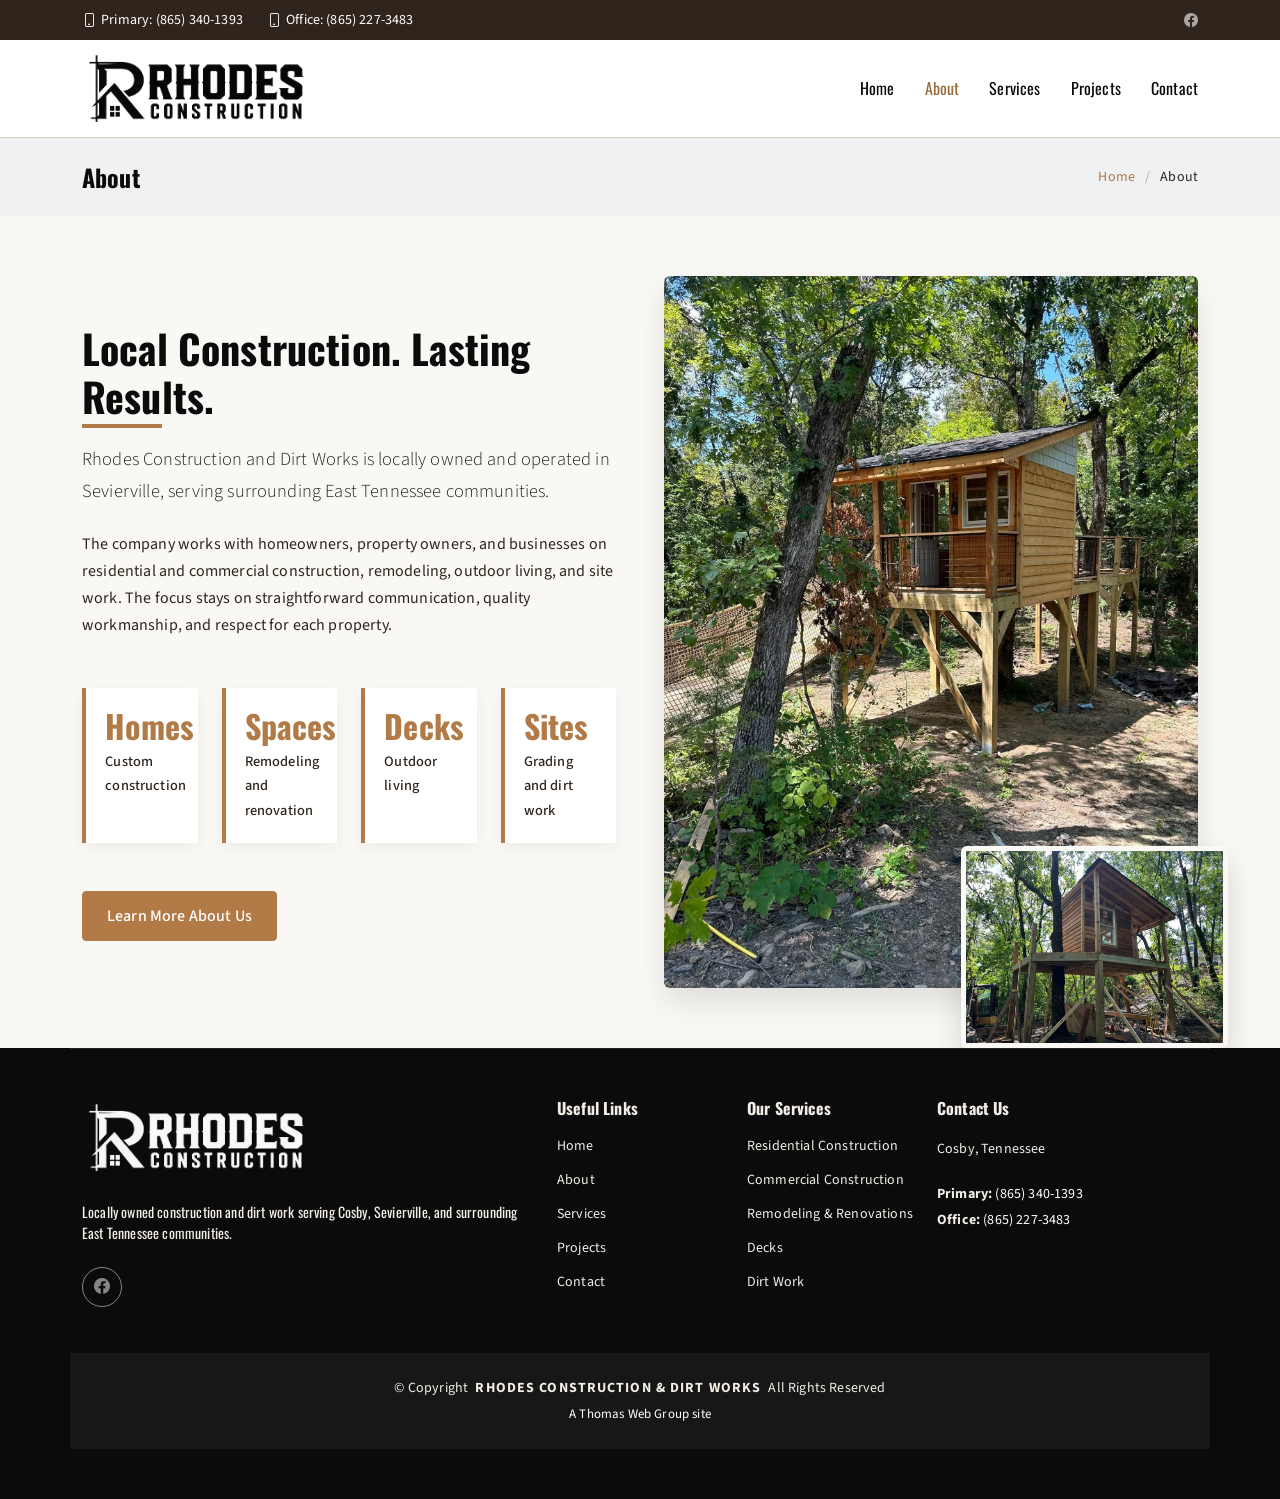
<file: about.html>
<!DOCTYPE html>
<html lang="en">

<head>
  <meta charset="utf-8">
  <meta content="width=device-width, initial-scale=1.0" name="viewport">
  <title>About Rhodes Construction | Sevierville, TN</title>
  <meta name="description" content="Learn about Rhodes Construction and Dirt Works, a locally owned and operated construction company serving Sevierville and surrounding East Tennessee communities.">
  <meta name="keywords" content="Rhodes Construction, Sevierville construction, residential construction, commercial construction, East Tennessee">

  <!-- Favicons -->
  <link href="assets/img/iconForBrowserTab.png" rel="icon">
  <link href="assets/img/iconForBrowserTab.png" rel="apple-touch-icon">

  <!-- Fonts -->
  <link href="https://fonts.googleapis.com" rel="preconnect">
  <link href="https://fonts.gstatic.com" rel="preconnect" crossorigin>
  <link href="https://fonts.googleapis.com/css2?family=Roboto:ital,wght@0,100;0,300;0,400;0,500;0,700;0,900;1,100;1,300;1,400;1,500;1,700;1,900&family=Lato:ital,wght@0,100;0,300;0,400;0,700;0,900;1,100;1,300;1,400;1,700;1,900&family=Ubuntu:ital,wght@0,300;0,400;0,500;0,700;1,300;1,400;1,500;1,700&display=swap" rel="stylesheet">
    <link href="https://fonts.googleapis.com/css2?family=Kaushan+Script&family=Oswald:wght@400;500;600;700&family=Source+Sans+3:wght@400;500;600;700&display=swap" rel="stylesheet">

  <!-- Vendor CSS Files -->
  <link href="assets/vendor/bootstrap/css/bootstrap.min.css" rel="stylesheet">
  <link href="assets/vendor/bootstrap-icons/bootstrap-icons.css" rel="stylesheet">
  <link href="assets/vendor/aos/aos.css" rel="stylesheet">
  <link href="assets/vendor/swiper/swiper-bundle.min.css" rel="stylesheet">
  <link href="assets/vendor/glightbox/css/glightbox.min.css" rel="stylesheet">

  <!-- Main CSS File -->
  <link href="assets/css/main.css" rel="stylesheet">

</head>

<body class="about-page">

  <header id="header" class="header sticky-top">

    <div class="topbar d-flex align-items-center dark-background">
      <div class="container d-flex justify-content-center justify-content-md-between">
        <div class="contact-info d-flex align-items-center">
          <i class="bi bi-phone d-flex align-items-center"><a href="tel:+18653401393">Primary: (865) 340-1393</a></i>
          <i class="bi bi-phone d-flex align-items-center ms-4"><a href="tel:+18652273483">Office: (865) 227-3483</a></i>
        </div>
        <div class="social-links d-none d-md-flex align-items-center">
          <a href="https://www.facebook.com/profile.php?id=61579933262191" class="facebook" aria-label="Facebook"><i class="bi bi-facebook"></i></a>
        </div>
      </div>
    </div><!-- End Top Bar -->

    <div class="branding d-flex align-items-cente">

      <div class="container position-relative d-flex align-items-center justify-content-between">
        <a href="index.html" class="logo d-flex align-items-center">
          <!-- Uncomment the line below if you also wish to use an image logo -->
          <img src="assets/img/mainLogo.png" alt="Rhodes Construction and Dirt Works">
        </a>

        <nav id="navmenu" class="navmenu">
          <ul>
            <li><a href="index.html">Home</a></li>
            <li><a href="about.html" class="active">About</a></li>
            <li><a href="services.html">Services</a></li>
            <li><a href="projects.html">Projects</a></li>
            <li><a href="contact.html">Contact</a></li>
          </ul>
          <i class="mobile-nav-toggle d-xl-none bi bi-list"></i>
        </nav>

      </div>

    </div>

  </header>

  <main class="main">

    <!-- Page Title -->
    <div class="page-title light-background">
      <div class="container d-lg-flex justify-content-between align-items-center">
        <h1 class="mb-2 mb-lg-0">About</h1>
        <nav class="breadcrumbs">
          <ol>
            <li><a href="index.html">Home</a></li>
            <li class="current">About</li>
          </ol>
        </nav>
      </div>
    </div><!-- End Page Title -->

    <!-- About Section -->
    <section id="about" class="about section">

      <div class="container" data-aos="fade-up" data-aos-delay="100">

        <div class="row align-items-center g-5">
          <div class="col-lg-6">
            <div class="about-content" data-aos="fade-right" data-aos-delay="200">
              <h2>Local Construction. Lasting Results.</h2>
              <p class="lead">Rhodes Construction and Dirt Works is locally owned and operated in Sevierville, serving surrounding East Tennessee communities.</p>
              <p>The company works with homeowners, property owners, and businesses on residential and commercial construction, remodeling, outdoor living, and site work. The focus stays on straightforward communication, quality workmanship, and respect for each property.</p>

              <div class="achievement-boxes row g-4 mt-4">
                <div class="col-6 col-md-3" data-aos="fade-up" data-aos-delay="300">
                  <div class="achievement-box">
                    <h3>Homes</h3>
                    <p>Custom construction</p>
                  </div>
                </div>
                <div class="col-6 col-md-3" data-aos="fade-up" data-aos-delay="400">
                  <div class="achievement-box">
                    <h3>Spaces</h3>
                    <p>Remodeling and renovation</p>
                  </div>
                </div>
                <div class="col-6 col-md-3" data-aos="fade-up" data-aos-delay="500">
                  <div class="achievement-box">
                    <h3>Decks</h3>
                    <p>Outdoor living</p>
                  </div>
                </div>
                <div class="col-6 col-md-3" data-aos="fade-up" data-aos-delay="600">
                  <div class="achievement-box">
                    <h3>Sites</h3>
                    <p>Grading and dirt work</p>
                  </div>
                </div>
              </div>

              <div class="cta-container mt-5" data-aos="fade-up" data-aos-delay="800">
                <a href="about.html" class="btn btn-primary">Learn More About Us</a>
              </div>
            </div>
          </div>

          <div class="col-lg-6">
            <div class="about-image position-relative" data-aos="fade-left" data-aos-delay="200">
              <img src="assets/img/TreeHouseCabinBuildFinished.webp" alt="Finished cabin project" class="img-fluid main-image rounded">
              <div class="image-overlay">
                <img src="assets/img/TreeHouseCabinBuildProgress.webp" alt="Cabin construction in progress" class="img-fluid rounded">
              </div>
            </div>
          </div>
        </div>

      </div>

    </section><!-- /About Section -->

  </main>

  <footer id="footer" class="footer dark-background">

    <div class="container footer-top">
      <div class="row gy-4">
        <div class="col-lg-5 col-md-12 footer-about">
          <a href="index.html" class="logo d-flex align-items-center">
            <img src="assets/img/mainLogo.png" alt="Rhodes Construction and Dirt Works">
          </a>
          <p>Locally owned construction and dirt work serving Cosby, Sevierville, and surrounding East Tennessee communities.</p>
          <div class="social-links d-flex mt-4">
            <a href="https://www.facebook.com/profile.php?id=61579933262191" aria-label="Facebook"><i class="bi bi-facebook"></i></a>
          </div>
        </div>

        <div class="col-lg-2 col-6 footer-links">
          <h4>Useful Links</h4>
          <ul>
            <li><a href="index.html">Home</a></li>
            <li><a href="about.html">About</a></li>
            <li><a href="services.html">Services</a></li>
            <li><a href="projects.html">Projects</a></li>
            <li><a href="contact.html">Contact</a></li>
          </ul>
        </div>

        <div class="col-lg-2 col-6 footer-links">
          <h4>Our Services</h4>
          <ul>
            <li><a href="services.html">Residential Construction</a></li>
            <li><a href="services.html">Commercial Construction</a></li>
            <li><a href="services.html">Remodeling &amp; Renovations</a></li>
            <li><a href="services.html">Decks</a></li>
            <li><a href="services.html">Dirt Work</a></li>
          </ul>
        </div>

        <div class="col-lg-3 col-md-12 footer-contact text-center text-md-start">
          <h4>Contact Us</h4>
          <p>Cosby, Tennessee</p>
          <p class="mt-4"><strong>Primary:</strong> <a href="tel:+18653401393">(865) 340-1393</a></p>
          <p><strong>Office:</strong> <a href="tel:+18652273483">(865) 227-3483</a></p>
        </div>

      </div>
    </div>

    <div class="container copyright text-center mt-4">
      <p>© <span>Copyright</span> <strong class="px-1 sitename">Rhodes Construction &amp; Dirt Works</strong> <span>All Rights Reserved</span></p>
      <p class="credits"><a href="https://www.thomaswebgroup.com/" rel="noopener">A Thomas Web Group site</a></p>
    </div>

  </footer>

  <!-- Scroll Top -->
  <a href="#" id="scroll-top" class="scroll-top d-flex align-items-center justify-content-center"><i class="bi bi-arrow-up-short"></i></a>

  <!-- Preloader -->
  <div id="preloader"></div>

  <!-- Vendor JS Files -->
  <script src="assets/vendor/bootstrap/js/bootstrap.bundle.min.js"></script>
  <script src="assets/vendor/php-email-form/validate.js"></script>
  <script src="assets/vendor/aos/aos.js"></script>
  <script src="assets/vendor/swiper/swiper-bundle.min.js"></script>
  <script src="assets/vendor/glightbox/js/glightbox.min.js"></script>

  <!-- Main JS File -->
  <script src="assets/js/main.js"></script>

</body>

</html>
</file>
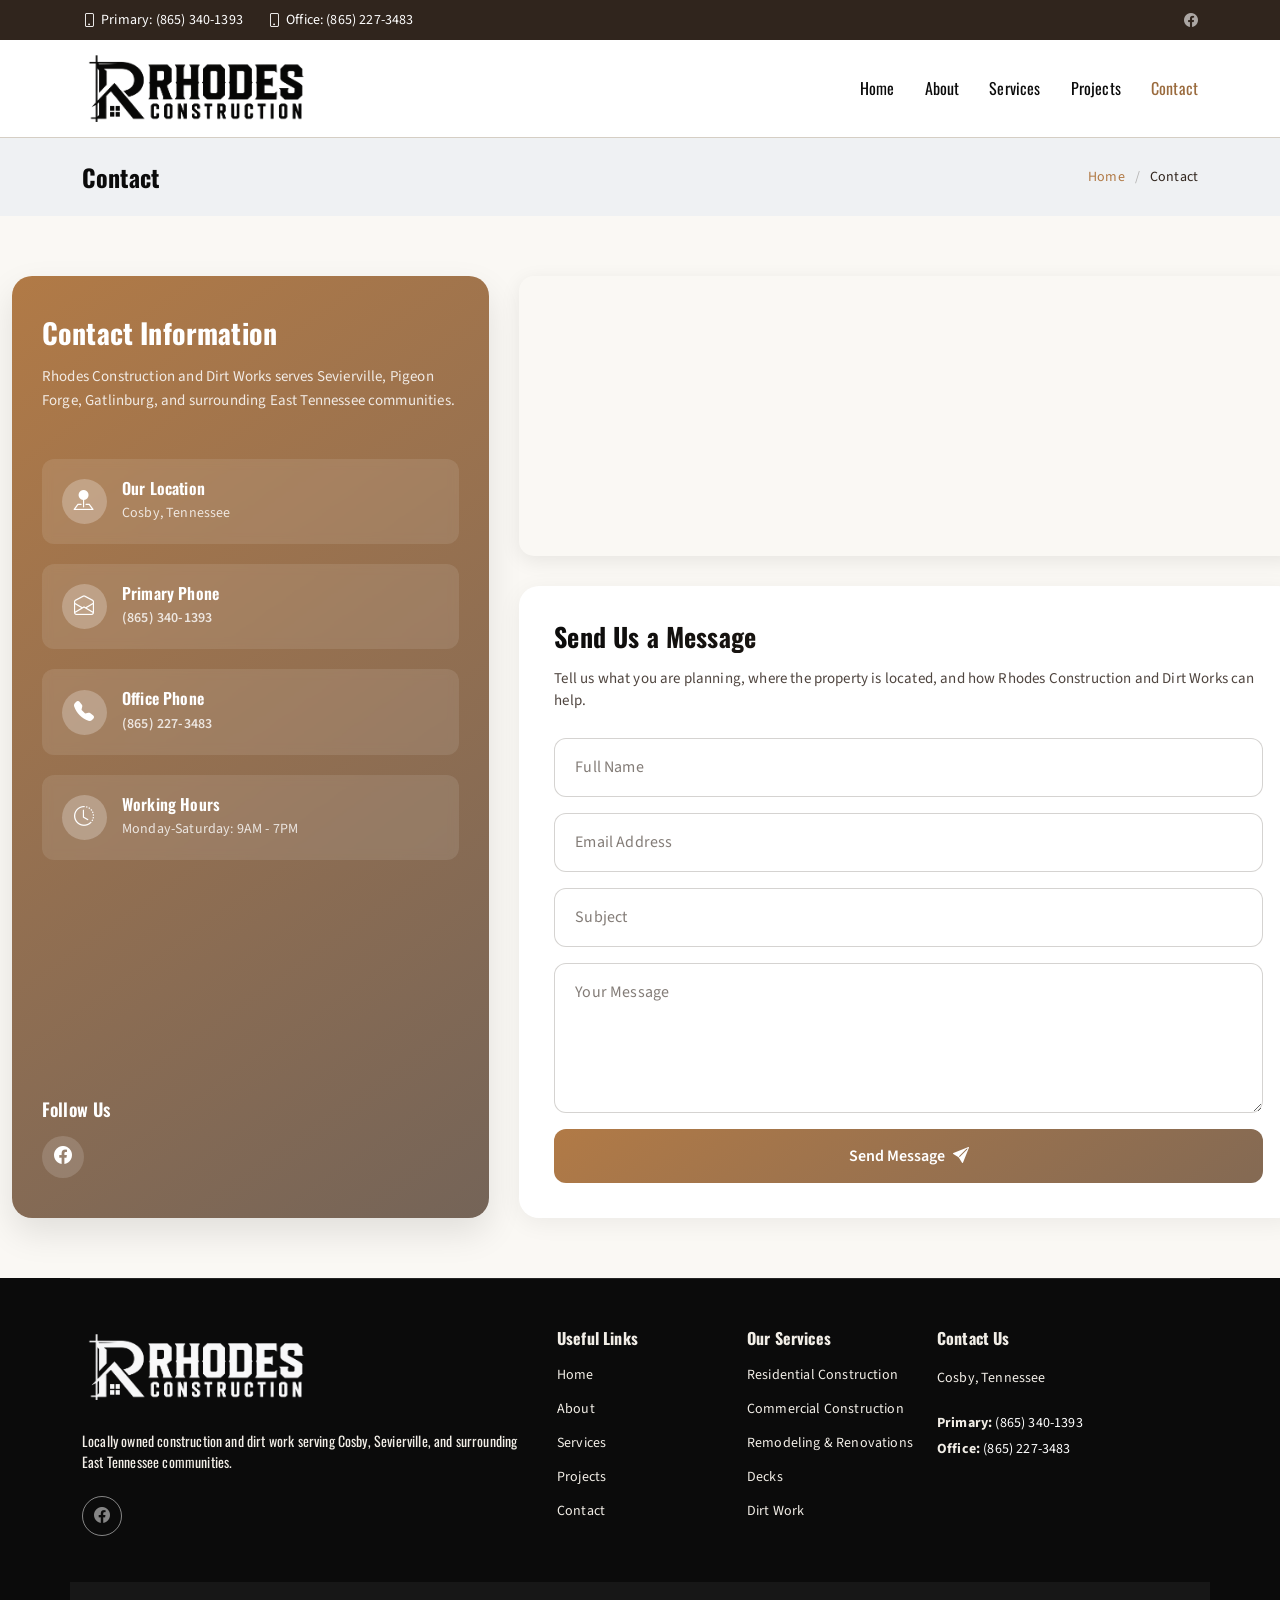
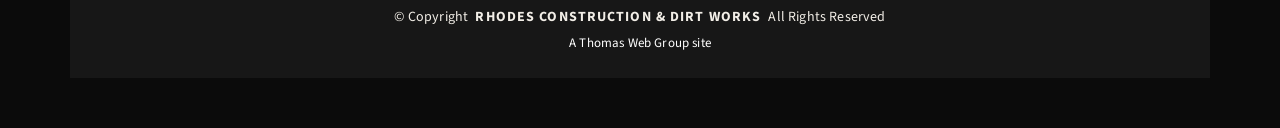
<file: contact.html>
<!DOCTYPE html>
<html lang="en">

<head>
  <meta charset="utf-8">
  <meta content="width=device-width, initial-scale=1.0" name="viewport">
  <title>Contact Rhodes Construction | Get a Free Estimate</title>
  <meta name="description" content="Contact Rhodes Construction and Dirt Works for custom homes, remodeling, decks, dirt work, grading, excavation, land clearing, and driveway work in the Sevierville area.">
  <meta name="keywords" content="contact construction company Sevierville TN, free estimate, dirt work, remodeling, decks">

  <!-- Favicons -->
  <link href="assets/img/iconForBrowserTab.png" rel="icon">
  <link href="assets/img/iconForBrowserTab.png" rel="apple-touch-icon">

  <!-- Fonts -->
  <link href="https://fonts.googleapis.com" rel="preconnect">
  <link href="https://fonts.gstatic.com" rel="preconnect" crossorigin>
  <link href="https://fonts.googleapis.com/css2?family=Roboto:ital,wght@0,100;0,300;0,400;0,500;0,700;0,900;1,100;1,300;1,400;1,500;1,700;1,900&family=Lato:ital,wght@0,100;0,300;0,400;0,700;0,900;1,100;1,300;1,400;1,700;1,900&family=Ubuntu:ital,wght@0,300;0,400;0,500;0,700;1,300;1,400;1,500;1,700&display=swap" rel="stylesheet">
    <link href="https://fonts.googleapis.com/css2?family=Kaushan+Script&family=Oswald:wght@400;500;600;700&family=Source+Sans+3:wght@400;500;600;700&display=swap" rel="stylesheet">

  <!-- Vendor CSS Files -->
  <link href="assets/vendor/bootstrap/css/bootstrap.min.css" rel="stylesheet">
  <link href="assets/vendor/bootstrap-icons/bootstrap-icons.css" rel="stylesheet">
  <link href="assets/vendor/aos/aos.css" rel="stylesheet">
  <link href="assets/vendor/swiper/swiper-bundle.min.css" rel="stylesheet">
  <link href="assets/vendor/glightbox/css/glightbox.min.css" rel="stylesheet">

  <!-- Main CSS File -->
  <link href="assets/css/main.css" rel="stylesheet">

</head>

<body class="contact-page">

  <header id="header" class="header sticky-top">

    <div class="topbar d-flex align-items-center dark-background">
      <div class="container d-flex justify-content-center justify-content-md-between">
        <div class="contact-info d-flex align-items-center">
          <i class="bi bi-phone d-flex align-items-center"><a href="tel:+18653401393">Primary: (865) 340-1393</a></i>
          <i class="bi bi-phone d-flex align-items-center ms-4"><a href="tel:+18652273483">Office: (865) 227-3483</a></i>
        </div>
        <div class="social-links d-none d-md-flex align-items-center">
          <a href="https://www.facebook.com/profile.php?id=61579933262191" class="facebook" aria-label="Facebook"><i class="bi bi-facebook"></i></a>
        </div>
      </div>
    </div><!-- End Top Bar -->

    <div class="branding d-flex align-items-cente">

      <div class="container position-relative d-flex align-items-center justify-content-between">
        <a href="index.html" class="logo d-flex align-items-center">
          <!-- Uncomment the line below if you also wish to use an image logo -->
          <img src="assets/img/mainLogo.png" alt="Rhodes Construction and Dirt Works">
        </a>

        <nav id="navmenu" class="navmenu">
          <ul>
            <li><a href="index.html">Home</a></li>
            <li><a href="about.html">About</a></li>
            <li><a href="services.html">Services</a></li>
            <li><a href="projects.html">Projects</a></li>
            <li><a href="contact.html" class="active">Contact</a></li>
          </ul>
          <i class="mobile-nav-toggle d-xl-none bi bi-list"></i>
        </nav>

      </div>

    </div>

  </header>

  <main class="main">

    <!-- Page Title -->
    <div class="page-title light-background">
      <div class="container d-lg-flex justify-content-between align-items-center">
        <h1 class="mb-2 mb-lg-0">Contact</h1>
        <nav class="breadcrumbs">
          <ol>
            <li><a href="index.html">Home</a></li>
            <li class="current">Contact</li>
          </ol>
        </nav>
      </div>
    </div><!-- End Page Title -->

    <!-- Contact Section -->
    <section id="contact" class="contact section">

      <div class="container">
        <div class="contact-wrapper">
          <div class="contact-info-panel">
            <div class="contact-info-header">
              <h3>Contact Information</h3>
              <p>Rhodes Construction and Dirt Works serves Sevierville, Pigeon Forge, Gatlinburg, and surrounding East Tennessee communities.</p>
            </div>

            <div class="contact-info-cards">
              <div class="info-card">
                <div class="icon-container">
                  <i class="bi bi-pin-map-fill"></i>
                </div>
                <div class="card-content">
                  <h4>Our Location</h4>
                  <p>Cosby, Tennessee</p>
                </div>
              </div>

              <div class="info-card">
                <div class="icon-container">
                  <i class="bi bi-envelope-open"></i>
                </div>
                <div class="card-content">
                  <h4>Primary Phone</h4>
                  <p><a href="tel:+18653401393">(865) 340-1393</a></p>
                </div>
              </div>

              <div class="info-card">
                <div class="icon-container">
                  <i class="bi bi-telephone-fill"></i>
                </div>
                <div class="card-content">
                  <h4>Office Phone</h4>
                  <p><a href="tel:+18652273483">(865) 227-3483</a></p>
                </div>
              </div>

              <div class="info-card">
                <div class="icon-container">
                  <i class="bi bi-clock-history"></i>
                </div>
                <div class="card-content">
                  <h4>Working Hours</h4>
                  <p>Monday-Saturday: 9AM - 7PM</p>
                </div>
              </div>
            </div>

            <div class="social-links-panel">
              <h5>Follow Us</h5>
              <div class="social-icons">
                <a href="https://www.facebook.com/profile.php?id=61579933262191" aria-label="Facebook"><i class="bi bi-facebook"></i></a>
              </div>
            </div>
          </div>

          <div class="contact-form-panel">
            <div class="map-container">
              <iframe src="https://www.google.com/maps?q=Sevierville%2C%20Gatlinburg%2C%20Newport%2C%20Cosby%2C%20TN&output=embed" width="100%" height="100%" style="border:0;" allowfullscreen="" loading="lazy" referrerpolicy="no-referrer-when-downgrade" title="Map of the Sevierville, Gatlinburg, Newport, and Cosby service area"></iframe>
            </div>

            <div class="form-container">
              <h3>Send Us a Message</h3>
              <p>Tell us what you are planning, where the property is located, and how Rhodes Construction and Dirt Works can help.</p>

              <form action="forms/contact.php" method="post" class="php-email-form">
                <div class="form-floating mb-3">
                  <input type="text" class="form-control" id="nameInput" name="name" placeholder="Full Name" required="">
                  <label for="nameInput">Full Name</label>
                </div>

                <div class="form-floating mb-3">
                  <input type="email" class="form-control" id="emailInput" name="email" placeholder="Email Address" required="">
                  <label for="emailInput">Email Address</label>
                </div>

                <div class="form-floating mb-3">
                  <input type="text" class="form-control" id="subjectInput" name="subject" placeholder="Subject" required="">
                  <label for="subjectInput">Subject</label>
                </div>

                <div class="form-floating mb-3">
                  <textarea class="form-control" id="messageInput" name="message" rows="5" placeholder="Your Message" style="height: 150px" required=""></textarea>
                  <label for="messageInput">Your Message</label>
                </div>

                <div class="my-3">
                  <div class="loading">Loading</div>
                  <div class="error-message"></div>
                  <div class="sent-message">Your message has been sent. Thank you!</div>
                </div>

                <div class="d-grid">
                  <button type="submit" class="btn-submit">Send Message <i class="bi bi-send-fill ms-2"></i></button>
                </div>
              </form>
            </div>
          </div>
        </div>
      </div>
    </section><!-- /Contact Section -->

  </main>

  <footer id="footer" class="footer dark-background">

    <div class="container footer-top">
      <div class="row gy-4">
        <div class="col-lg-5 col-md-12 footer-about">
          <a href="index.html" class="logo d-flex align-items-center">
            <img src="assets/img/mainLogo.png" alt="Rhodes Construction and Dirt Works">
          </a>
          <p>Locally owned construction and dirt work serving Cosby, Sevierville, and surrounding East Tennessee communities.</p>
          <div class="social-links d-flex mt-4">
            <a href="https://www.facebook.com/profile.php?id=61579933262191" aria-label="Facebook"><i class="bi bi-facebook"></i></a>
          </div>
        </div>

        <div class="col-lg-2 col-6 footer-links">
          <h4>Useful Links</h4>
          <ul>
            <li><a href="index.html">Home</a></li>
            <li><a href="about.html">About</a></li>
            <li><a href="services.html">Services</a></li>
            <li><a href="projects.html">Projects</a></li>
            <li><a href="contact.html">Contact</a></li>
          </ul>
        </div>

        <div class="col-lg-2 col-6 footer-links">
          <h4>Our Services</h4>
          <ul>
            <li><a href="services.html">Residential Construction</a></li>
            <li><a href="services.html">Commercial Construction</a></li>
            <li><a href="services.html">Remodeling &amp; Renovations</a></li>
            <li><a href="services.html">Decks</a></li>
            <li><a href="services.html">Dirt Work</a></li>
          </ul>
        </div>

        <div class="col-lg-3 col-md-12 footer-contact text-center text-md-start">
          <h4>Contact Us</h4>
          <p>Cosby, Tennessee</p>
          <p class="mt-4"><strong>Primary:</strong> <a href="tel:+18653401393">(865) 340-1393</a></p>
          <p><strong>Office:</strong> <a href="tel:+18652273483">(865) 227-3483</a></p>
        </div>

      </div>
    </div>

    <div class="container copyright text-center mt-4">
      <p>© <span>Copyright</span> <strong class="px-1 sitename">Rhodes Construction &amp; Dirt Works</strong> <span>All Rights Reserved</span></p>
      <p class="credits"><a href="https://www.thomaswebgroup.com/" rel="noopener">A Thomas Web Group site</a></p>
    </div>

  </footer>

  <!-- Scroll Top -->
  <a href="#" id="scroll-top" class="scroll-top d-flex align-items-center justify-content-center"><i class="bi bi-arrow-up-short"></i></a>

  <!-- Preloader -->
  <div id="preloader"></div>

  <!-- Vendor JS Files -->
  <script src="assets/vendor/bootstrap/js/bootstrap.bundle.min.js"></script>
  <script src="assets/vendor/php-email-form/validate.js"></script>
  <script src="assets/vendor/aos/aos.js"></script>
  <script src="assets/vendor/swiper/swiper-bundle.min.js"></script>
  <script src="assets/vendor/glightbox/js/glightbox.min.js"></script>

  <!-- Main JS File -->
  <script src="assets/js/main.js"></script>

</body>

</html>
</file>
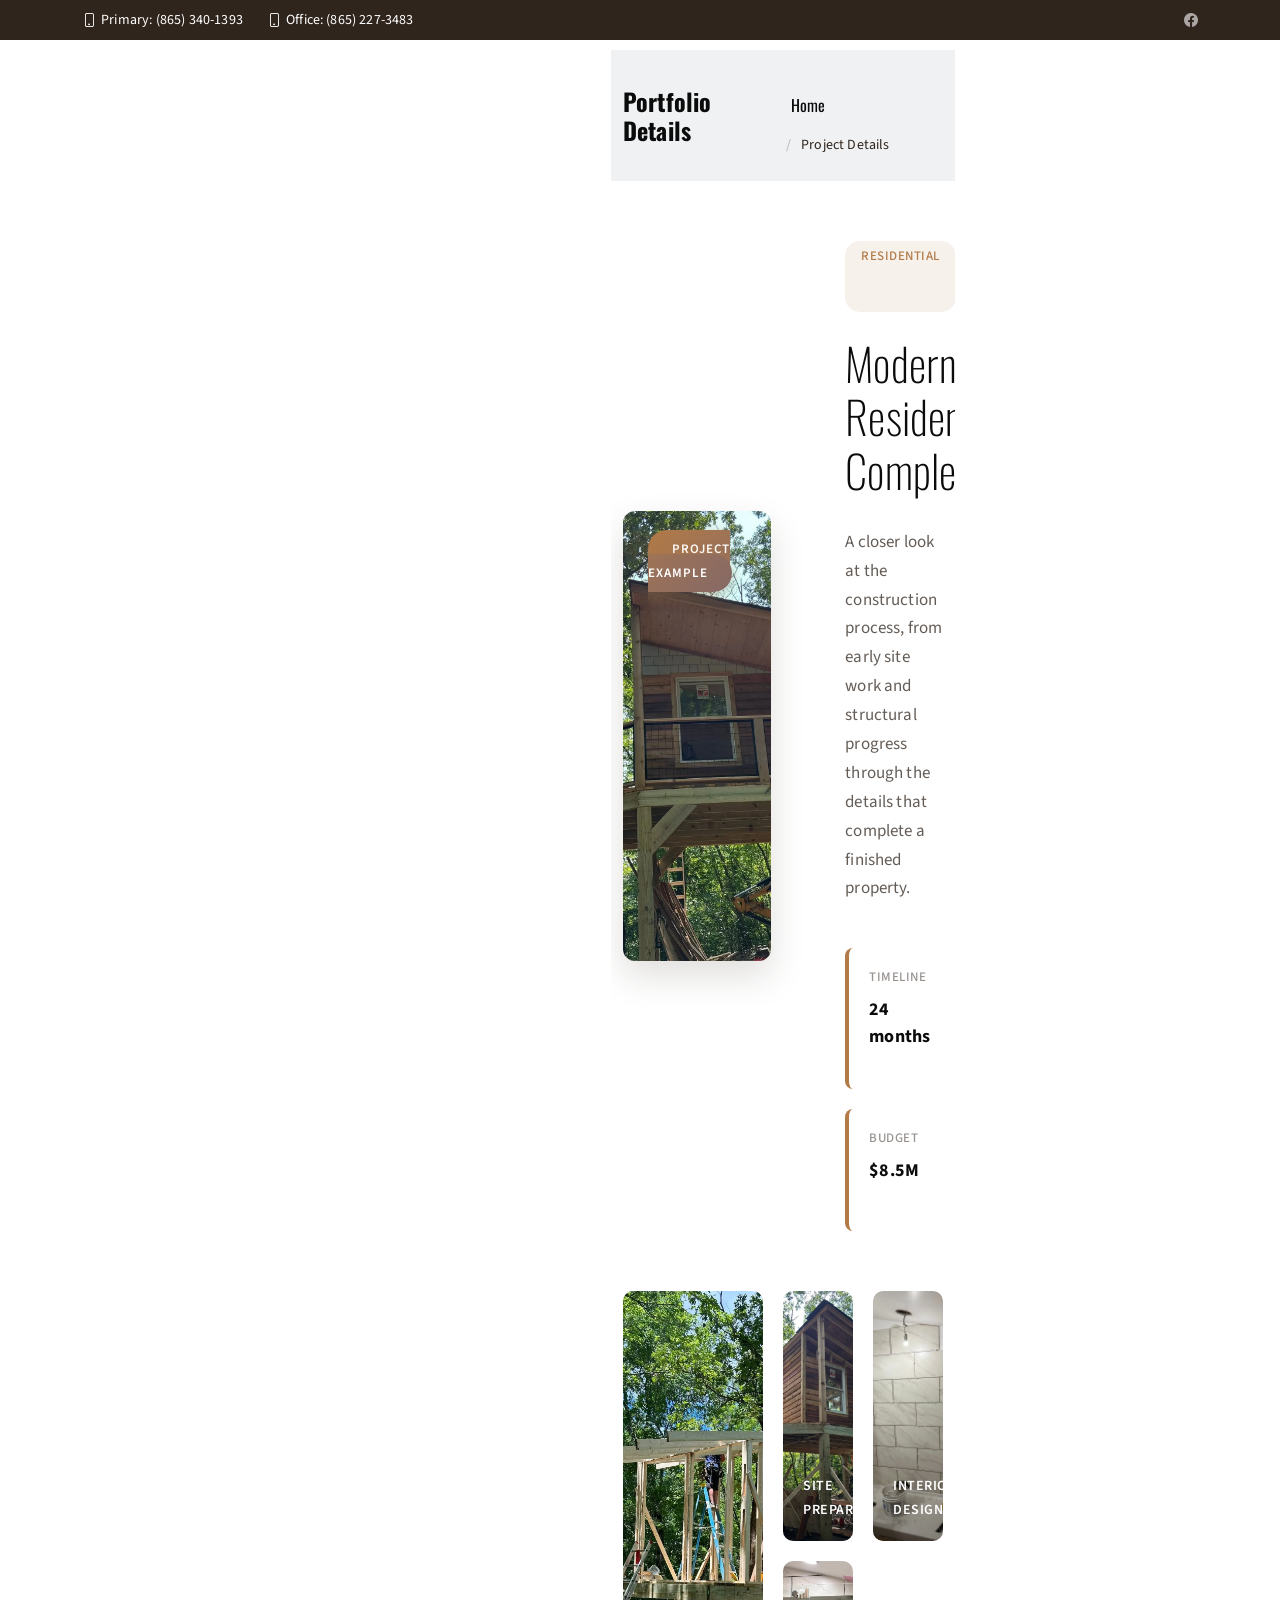
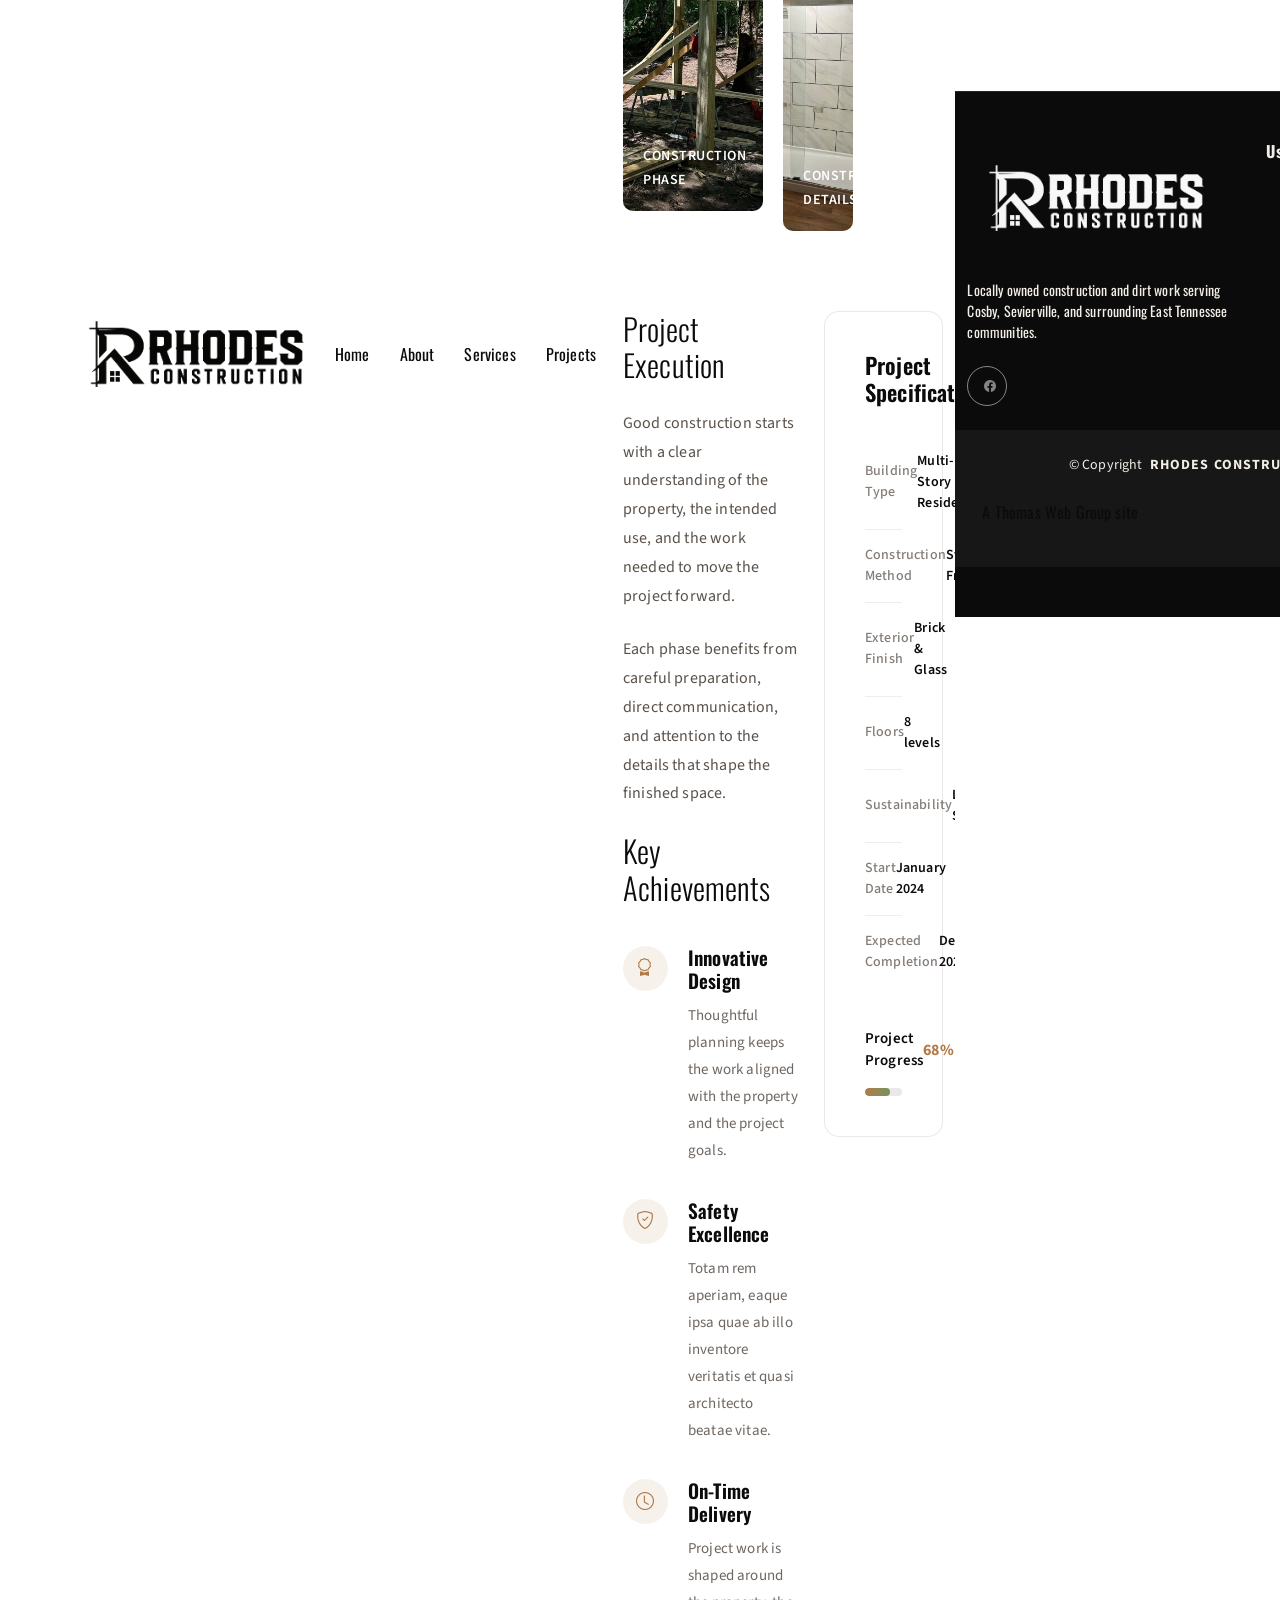
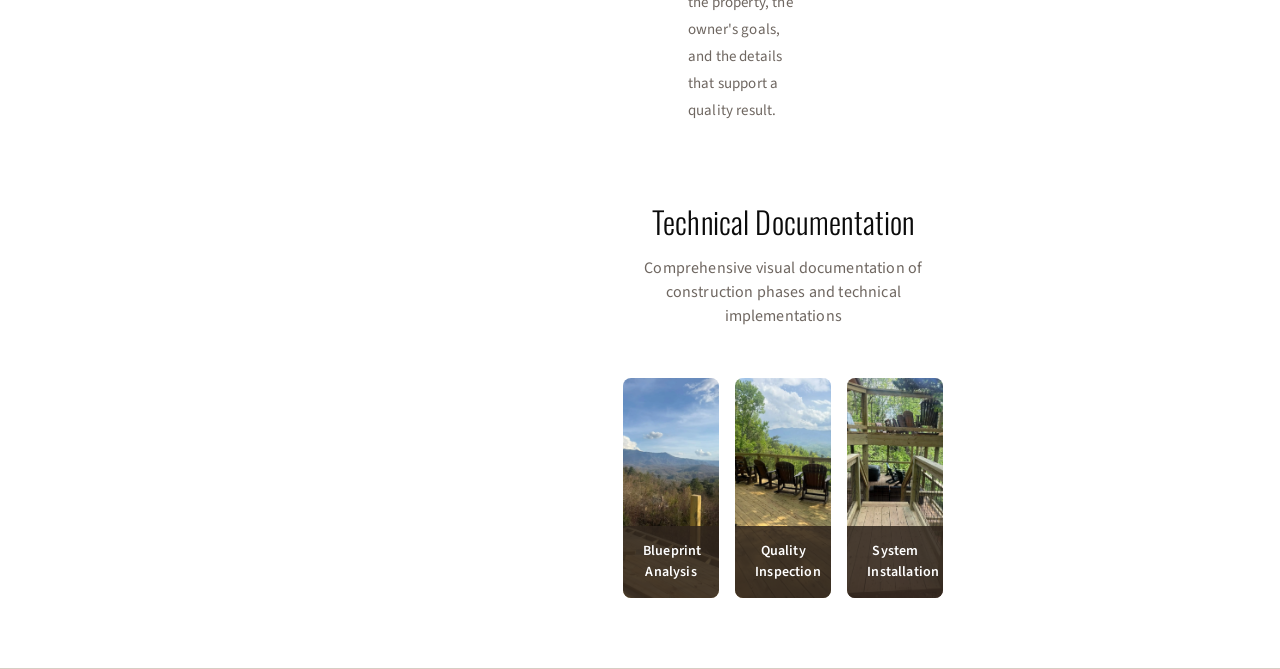
<file: project-details.html>
<!DOCTYPE html>
<html lang="en">

<head>
  <meta charset="utf-8">
  <meta content="width=device-width, initial-scale=1.0" name="viewport">
  <title>Project Details | Rhodes Construction and Dirt Works</title>
  <meta name="description" content="A project example from Rhodes Construction and Dirt Works, showing residential construction, remodeling, decks, and property preparation work.">
  <meta name="keywords" content="Rhodes Construction project, residential construction East Tennessee, remodeling, decks">

  <!-- Favicons -->
  <link href="assets/img/iconForBrowserTab.png" rel="icon">
  <link href="assets/img/iconForBrowserTab.png" rel="apple-touch-icon">

  <!-- Fonts -->
  <link href="https://fonts.googleapis.com" rel="preconnect">
  <link href="https://fonts.gstatic.com" rel="preconnect" crossorigin>
  <link href="https://fonts.googleapis.com/css2?family=Roboto:ital,wght@0,100;0,300;0,400;0,500;0,700;0,900;1,100;1,300;1,400;1,500;1,700;1,900&family=Lato:ital,wght@0,100;0,300;0,400;0,700;0,900;1,100;1,300;1,400;1,700;1,900&family=Ubuntu:ital,wght@0,300;0,400;0,500;0,700;1,300;1,400;1,500;1,700&display=swap" rel="stylesheet">

  <!-- Vendor CSS Files -->
  <link href="assets/vendor/bootstrap/css/bootstrap.min.css" rel="stylesheet">
  <link href="assets/vendor/bootstrap-icons/bootstrap-icons.css" rel="stylesheet">
  <link href="assets/vendor/aos/aos.css" rel="stylesheet">
  <link href="assets/vendor/swiper/swiper-bundle.min.css" rel="stylesheet">
  <link href="assets/vendor/glightbox/css/glightbox.min.css" rel="stylesheet">

  <!-- Main CSS File -->
  <link href="assets/css/main.css" rel="stylesheet">

</head>

<body class="project-details-page">

  <header id="header" class="header sticky-top">

    <div class="topbar d-flex align-items-center dark-background">
      <div class="container d-flex justify-content-center justify-content-md-between">
        <div class="contact-info d-flex align-items-center">
          <i class="bi bi-phone d-flex align-items-center"><a href="tel:+18653401393">Primary: (865) 340-1393</a></i>
          <i class="bi bi-phone d-flex align-items-center ms-4"><a href="tel:+18652273483">Office: (865) 227-3483</a></i>
        </div>
        <div class="social-links d-none d-md-flex align-items-center">
          <a href="https://www.facebook.com/profile.php?id=61579933262191" class="facebook" aria-label="Facebook"><i class="bi bi-facebook"></i></a>
        </div>
      </div>
    </div><!-- End Top Bar -->

    <div class="branding d-flex align-items-cente">

      <div class="container position-relative d-flex align-items-center justify-content-between">
        <a href="index.html" class="logo d-flex align-items-center">
          <!-- Uncomment the line below if you also wish to use an image logo -->
          <img src="assets/img/mainLogo.png" alt="Rhodes Construction and Dirt Works">
        </a>

        <nav id="navmenu" class="navmenu">
          <ul>
            <li><a href="index.html">Home</a></li>
            <li><a href="about.html">About</a></li>
            <li><a href="services.html">Services</a></li>
            <li><a href="projects.html">Projects</a></li>

  <main class="main">

    <!-- Page Title -->
    <div class="page-title light-background">
      <div class="container d-lg-flex justify-content-between align-items-center">
        <h1 class="mb-2 mb-lg-0">Portfolio Details</h1>
        <nav class="breadcrumbs">
          <ol>
            <li><a href="index.html">Home</a></li>
            <li class="current">Project Details</li>
          </ol>
        </nav>
      </div>
    </div><!-- End Page Title -->

    <!-- Project Details Section -->
    <section id="project-details" class="project-details section">

      <div class="container" data-aos="fade-up" data-aos-delay="100">

        <div class="project-header" data-aos="zoom-in" data-aos-delay="200">
          <div class="row align-items-center">
            <div class="col-lg-6">
              <div class="project-banner">
                <img src="assets/img/TreeHouseCabinBuild.webp" alt="Cabin construction project" class="img-fluid">
                <div class="banner-badge">
                  <span class="status-indicator">Project Example</span>
                </div>
              </div>
            </div>
            <div class="col-lg-6">
              <div class="project-summary">
                <div class="project-tags">
                  <span class="tag">Residential</span>
                  <span class="tag">Green Valley District</span>
                </div>
                <h1 class="main-title">Modern Residential Complex</h1>
                <p class="summary-text">A closer look at the construction process, from early site work and structural progress through the details that complete a finished property.</p>

                <div class="key-metrics">
                  <div class="metric-row">
                    <div class="metric">
                      <span class="metric-title">Timeline</span>
                      <span class="metric-data">24 months</span>
                    </div>
                    <div class="metric">
                      <span class="metric-title">Total Area</span>
                      <span class="metric-data">65,000 sq ft</span>
                    </div>
                  </div>
                  <div class="metric-row">
                    <div class="metric">
                      <span class="metric-title">Budget</span>
                      <span class="metric-data">$8.5M</span>
                    </div>
                    <div class="metric">
                      <span class="metric-title">Units</span>
                      <span class="metric-data">42 apartments</span>
                    </div>
                  </div>
                </div>
              </div>
            </div>
          </div>
        </div>

        <div class="visual-showcase" data-aos="fade-up" data-aos-delay="300">
          <div class="showcase-grid">
            <div class="showcase-item large">
              <img src="assets/img/TreeHouseCabinBuildStart.webp" alt="Cabin build starting phase" class="img-fluid" loading="lazy">
              <div class="item-overlay">
                <span class="overlay-label">Construction Phase</span>
              </div>
            </div>
            <div class="showcase-item">
              <img src="assets/img/TreeHouseCabinBuildProgress.webp" alt="Cabin build progress" class="img-fluid" loading="lazy">
              <div class="item-overlay">
                <span class="overlay-label">Site Preparation</span>
              </div>
            </div>
            <div class="showcase-item">
              <img src="assets/img/bathRoomProgressShot.webp" alt="Bathroom renovation progress" class="img-fluid" loading="lazy">
              <div class="item-overlay">
                <span class="overlay-label">Interior Design</span>
              </div>
            </div>
            <div class="showcase-item tall">
              <img src="assets/img/BathRoomFinished.webp" alt="Finished bathroom detail" class="img-fluid" loading="lazy">
              <div class="item-overlay">
                <span class="overlay-label">Construction Details</span>
              </div>
            </div>
          </div>
        </div>

        <div class="detailed-breakdown" data-aos="fade-up" data-aos-delay="400">
          <div class="row">
            <div class="col-lg-7">
              <div class="breakdown-content">
                <h3>Project Execution</h3>
                <p>Good construction starts with a clear understanding of the property, the intended use, and the work needed to move the project forward.</p>
                <p>Each phase benefits from careful preparation, direct communication, and attention to the details that shape the finished space.</p>

                <h3>Key Achievements</h3>
                <div class="achievement-list">
                  <div class="achievement-point">
                    <div class="achievement-marker">
                      <i class="bi bi-award"></i>
                    </div>
                    <div class="achievement-details">
                      <h5>Innovative Design</h5>
                      <p>Thoughtful planning keeps the work aligned with the property and the project goals.</p>
                    </div>
                  </div>
                  <div class="achievement-point">
                    <div class="achievement-marker">
                      <i class="bi bi-shield-check"></i>
                    </div>
                    <div class="achievement-details">
                      <h5>Safety Excellence</h5>
                      <p>Totam rem aperiam, eaque ipsa quae ab illo inventore veritatis et quasi architecto beatae vitae.</p>
                    </div>
                  </div>
                  <div class="achievement-point">
                    <div class="achievement-marker">
                      <i class="bi bi-clock"></i>
                    </div>
                    <div class="achievement-details">
                      <h5>On-Time Delivery</h5>
                      <p>Project work is shaped around the property, the owner's goals, and the details that support a quality result.</p>
                    </div>
                  </div>
                </div>
              </div>
            </div>
            <div class="col-lg-5">
              <div class="specifications-panel">
                <h4>Project Specifications</h4>
                <div class="spec-table">
                  <div class="spec-row">
                    <span class="spec-name">Building Type</span>
                    <span class="spec-detail">Multi-Story Residential</span>
                  </div>
                  <div class="spec-row">
                    <span class="spec-name">Construction Method</span>
                    <span class="spec-detail">Steel Frame</span>
                  </div>
                  <div class="spec-row">
                    <span class="spec-name">Exterior Finish</span>
                    <span class="spec-detail">Brick &amp; Glass</span>
                  </div>
                  <div class="spec-row">
                    <span class="spec-name">Floors</span>
                    <span class="spec-detail">8 levels</span>
                  </div>
                  <div class="spec-row">
                    <span class="spec-name">Sustainability</span>
                    <span class="spec-detail">LEED Silver</span>
                  </div>
                  <div class="spec-row">
                    <span class="spec-name">Start Date</span>
                    <span class="spec-detail">January 2024</span>
                  </div>
                  <div class="spec-row">
                    <span class="spec-name">Expected Completion</span>
                    <span class="spec-detail">December 2025</span>
                  </div>
                </div>

                <div class="progress-indicator">
                  <div class="progress-header">
                    <span class="progress-label">Project Progress</span>
                    <span class="progress-percentage">68%</span>
                  </div>
                  <div class="progress-bar-container">
                    <div class="progress-bar" style="width: 68%"></div>
                  </div>
                </div>
              </div>
            </div>
          </div>
        </div>

        <div class="technical-gallery" data-aos="fade-up" data-aos-delay="500">
          <div class="gallery-header">
            <h3>Technical Documentation</h3>
            <p>Comprehensive visual documentation of construction phases and technical implementations</p>
          </div>
          <div class="row g-3">
            <div class="col-md-4">
              <div class="tech-item">
                <img src="assets/img/mountainViewDeckInProgressShot.webp" alt="Deck construction in progress" class="img-fluid" loading="lazy">
                <div class="tech-caption">Blueprint Analysis</div>
              </div>
            </div>
            <div class="col-md-4">
              <div class="tech-item">
                <img src="assets/img/mountainViewDeckFinished.webp" alt="Finished mountain deck" class="img-fluid" loading="lazy">
                <div class="tech-caption">Quality Inspection</div>
              </div>
            </div>
            <div class="col-md-4">
              <div class="tech-item">
                <img src="assets/img/MountainViewDeckUpperAndLowerFinished.webp" alt="Finished upper and lower decks" class="img-fluid" loading="lazy">
                <div class="tech-caption">System Installation</div>
              </div>
            </div>
          </div>
        </div>

      </div>

    </section><!-- /Project Details Section -->

  </main>

  <footer id="footer" class="footer dark-background">

    <div class="container footer-top">
      <div class="row gy-4">
        <div class="col-lg-5 col-md-12 footer-about">
          <a href="index.html" class="logo d-flex align-items-center">
            <img src="assets/img/mainLogo.png" alt="Rhodes Construction and Dirt Works">
          </a>
          <p>Locally owned construction and dirt work serving Cosby, Sevierville, and surrounding East Tennessee communities.</p>
          <div class="social-links d-flex mt-4">
            <a href="https://www.facebook.com/profile.php?id=61579933262191" aria-label="Facebook"><i class="bi bi-facebook"></i></a>
          </div>
        </div>

        <div class="col-lg-2 col-6 footer-links">
          <h4>Useful Links</h4>
          <ul>
            <li><a href="index.html">Home</a></li>
            <li><a href="about.html">About</a></li>
            <li><a href="services.html">Services</a></li>
            <li><a href="projects.html">Projects</a></li>
            <li><a href="contact.html">Contact</a></li>
          </ul>
        </div>

        <div class="col-lg-2 col-6 footer-links">
          <h4>Our Services</h4>
          <ul>
            <li><a href="services.html">Residential Construction</a></li>
            <li><a href="services.html">Commercial Construction</a></li>
            <li><a href="services.html">Remodeling &amp; Renovations</a></li>
            <li><a href="services.html">Decks</a></li>
            <li><a href="services.html">Dirt Work</a></li>
          </ul>
        </div>

        <div class="col-lg-3 col-md-12 footer-contact text-center text-md-start">
          <h4>Contact Us</h4>
          <p>Cosby, Tennessee</p>
          <p class="mt-4"><strong>Primary:</strong> <a href="tel:+18653401393">(865) 340-1393</a></p>
          <p><strong>Office:</strong> <a href="tel:+18652273483">(865) 227-3483</a></p>
        </div>

      </div>
    </div>

    <div class="container copyright text-center mt-4">
      <p>© <span>Copyright</span> <strong class="px-1 sitename">Rhodes Construction &amp; Dirt Works</strong> <span>All Rights Reserved</span></p>
      <p class="credits"><a href="https://www.thomaswebgroup.com/" rel="noopener">A Thomas Web Group site</a></p>
    </div>

  </footer>

  <!-- Scroll Top -->
  <a href="#" id="scroll-top" class="scroll-top d-flex align-items-center justify-content-center"><i class="bi bi-arrow-up-short"></i></a>

  <!-- Preloader -->
  <div id="preloader"></div>

  <!-- Vendor JS Files -->
  <script src="assets/vendor/bootstrap/js/bootstrap.bundle.min.js"></script>
  <script src="assets/vendor/php-email-form/validate.js"></script>
  <script src="assets/vendor/aos/aos.js"></script>
  <script src="assets/vendor/swiper/swiper-bundle.min.js"></script>
  <script src="assets/vendor/glightbox/js/glightbox.min.js"></script>

  <!-- Main JS File -->
  <script src="assets/js/main.js"></script>

</body>

</html>
</file>
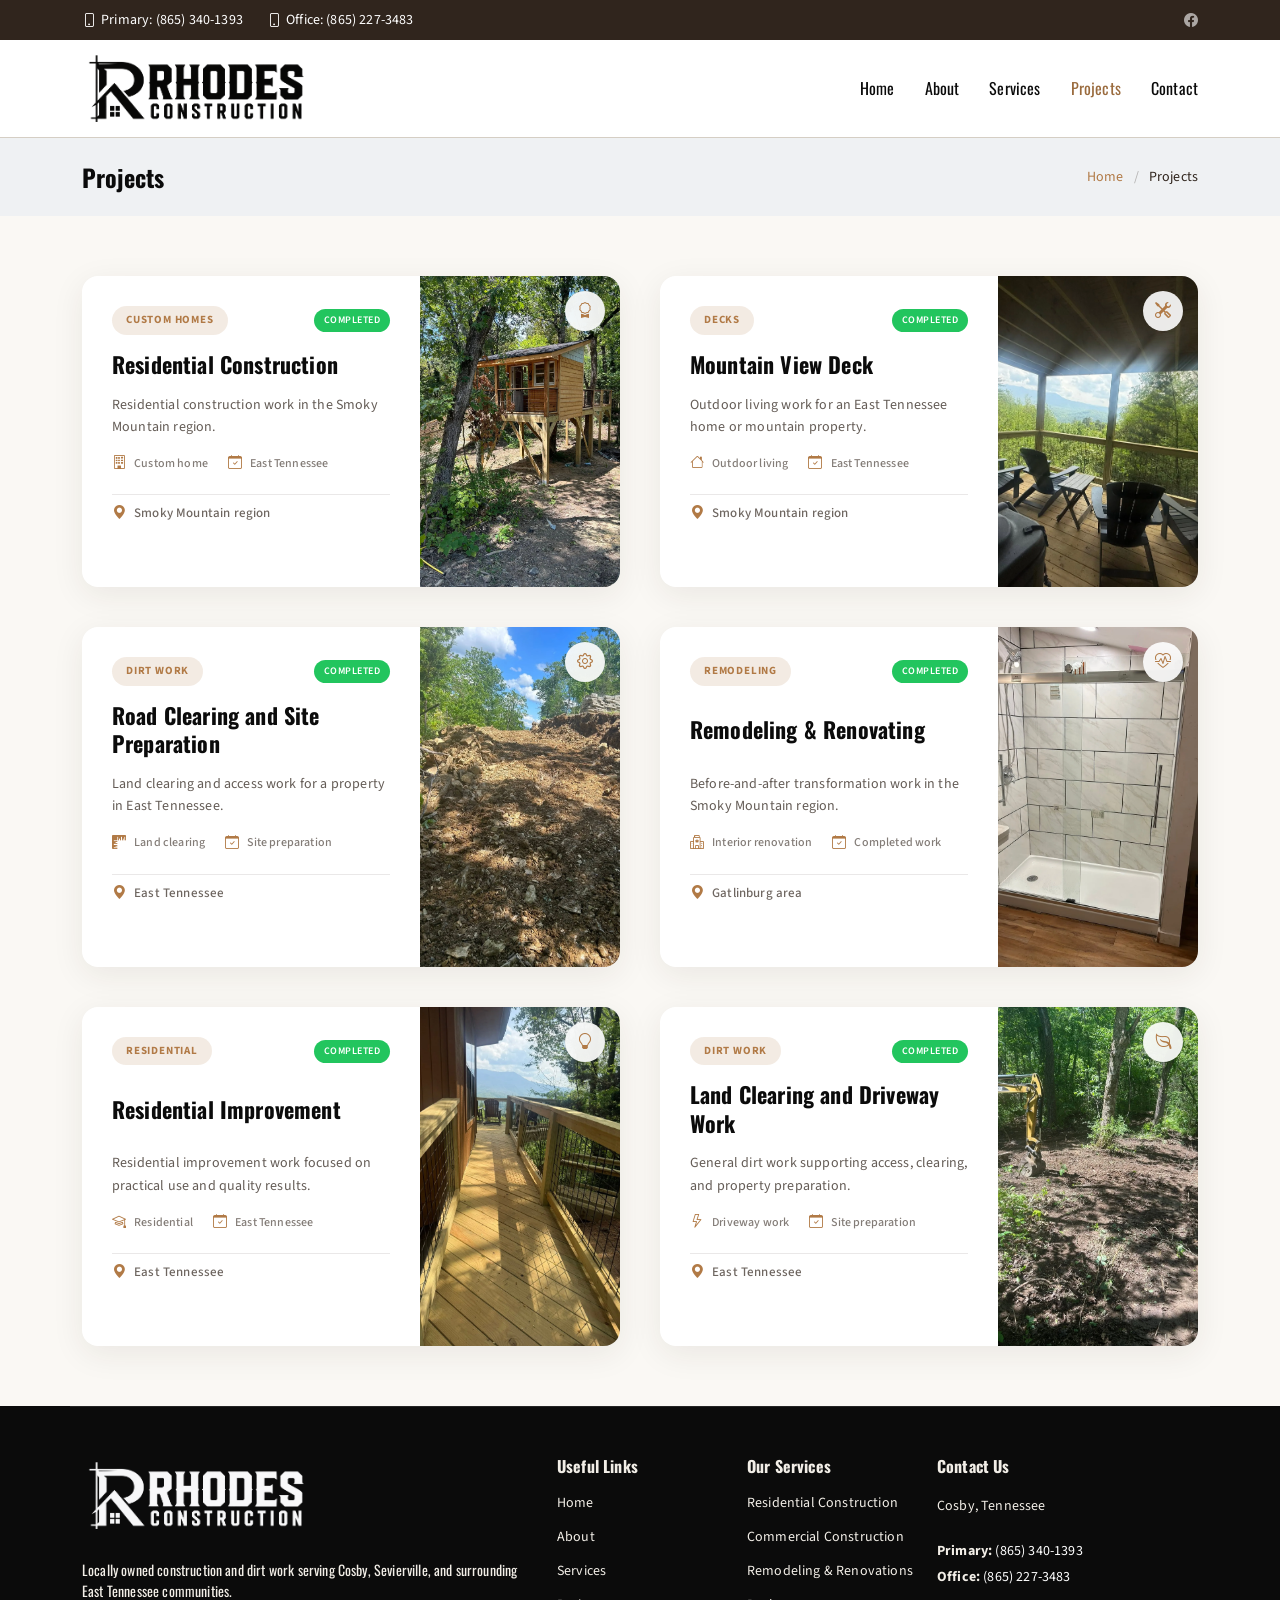
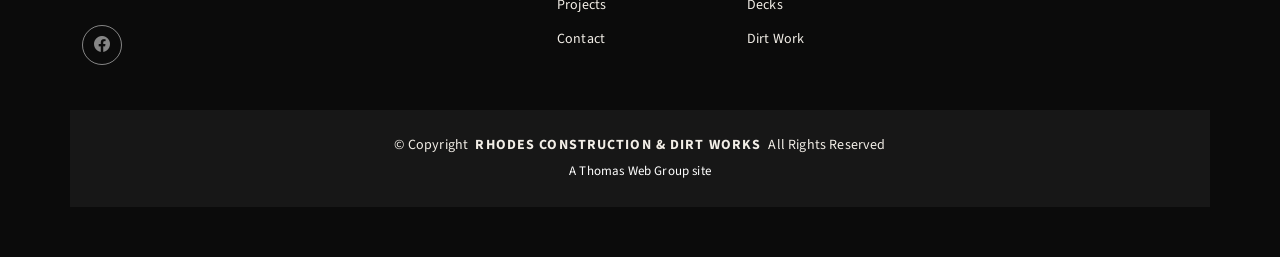
<file: projects.html>
<!DOCTYPE html>
<html lang="en">

<head>
  <meta charset="utf-8">
  <meta content="width=device-width, initial-scale=1.0" name="viewport">
  <title>Projects | Rhodes Construction and Dirt Works</title>
  <meta name="description" content="See examples of residential construction, custom homes, decks, remodeling, dirt work, grading, excavation, and land clearing by Rhodes Construction and Dirt Works.">
  <meta name="keywords" content="Rhodes Construction projects, custom homes, decks, remodeling, dirt work Sevierville TN">

  <!-- Favicons -->
  <link href="assets/img/iconForBrowserTab.png" rel="icon">
  <link href="assets/img/iconForBrowserTab.png" rel="apple-touch-icon">

  <!-- Fonts -->
  <link href="https://fonts.googleapis.com" rel="preconnect">
  <link href="https://fonts.gstatic.com" rel="preconnect" crossorigin>
  <link href="https://fonts.googleapis.com/css2?family=Roboto:ital,wght@0,100;0,300;0,400;0,500;0,700;0,900;1,100;1,300;1,400;1,500;1,700;1,900&family=Lato:ital,wght@0,100;0,300;0,400;0,700;0,900;1,100;1,300;1,400;1,700;1,900&family=Ubuntu:ital,wght@0,300;0,400;0,500;0,700;1,300;1,400;1,500;1,700&display=swap" rel="stylesheet">

  <!-- Vendor CSS Files -->
  <link href="assets/vendor/bootstrap/css/bootstrap.min.css" rel="stylesheet">
  <link href="assets/vendor/bootstrap-icons/bootstrap-icons.css" rel="stylesheet">
  <link href="assets/vendor/aos/aos.css" rel="stylesheet">
  <link href="assets/vendor/swiper/swiper-bundle.min.css" rel="stylesheet">
  <link href="assets/vendor/glightbox/css/glightbox.min.css" rel="stylesheet">

  <!-- Main CSS File -->
  <link href="assets/css/main.css" rel="stylesheet">

</head>

<body class="projects-page">

  <header id="header" class="header sticky-top">

    <div class="topbar d-flex align-items-center dark-background">
      <div class="container d-flex justify-content-center justify-content-md-between">
        <div class="contact-info d-flex align-items-center">
          <i class="bi bi-phone d-flex align-items-center"><a href="tel:+18653401393">Primary: (865) 340-1393</a></i>
          <i class="bi bi-phone d-flex align-items-center ms-4"><a href="tel:+18652273483">Office: (865) 227-3483</a></i>
        </div>
        <div class="social-links d-none d-md-flex align-items-center">
          <a href="https://www.facebook.com/profile.php?id=61579933262191" class="facebook" aria-label="Facebook"><i class="bi bi-facebook"></i></a>
        </div>
      </div>
    </div><!-- End Top Bar -->

    <div class="branding d-flex align-items-cente">

      <div class="container position-relative d-flex align-items-center justify-content-between">
        <a href="index.html" class="logo d-flex align-items-center">
          <!-- Uncomment the line below if you also wish to use an image logo -->
          <img src="assets/img/mainLogo.png" alt="Rhodes Construction and Dirt Works">
        </a>

        <nav id="navmenu" class="navmenu">
          <ul>
            <li><a href="index.html">Home</a></li>
            <li><a href="about.html">About</a></li>
            <li><a href="services.html">Services</a></li>
            <li><a href="projects.html" class="active">Projects</a></li>
            <li><a href="contact.html">Contact</a></li>
          </ul>
          <i class="mobile-nav-toggle d-xl-none bi bi-list"></i>
        </nav>

      </div>

    </div>

  </header>

  <main class="main">

    <!-- Page Title -->
    <div class="page-title light-background">
      <div class="container d-lg-flex justify-content-between align-items-center">
        <h1 class="mb-2 mb-lg-0">Projects</h1>
        <nav class="breadcrumbs">
          <ol>
            <li><a href="index.html">Home</a></li>
            <li class="current">Projects</li>
          </ol>
        </nav>
      </div>
    </div><!-- End Page Title -->

    <!-- Projects Section -->
    <section id="projects" class="projects section">

      <div class="container" data-aos="fade-up" data-aos-delay="100">

        <div class="projects-grid">

          <div class="project-item" data-aos="zoom-in" data-aos-delay="100">
            <div class="project-content">
              <div class="project-header">
                <span class="project-category">Custom Homes</span>
                <span class="project-status completed">Completed</span>
              </div>
              <h3 class="project-title">Residential Construction</h3>
              <div class="project-details">
                <div class="project-info">
                  <p>Residential construction work in the Smoky Mountain region.</p>
                  <div class="project-specs">
                    <span class="spec-item">
                      <i class="bi bi-building"></i>
                      Custom home
                    </span>
                    <span class="spec-item">
                      <i class="bi bi-calendar-check"></i>
                      East Tennessee
                    </span>
                  </div>
                </div>
                <div class="project-location">
                  <i class="bi bi-geo-alt-fill"></i>
                  <span>Smoky Mountain region</span>
                </div>
              </div>
            </div>
            <div class="project-visual">
              <img src="assets/img/TreeHouseCabinBuildFinished.webp" alt="Finished cabin project" class="img-fluid">
              <div class="project-badge">
                <i class="bi bi-award"></i>
              </div>
            </div>
          </div><!-- End Project Item -->

          <div class="project-item" data-aos="zoom-in" data-aos-delay="200">
            <div class="project-content">
              <div class="project-header">
                <span class="project-category">Decks</span>
                <span class="project-status completed">Completed</span>
              </div>
              <h3 class="project-title">Mountain View Deck</h3>
              <div class="project-details">
                <div class="project-info">
                  <p>Outdoor living work for an East Tennessee home or mountain property.</p>
                  <div class="project-specs">
                    <span class="spec-item">
                      <i class="bi bi-house"></i>
                      Outdoor living
                    </span>
                    <span class="spec-item">
                      <i class="bi bi-calendar-check"></i>
                      East Tennessee
                    </span>
                  </div>
                </div>
                <div class="project-location">
                  <i class="bi bi-geo-alt-fill"></i>
                  <span>Smoky Mountain region</span>
                </div>
              </div>
            </div>
            <div class="project-visual">
              <img src="assets/img/PorchDeckHotTubWithMountainView.webp" alt="Mountain view porch project" class="img-fluid">
              <div class="project-badge">
                <i class="bi bi-tools"></i>
              </div>
            </div>
          </div><!-- End Project Item -->

          <div class="project-item" data-aos="zoom-in" data-aos-delay="300">
            <div class="project-content">
              <div class="project-header">
                <span class="project-category">Dirt Work</span>
                <span class="project-status completed">Completed</span>
              </div>
              <h3 class="project-title">Road Clearing and Site Preparation</h3>
              <div class="project-details">
                <div class="project-info">
                  <p>Land clearing and access work for a property in East Tennessee.</p>
                  <div class="project-specs">
                    <span class="spec-item">
                      <i class="bi bi-rulers"></i>
                      Land clearing
                    </span>
                    <span class="spec-item">
                      <i class="bi bi-calendar-check"></i>
                      Site preparation
                    </span>
                  </div>
                </div>
                <div class="project-location">
                  <i class="bi bi-geo-alt-fill"></i>
                  <span>East Tennessee</span>
                </div>
              </div>
            </div>
            <div class="project-visual">
              <img src="assets/img/RoadClearing.webp" alt="Road clearing and site preparation" class="img-fluid">
              <div class="project-badge">
                <i class="bi bi-gear"></i>
              </div>
            </div>
          </div><!-- End Project Item -->

          <div class="project-item" data-aos="zoom-in" data-aos-delay="100">
            <div class="project-content">
              <div class="project-header">
                <span class="project-category">Remodeling</span>
                <span class="project-status completed">Completed</span>
              </div>
              <h3 class="project-title">Remodeling &amp; Renovating</h3>
              <div class="project-details">
                <div class="project-info">
                  <p>Before-and-after transformation work in the Smoky Mountain region.</p>
                  <div class="project-specs">
                    <span class="spec-item">
                      <i class="bi bi-hospital"></i>
                      Interior renovation
                    </span>
                    <span class="spec-item">
                      <i class="bi bi-calendar-check"></i>
                      Completed work
                    </span>
                  </div>
                </div>
                <div class="project-location">
                  <i class="bi bi-geo-alt-fill"></i>
                  <span>Gatlinburg area</span>
                </div>
              </div>
            </div>
            <div class="project-visual">
              <img src="assets/img/BathRoomFinished.webp" alt="Finished bathroom renovation" class="img-fluid">
              <div class="project-badge">
                <i class="bi bi-heart-pulse"></i>
              </div>
            </div>
          </div><!-- End Project Item -->

          <div class="project-item" data-aos="zoom-in" data-aos-delay="200">
            <div class="project-content">
              <div class="project-header">
                <span class="project-category">Residential</span>
                <span class="project-status completed">Completed</span>
              </div>
              <h3 class="project-title">Residential Improvement</h3>
              <div class="project-details">
                <div class="project-info">
                  <p>Residential improvement work focused on practical use and quality results.</p>
                  <div class="project-specs">
                    <span class="spec-item">
                      <i class="bi bi-mortarboard"></i>
                      Residential
                    </span>
                    <span class="spec-item">
                      <i class="bi bi-calendar-check"></i>
                      East Tennessee
                    </span>
                  </div>
                </div>
                <div class="project-location">
                  <i class="bi bi-geo-alt-fill"></i>
                  <span>East Tennessee</span>
                </div>
              </div>
            </div>
            <div class="project-visual">
              <img src="assets/img/PorchRamp.webp" alt="Custom porch ramp project" class="img-fluid">
              <div class="project-badge">
                <i class="bi bi-lightbulb"></i>
              </div>
            </div>
          </div><!-- End Project Item -->

          <div class="project-item" data-aos="zoom-in" data-aos-delay="300">
            <div class="project-content">
              <div class="project-header">
                <span class="project-category">Dirt Work</span>
                <span class="project-status completed">Completed</span>
              </div>
              <h3 class="project-title">Land Clearing and Driveway Work</h3>
              <div class="project-details">
                <div class="project-info">
                  <p>General dirt work supporting access, clearing, and property preparation.</p>
                  <div class="project-specs">
                    <span class="spec-item">
                      <i class="bi bi-lightning"></i>
                      Driveway work
                    </span>
                    <span class="spec-item">
                      <i class="bi bi-calendar-check"></i>
                      Site preparation
                    </span>
                  </div>
                </div>
                <div class="project-location">
                  <i class="bi bi-geo-alt-fill"></i>
                  <span>East Tennessee</span>
                </div>
              </div>
            </div>
            <div class="project-visual">
              <img src="assets/img/LandClearing.webp" alt="Land clearing project" class="img-fluid">
              <div class="project-badge">
                <i class="bi bi-leaf"></i>
              </div>
            </div>
          </div><!-- End Project Item -->

        </div>

      </div>

    </section><!-- /Projects Section -->

  </main>

  <footer id="footer" class="footer dark-background">

    <div class="container footer-top">
      <div class="row gy-4">
        <div class="col-lg-5 col-md-12 footer-about">
          <a href="index.html" class="logo d-flex align-items-center">
            <img src="assets/img/mainLogo.png" alt="Rhodes Construction and Dirt Works">
          </a>
          <p>Locally owned construction and dirt work serving Cosby, Sevierville, and surrounding East Tennessee communities.</p>
          <div class="social-links d-flex mt-4">
            <a href="https://www.facebook.com/profile.php?id=61579933262191" aria-label="Facebook"><i class="bi bi-facebook"></i></a>
          </div>
        </div>

        <div class="col-lg-2 col-6 footer-links">
          <h4>Useful Links</h4>
          <ul>
            <li><a href="index.html">Home</a></li>
            <li><a href="about.html">About</a></li>
            <li><a href="services.html">Services</a></li>
            <li><a href="projects.html">Projects</a></li>
            <li><a href="contact.html">Contact</a></li>
          </ul>
        </div>

        <div class="col-lg-2 col-6 footer-links">
          <h4>Our Services</h4>
          <ul>
            <li><a href="services.html">Residential Construction</a></li>
            <li><a href="services.html">Commercial Construction</a></li>
            <li><a href="services.html">Remodeling &amp; Renovations</a></li>
            <li><a href="services.html">Decks</a></li>
            <li><a href="services.html">Dirt Work</a></li>
          </ul>
        </div>

        <div class="col-lg-3 col-md-12 footer-contact text-center text-md-start">
          <h4>Contact Us</h4>
          <p>Cosby, Tennessee</p>
          <p class="mt-4"><strong>Primary:</strong> <a href="tel:+18653401393">(865) 340-1393</a></p>
          <p><strong>Office:</strong> <a href="tel:+18652273483">(865) 227-3483</a></p>
        </div>

      </div>
    </div>

    <div class="container copyright text-center mt-4">
      <p>© <span>Copyright</span> <strong class="px-1 sitename">Rhodes Construction &amp; Dirt Works</strong> <span>All Rights Reserved</span></p>
      <p class="credits"><a href="https://www.thomaswebgroup.com/" rel="noopener">A Thomas Web Group site</a></p>
    </div>

  </footer>

  <!-- Scroll Top -->
  <a href="#" id="scroll-top" class="scroll-top d-flex align-items-center justify-content-center"><i class="bi bi-arrow-up-short"></i></a>

  <!-- Preloader -->
  <div id="preloader"></div>

  <!-- Vendor JS Files -->
  <script src="assets/vendor/bootstrap/js/bootstrap.bundle.min.js"></script>
  <script src="assets/vendor/php-email-form/validate.js"></script>
  <script src="assets/vendor/aos/aos.js"></script>
  <script src="assets/vendor/swiper/swiper-bundle.min.js"></script>
  <script src="assets/vendor/glightbox/js/glightbox.min.js"></script>

  <!-- Main JS File -->
  <script src="assets/js/main.js"></script>

</body>

</html>
</file>
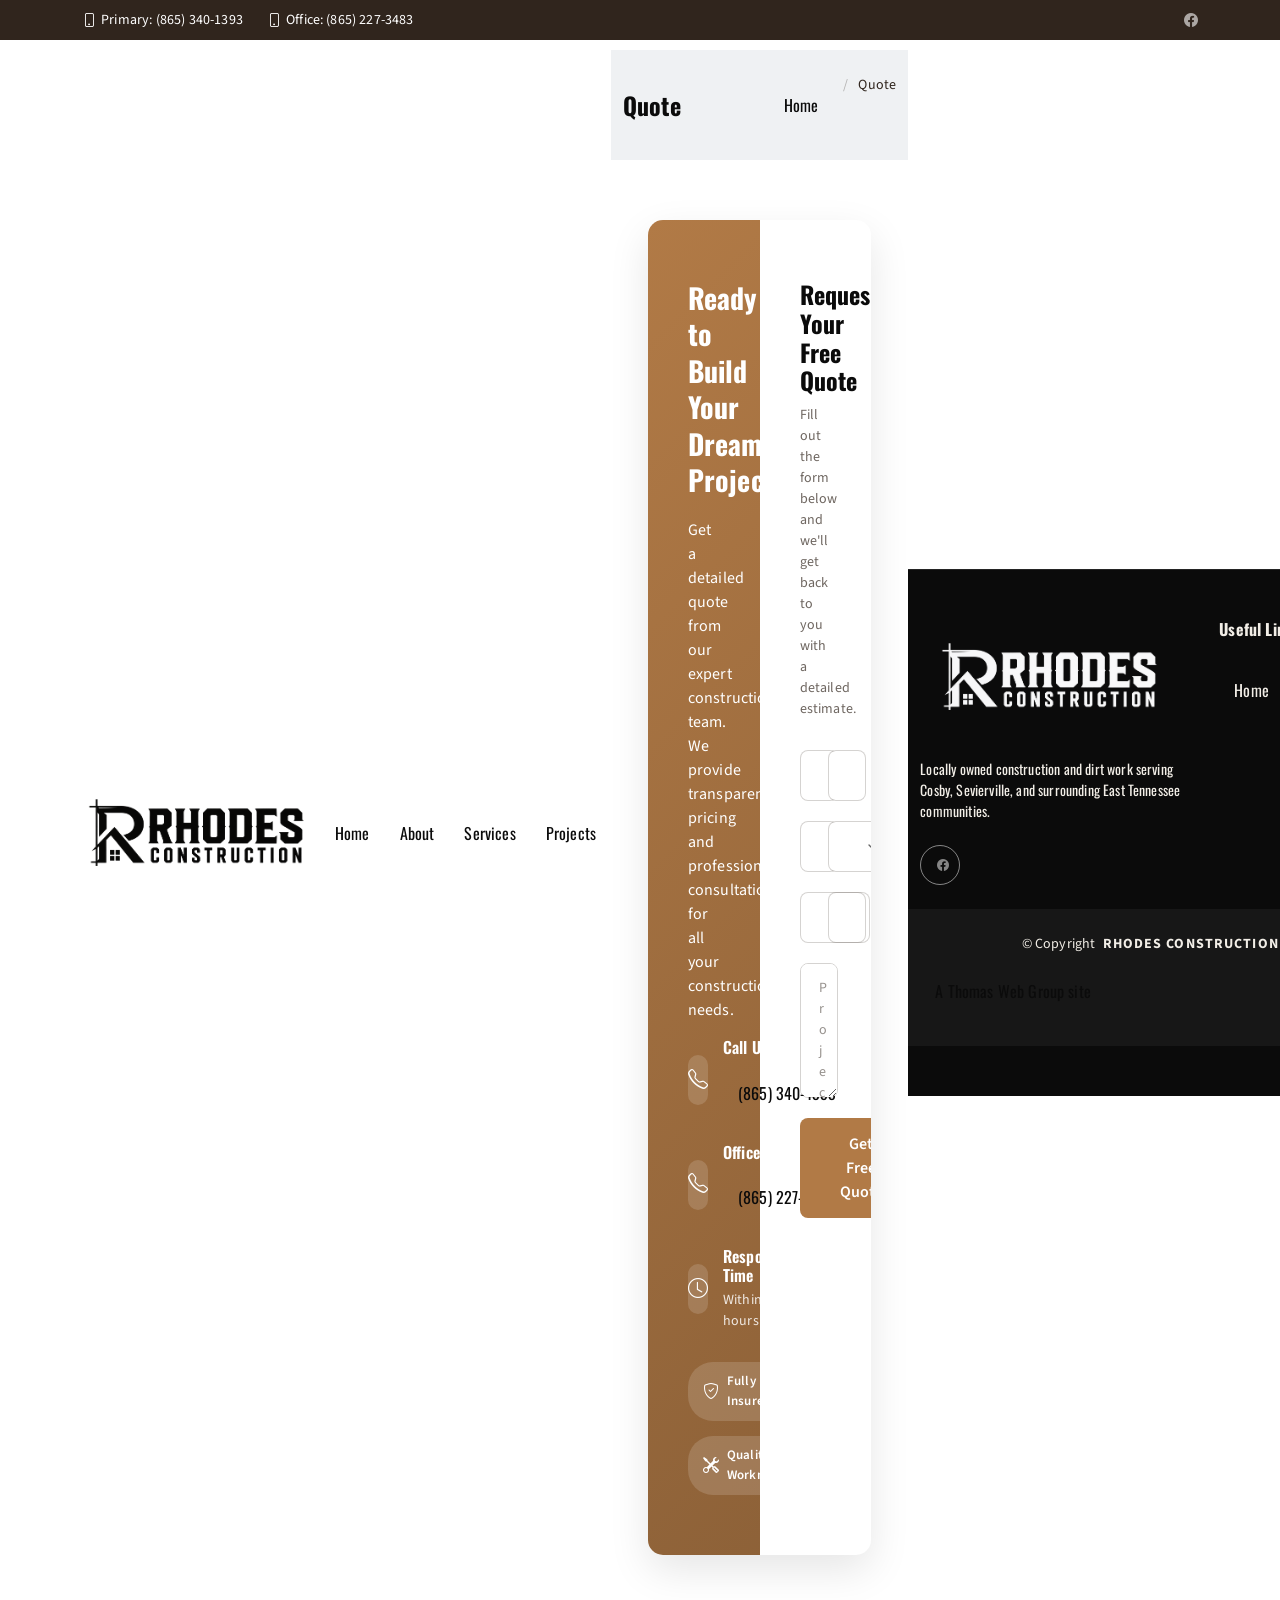
<file: quote.html>
<!DOCTYPE html>
<html lang="en">

<head>
  <meta charset="utf-8">
  <meta content="width=device-width, initial-scale=1.0" name="viewport">
  <title>Request an Estimate | Rhodes Construction and Dirt Works</title>
  <meta name="description" content="Request a free estimate from Rhodes Construction and Dirt Works for a custom home, deck, remodeling, commercial construction, or dirt work project.">
  <meta name="keywords" content="free estimate Sevierville TN, custom home estimate, deck estimate, dirt work estimate">

  <!-- Favicons -->
  <link href="assets/img/iconForBrowserTab.png" rel="icon">
  <link href="assets/img/iconForBrowserTab.png" rel="apple-touch-icon">

  <!-- Fonts -->
  <link href="https://fonts.googleapis.com" rel="preconnect">
  <link href="https://fonts.gstatic.com" rel="preconnect" crossorigin>
  <link href="https://fonts.googleapis.com/css2?family=Roboto:ital,wght@0,100;0,300;0,400;0,500;0,700;0,900;1,100;1,300;1,400;1,500;1,700;1,900&family=Lato:ital,wght@0,100;0,300;0,400;0,700;0,900;1,100;1,300;1,400;1,700;1,900&family=Ubuntu:ital,wght@0,300;0,400;0,500;0,700;1,300;1,400;1,500;1,700&display=swap" rel="stylesheet">

  <!-- Vendor CSS Files -->
  <link href="assets/vendor/bootstrap/css/bootstrap.min.css" rel="stylesheet">
  <link href="assets/vendor/bootstrap-icons/bootstrap-icons.css" rel="stylesheet">
  <link href="assets/vendor/aos/aos.css" rel="stylesheet">
  <link href="assets/vendor/swiper/swiper-bundle.min.css" rel="stylesheet">
  <link href="assets/vendor/glightbox/css/glightbox.min.css" rel="stylesheet">

  <!-- Main CSS File -->
  <link href="assets/css/main.css" rel="stylesheet">

</head>

<body class="quote-page">

  <header id="header" class="header sticky-top">

    <div class="topbar d-flex align-items-center dark-background">
      <div class="container d-flex justify-content-center justify-content-md-between">
        <div class="contact-info d-flex align-items-center">
          <i class="bi bi-phone d-flex align-items-center"><a href="tel:+18653401393">Primary: (865) 340-1393</a></i>
          <i class="bi bi-phone d-flex align-items-center ms-4"><a href="tel:+18652273483">Office: (865) 227-3483</a></i>
        </div>
        <div class="social-links d-none d-md-flex align-items-center">
          <a href="https://www.facebook.com/profile.php?id=61579933262191" class="facebook" aria-label="Facebook"><i class="bi bi-facebook"></i></a>
        </div>
      </div>
    </div><!-- End Top Bar -->

    <div class="branding d-flex align-items-cente">

      <div class="container position-relative d-flex align-items-center justify-content-between">
        <a href="index.html" class="logo d-flex align-items-center">
          <!-- Uncomment the line below if you also wish to use an image logo -->
          <img src="assets/img/mainLogo.png" alt="Rhodes Construction and Dirt Works">
        </a>

        <nav id="navmenu" class="navmenu">
          <ul>
            <li><a href="index.html">Home</a></li>
            <li><a href="about.html">About</a></li>
            <li><a href="services.html">Services</a></li>
            <li><a href="projects.html">Projects</a></li>

  <main class="main">

    <!-- Page Title -->
    <div class="page-title light-background">
      <div class="container d-lg-flex justify-content-between align-items-center">
        <h1 class="mb-2 mb-lg-0">Quote</h1>
        <nav class="breadcrumbs">
          <ol>
            <li><a href="index.html">Home</a></li>
            <li class="current">Quote</li>
          </ol>
        </nav>
      </div>
    </div><!-- End Page Title -->

    <!-- Quote Section -->
    <section id="quote" class="quote section">

      <div class="container" data-aos="fade-up" data-aos-delay="100">

        <div class="row justify-content-center">
          <div class="col-lg-10">
            <div class="quote-form-container">
              <div class="row g-0">
                <div class="col-lg-6">
                  <div class="quote-info">
                    <div class="quote-content">
                      <h3>Ready to Build Your Dream Project?</h3>
                      <p>Get a detailed quote from our expert construction team. We provide transparent pricing and professional consultation for all your construction needs.</p>

                      <div class="contact-items">
                        <div class="contact-item" data-aos="fade-right" data-aos-delay="200">
                          <div class="contact-icon">
                            <i class="bi bi-telephone"></i>
                          </div>
                          <div class="contact-details">
                            <h4>Call Us Directly</h4>
                            <p><a href="tel:+18653401393">(865) 340-1393</a></p>
                          </div>
                        </div>

                        <div class="contact-item" data-aos="fade-right" data-aos-delay="250">
                          <div class="contact-icon">
                            <i class="bi bi-telephone"></i>
                          </div>
                          <div class="contact-details">
                            <h4>Office Phone</h4>
                            <p><a href="tel:+18652273483">(865) 227-3483</a></p>
                          </div>
                        </div>

                        <div class="contact-item" data-aos="fade-right" data-aos-delay="300">
                          <div class="contact-icon">
                            <i class="bi bi-clock"></i>
                          </div>
                          <div class="contact-details">
                            <h4>Response Time</h4>
                            <p>Within 24 hours</p>
                          </div>
                        </div>
                      </div>

                      <div class="trust-badges" data-aos="fade-right" data-aos-delay="350">
                        <div class="trust-badge">
                          <i class="bi bi-shield-check"></i>
                          <span>Fully Insured</span>
                        </div>
                        <div class="trust-badge">
                          <i class="bi bi-tools"></i>
                          <span>Quality Workmanship</span>
                        </div>
                      </div>
                    </div>
                  </div>
                </div>

                <div class="col-lg-6">
                  <div class="quote-form-wrapper">
                    <form action="forms/get-a-quote.php" method="post" class="php-email-form" data-aos="fade-left" data-aos-delay="200">
                      <div class="form-header">
                        <h4>Request Your Free Quote</h4>
                        <p>Fill out the form below and we'll get back to you with a detailed estimate.</p>
                      </div>

                      <div class="row">
                        <div class="col-md-6">
                          <div class="form-group">
                            <input type="text" name="name" class="form-control" id="name" placeholder="Your Name" required="">
                          </div>
                        </div>
                        <div class="col-md-6">
                          <div class="form-group">
                            <input type="email" name="email" class="form-control" id="email" placeholder="Your Email" required="">
                          </div>
                        </div>
                      </div>

                      <div class="row">
                        <div class="col-md-6">
                          <div class="form-group">
                            <input type="tel" name="phone" class="form-control" id="phone" placeholder="Your Phone" required="">
                          </div>
                        </div>
                        <div class="col-md-6">
                          <div class="form-group">
                            <select name="type" class="form-control" required="">
                              <option value="">Select Project Type</option>
                              <option value="custom-home">Custom Home</option>
                              <option value="deck">Deck</option>
                              <option value="remodeling">Remodeling / Renovation</option>
                              <option value="dirt-work">Dirt Work</option>
                              <option value="grading">Grading</option>
                              <option value="excavation">Excavation</option>
                              <option value="land-clearing">Land Clearing</option>
                              <option value="driveway">Driveway</option>
                              <option value="residential">Residential Construction</option>
                              <option value="commercial">Commercial Construction</option>
                              <option value="other">Other</option>
                            </select>
                          </div>
                        </div>
                      </div>

                      <div class="row">
                        <div class="col-md-6">
                          <div class="form-group">
                            <select name="timeline" class="form-control" required="">
                              <option value="">Project Timeline</option>
                              <option value="asap">ASAP</option>
                              <option value="1-3months">1-3 Months</option>
                              <option value="3-6months">3-6 Months</option>
                              <option value="6-12months">6-12 Months</option>
                              <option value="planning">Still Planning</option>
                            </select>
                          </div>
                        </div>
                        <div class="col-md-6">
                          <div class="form-group">
                            <input type="text" name="budget" class="form-control" id="budget" placeholder="Estimated Budget (Optional)">
                          </div>
                        </div>
                      </div>

                      <div class="form-group">
                        <textarea class="form-control" name="message" rows="5" placeholder="Project Details - Tell us about your construction project, specific requirements, and any other details..." required=""></textarea>
                      </div>

                      <div class="loading">Loading</div>
                      <div class="error-message"></div>
                      <div class="sent-message">Your quote request has been sent successfully. We'll contact you within 24 hours!</div>

                      <div class="text-center">
                        <button type="submit">Get Free Quote</button>
                      </div>
                    </form>
                  </div>
                </div>
              </div>
            </div>
          </div>
        </div>

      </div>

    </section><!-- /Quote Section -->

  </main>

  <footer id="footer" class="footer dark-background">

    <div class="container footer-top">
      <div class="row gy-4">
        <div class="col-lg-5 col-md-12 footer-about">
          <a href="index.html" class="logo d-flex align-items-center">
            <img src="assets/img/mainLogo.png" alt="Rhodes Construction and Dirt Works">
          </a>
          <p>Locally owned construction and dirt work serving Cosby, Sevierville, and surrounding East Tennessee communities.</p>
          <div class="social-links d-flex mt-4">
            <a href="https://www.facebook.com/profile.php?id=61579933262191" aria-label="Facebook"><i class="bi bi-facebook"></i></a>
          </div>
        </div>

        <div class="col-lg-2 col-6 footer-links">
          <h4>Useful Links</h4>
          <ul>
            <li><a href="index.html">Home</a></li>
            <li><a href="about.html">About</a></li>
            <li><a href="services.html">Services</a></li>
            <li><a href="projects.html">Projects</a></li>
            <li><a href="contact.html">Contact</a></li>
          </ul>
        </div>

        <div class="col-lg-2 col-6 footer-links">
          <h4>Our Services</h4>
          <ul>
            <li><a href="services.html">Residential Construction</a></li>
            <li><a href="services.html">Commercial Construction</a></li>
            <li><a href="services.html">Remodeling &amp; Renovations</a></li>
            <li><a href="services.html">Decks</a></li>
            <li><a href="services.html">Dirt Work</a></li>
          </ul>
        </div>

        <div class="col-lg-3 col-md-12 footer-contact text-center text-md-start">
          <h4>Contact Us</h4>
          <p>Cosby, Tennessee</p>
          <p class="mt-4"><strong>Primary:</strong> <a href="tel:+18653401393">(865) 340-1393</a></p>
          <p><strong>Office:</strong> <a href="tel:+18652273483">(865) 227-3483</a></p>
        </div>

      </div>
    </div>

    <div class="container copyright text-center mt-4">
      <p>© <span>Copyright</span> <strong class="px-1 sitename">Rhodes Construction &amp; Dirt Works</strong> <span>All Rights Reserved</span></p>
      <p class="credits"><a href="https://www.thomaswebgroup.com/" rel="noopener">A Thomas Web Group site</a></p>
    </div>

  </footer>

  <!-- Scroll Top -->
  <a href="#" id="scroll-top" class="scroll-top d-flex align-items-center justify-content-center"><i class="bi bi-arrow-up-short"></i></a>

  <!-- Preloader -->
  <div id="preloader"></div>

  <!-- Vendor JS Files -->
  <script src="assets/vendor/bootstrap/js/bootstrap.bundle.min.js"></script>
  <script src="assets/vendor/php-email-form/validate.js"></script>
  <script src="assets/vendor/aos/aos.js"></script>
  <script src="assets/vendor/swiper/swiper-bundle.min.js"></script>
  <script src="assets/vendor/glightbox/js/glightbox.min.js"></script>

  <!-- Main JS File -->
  <script src="assets/js/main.js"></script>

</body>

</html>
</file>
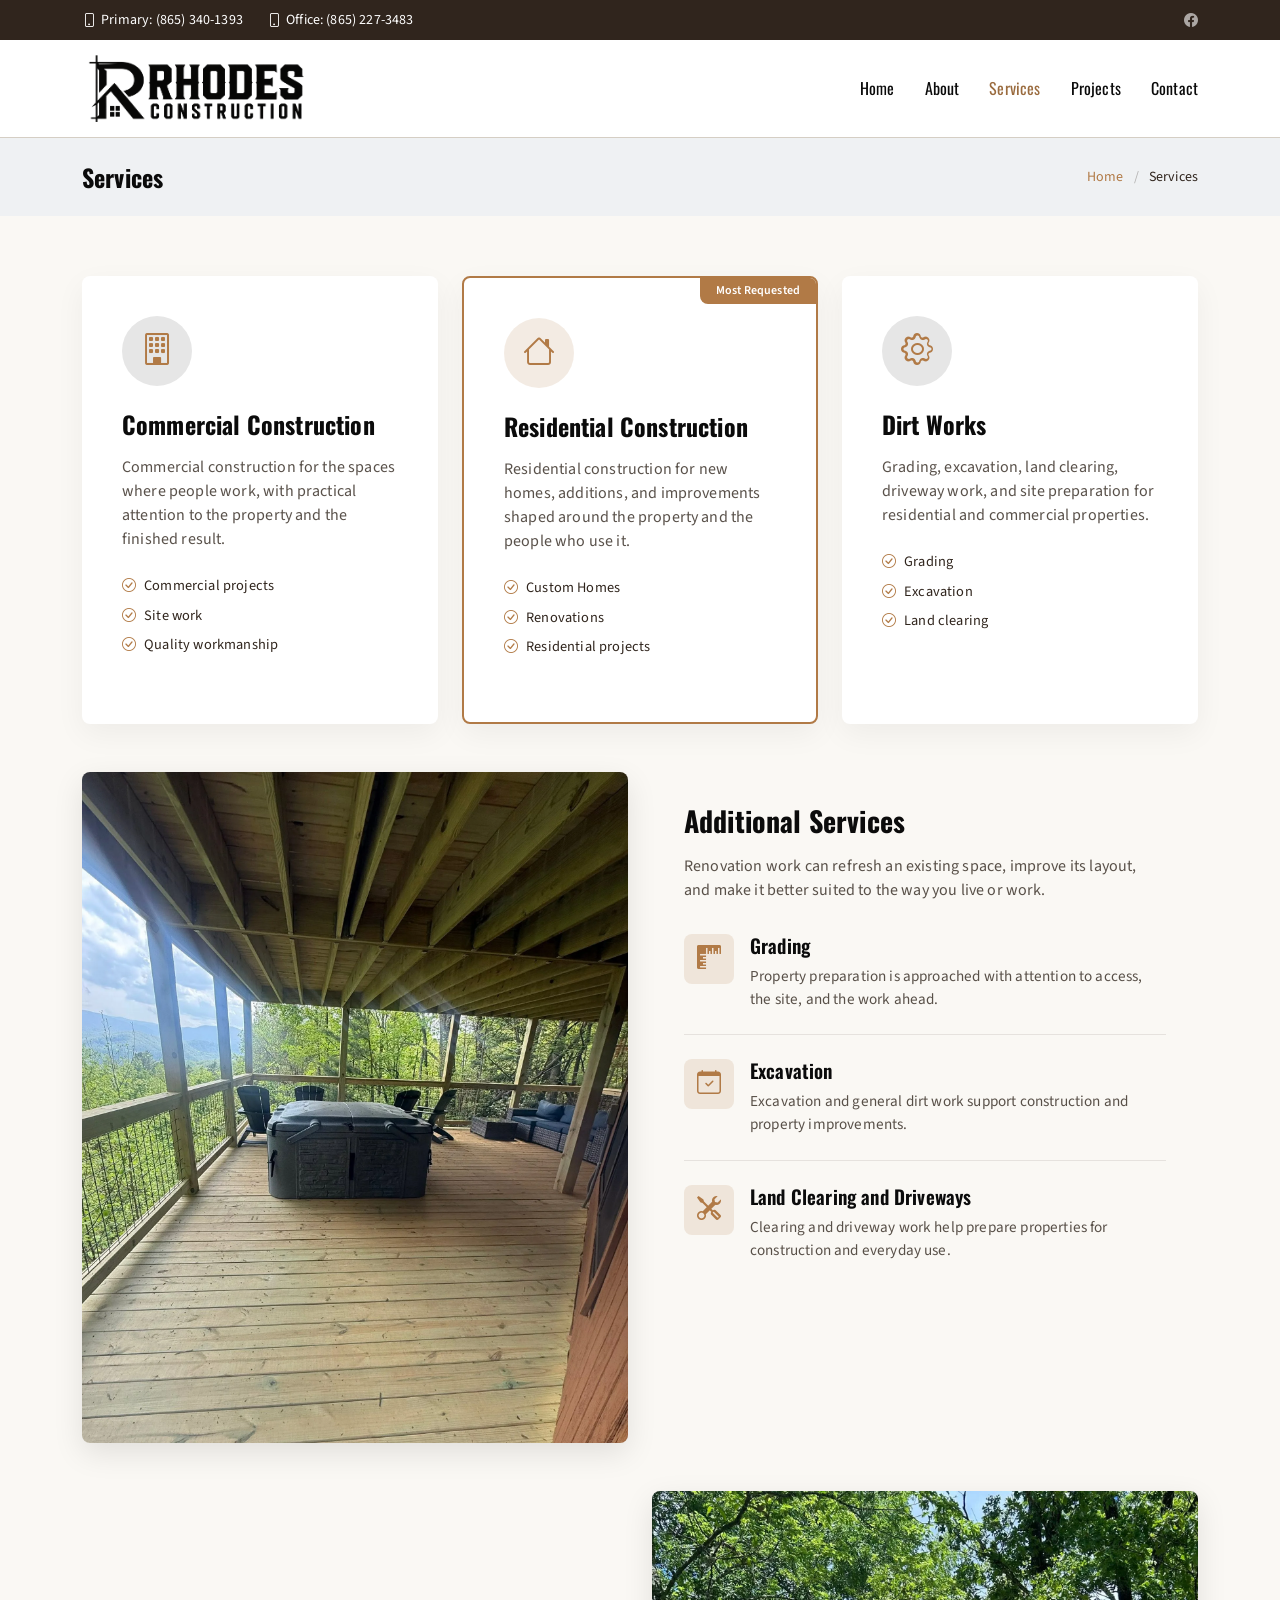
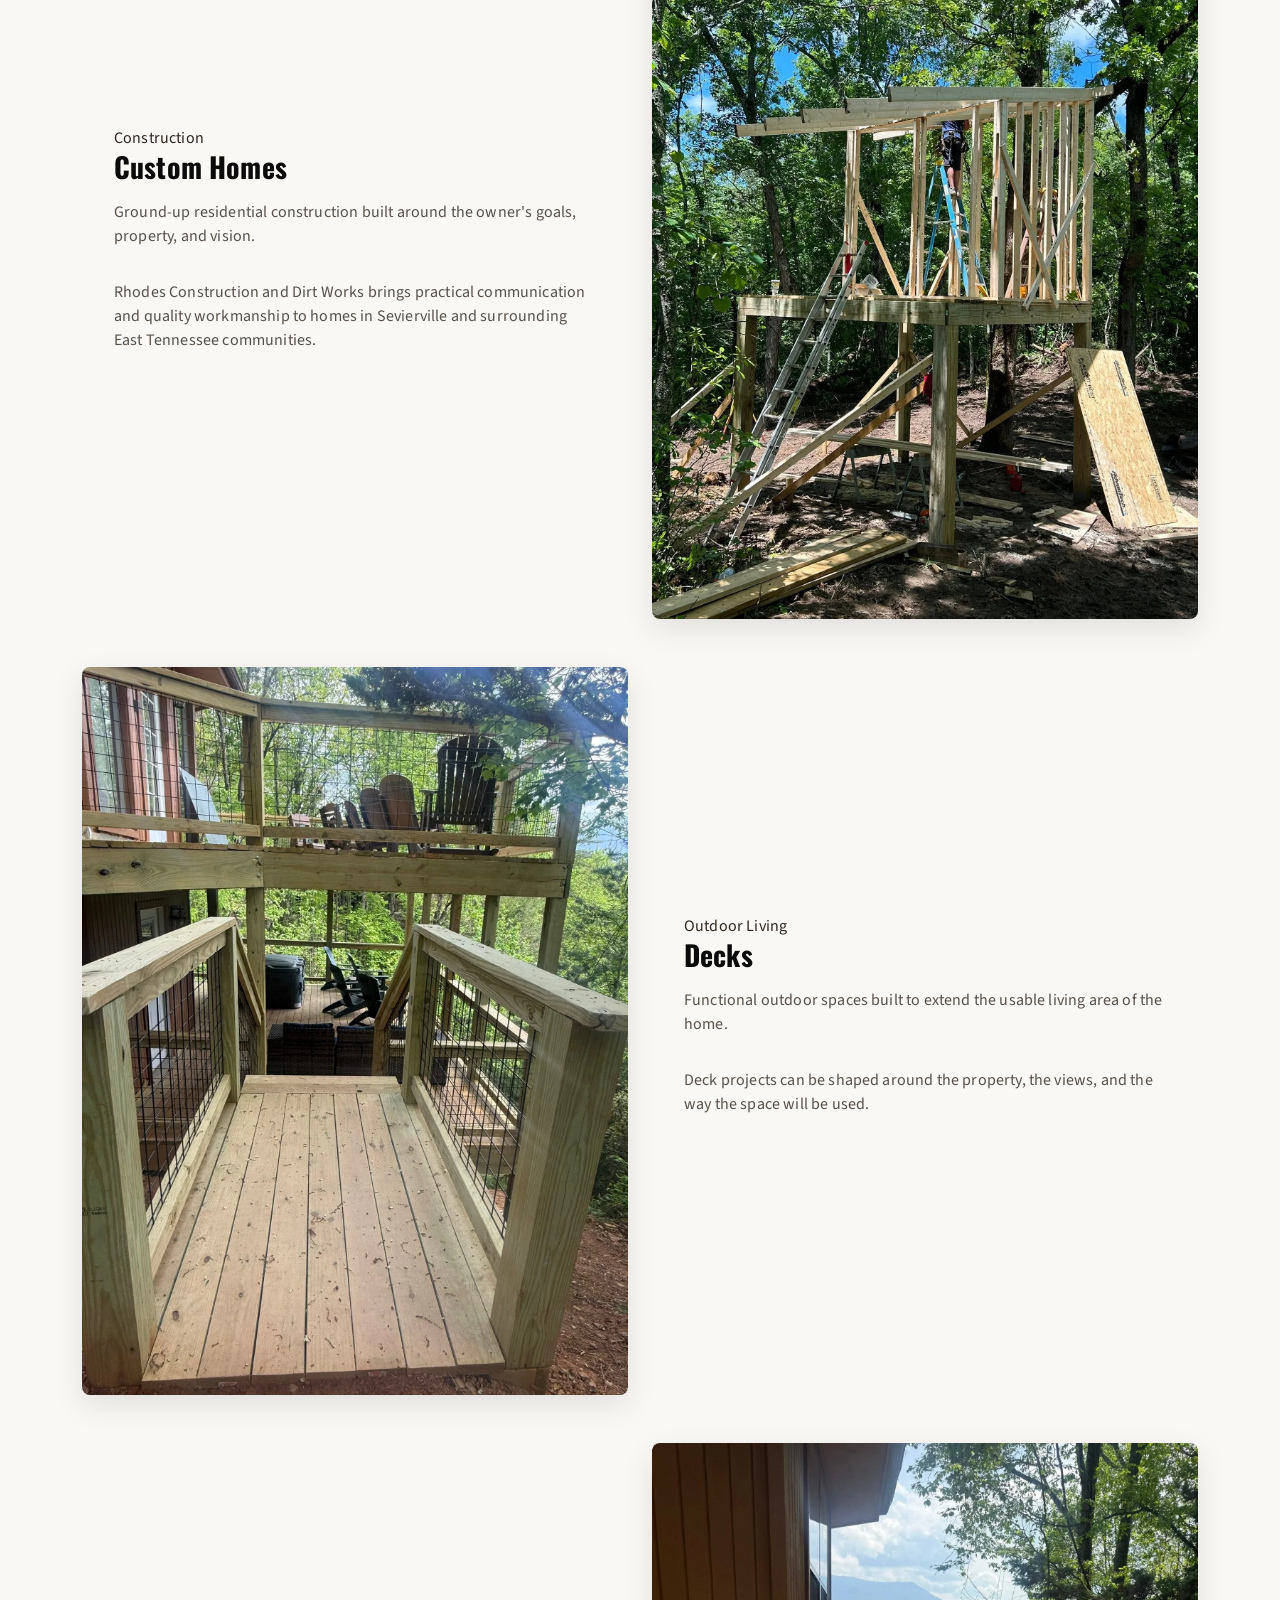
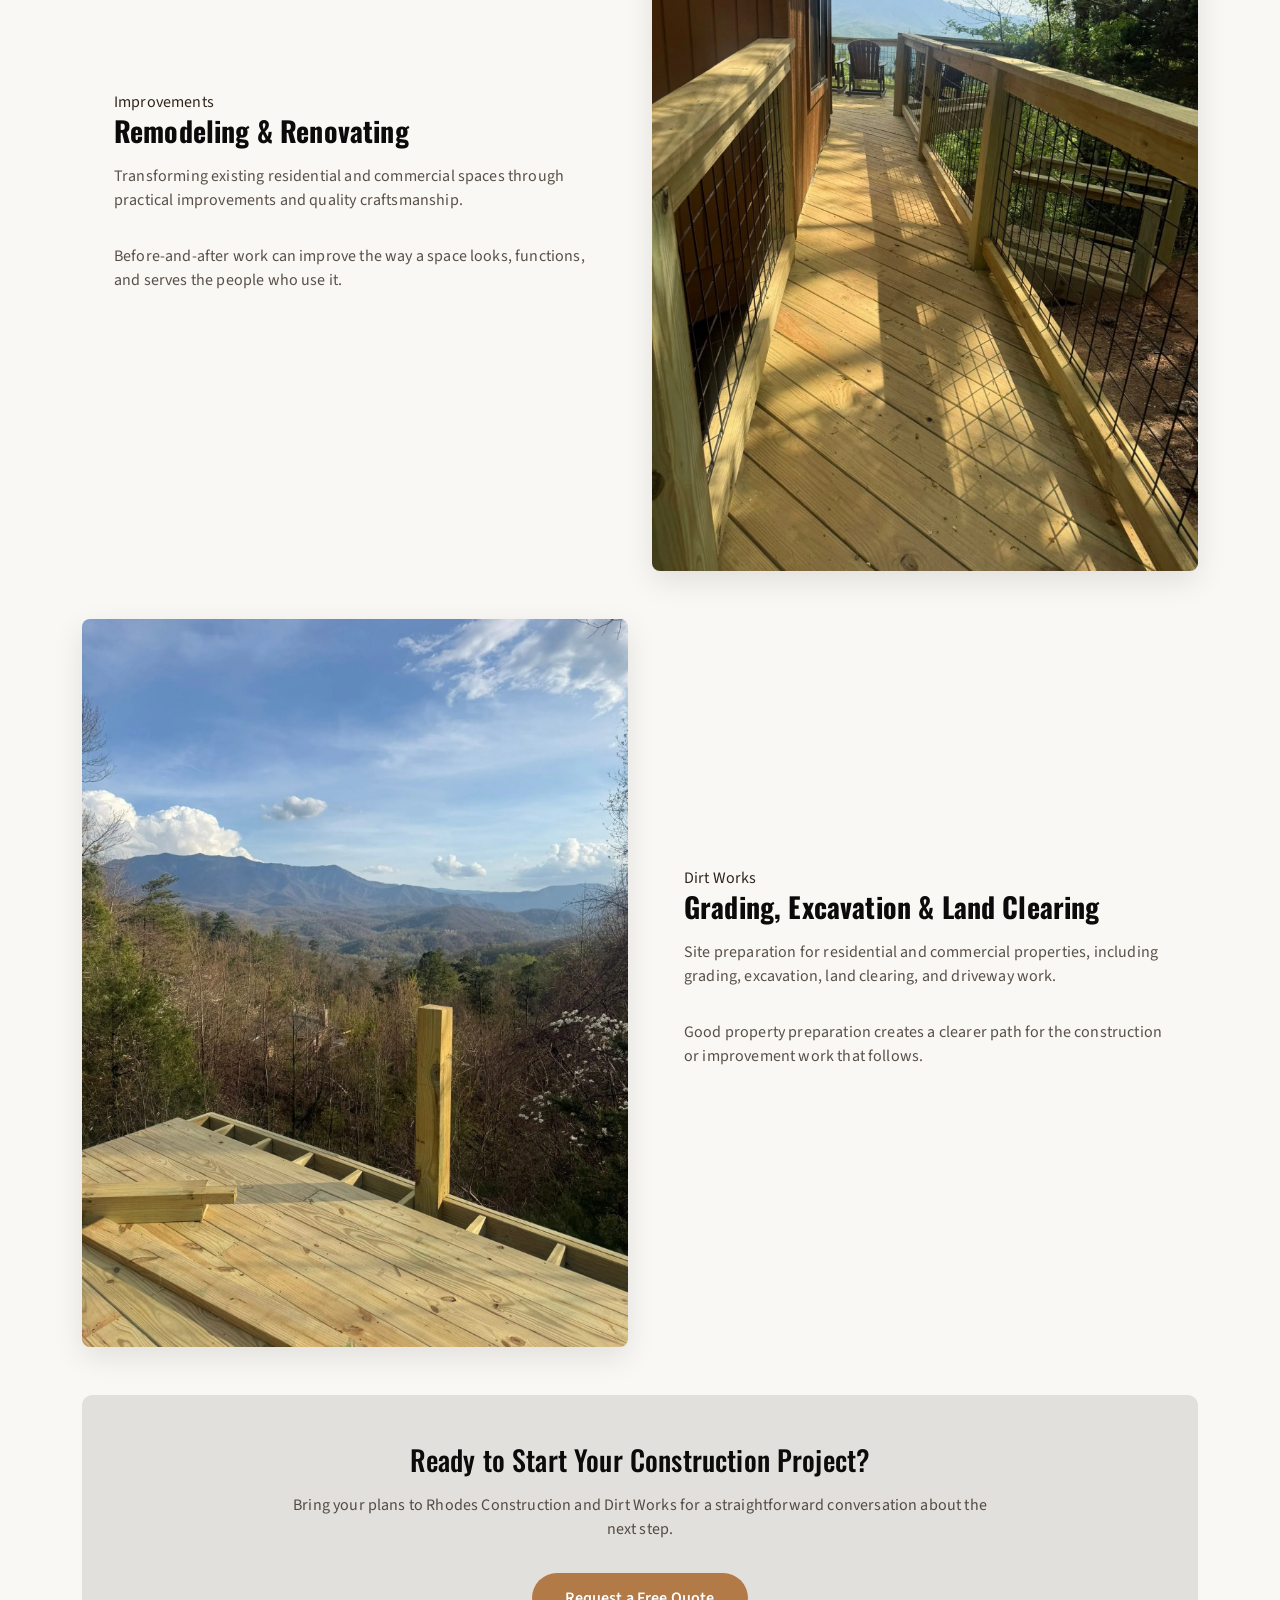
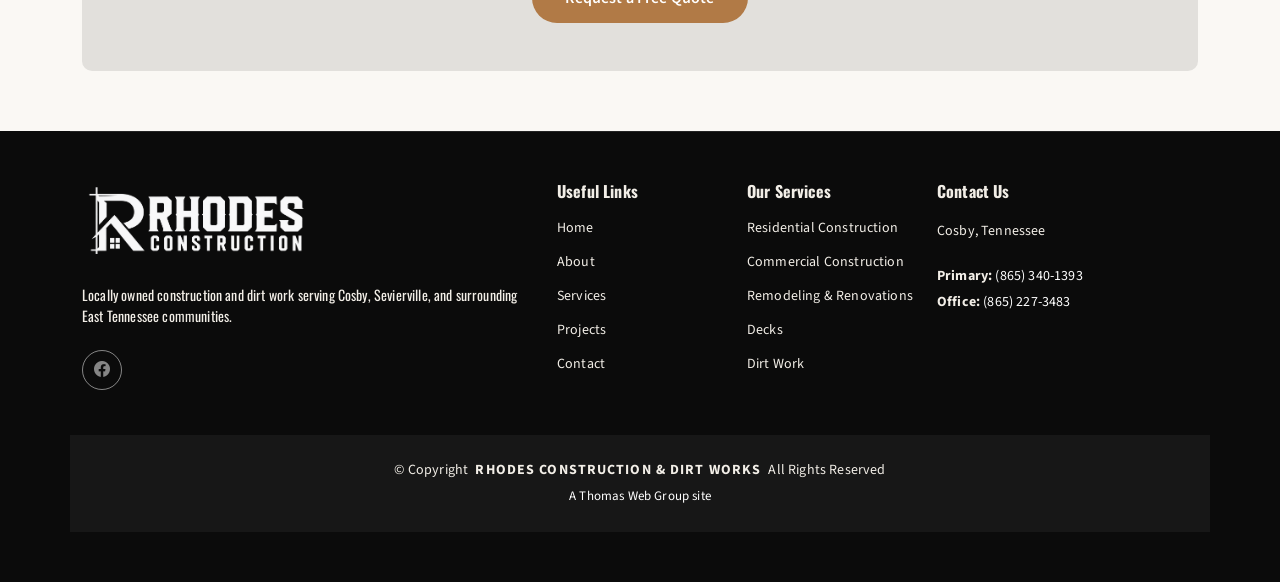
<file: services.html>
<!DOCTYPE html>
<html lang="en">

<head>
  <meta charset="utf-8">
  <meta content="width=device-width, initial-scale=1.0" name="viewport">
  <title>Construction Services | Rhodes Construction and Dirt Works</title>
  <meta name="description" content="Explore Rhodes Construction and Dirt Works services: custom homes, residential and commercial construction, decks, remodeling, grading, excavation, land clearing, and driveways.">
  <meta name="keywords" content="construction services Sevierville TN, custom homes, decks, remodeling, grading, excavation, land clearing">

  <!-- Favicons -->
  <link href="assets/img/iconForBrowserTab.png" rel="icon">
  <link href="assets/img/iconForBrowserTab.png" rel="apple-touch-icon">

  <!-- Fonts -->
  <link href="https://fonts.googleapis.com" rel="preconnect">
  <link href="https://fonts.gstatic.com" rel="preconnect" crossorigin>
  <link href="https://fonts.googleapis.com/css2?family=Roboto:ital,wght@0,100;0,300;0,400;0,500;0,700;0,900;1,100;1,300;1,400;1,500;1,700;1,900&family=Lato:ital,wght@0,100;0,300;0,400;0,700;0,900;1,100;1,300;1,400;1,700;1,900&family=Ubuntu:ital,wght@0,300;0,400;0,500;0,700;1,300;1,400;1,500;1,700&display=swap" rel="stylesheet">

  <!-- Vendor CSS Files -->
  <link href="assets/vendor/bootstrap/css/bootstrap.min.css" rel="stylesheet">
  <link href="assets/vendor/bootstrap-icons/bootstrap-icons.css" rel="stylesheet">
  <link href="assets/vendor/aos/aos.css" rel="stylesheet">
  <link href="assets/vendor/swiper/swiper-bundle.min.css" rel="stylesheet">
  <link href="assets/vendor/glightbox/css/glightbox.min.css" rel="stylesheet">

  <!-- Main CSS File -->
  <link href="assets/css/main.css" rel="stylesheet">

</head>

<body class="services-page">

  <header id="header" class="header sticky-top">

    <div class="topbar d-flex align-items-center dark-background">
      <div class="container d-flex justify-content-center justify-content-md-between">
        <div class="contact-info d-flex align-items-center">
          <i class="bi bi-phone d-flex align-items-center"><a href="tel:+18653401393">Primary: (865) 340-1393</a></i>
          <i class="bi bi-phone d-flex align-items-center ms-4"><a href="tel:+18652273483">Office: (865) 227-3483</a></i>
        </div>
        <div class="social-links d-none d-md-flex align-items-center">
          <a href="https://www.facebook.com/profile.php?id=61579933262191" class="facebook" aria-label="Facebook"><i class="bi bi-facebook"></i></a>
        </div>
      </div>
    </div><!-- End Top Bar -->

    <div class="branding d-flex align-items-cente">

      <div class="container position-relative d-flex align-items-center justify-content-between">
        <a href="index.html" class="logo d-flex align-items-center">
          <!-- Uncomment the line below if you also wish to use an image logo -->
          <img src="assets/img/mainLogo.png" alt="Rhodes Construction and Dirt Works">
        </a>

        <nav id="navmenu" class="navmenu">
          <ul>
            <li><a href="index.html">Home</a></li>
            <li><a href="about.html">About</a></li>
            <li><a href="services.html" class="active">Services</a></li>
            <li><a href="projects.html">Projects</a></li>
            <li><a href="contact.html">Contact</a></li>
          </ul>
          <i class="mobile-nav-toggle d-xl-none bi bi-list"></i>
        </nav>

      </div>

    </div>

  </header>

  <main class="main">

    <!-- Page Title -->
    <div class="page-title light-background">
      <div class="container d-lg-flex justify-content-between align-items-center">
        <h1 class="mb-2 mb-lg-0">Services</h1>
        <nav class="breadcrumbs">
          <ol>
            <li><a href="index.html">Home</a></li>
            <li class="current">Services</li>
          </ol>
        </nav>
      </div>
    </div><!-- End Page Title -->

    <!-- Services Section -->
    <section id="services" class="services section">

      <div class="container" data-aos="fade-up" data-aos-delay="100">

        <div class="row gy-4">
          <div class="col-lg-4" data-aos="fade-up" data-aos-delay="200">
            <div class="service-card">
              <div class="service-icon">
                <i class="bi bi-building"></i>
              </div>
              <h3>Commercial Construction</h3>
              <p>Commercial construction for the spaces where people work, with practical attention to the property and the finished result.</p>
              <div class="service-features">
                <span><i class="bi bi-check-circle"></i> Commercial projects</span>
                <span><i class="bi bi-check-circle"></i> Site work</span>
                <span><i class="bi bi-check-circle"></i> Quality workmanship</span>
              </div>
            </div>
          </div><!-- End Service Item -->

          <div class="col-lg-4" data-aos="fade-up" data-aos-delay="300">
            <div class="service-card featured">
              <div class="service-badge">Most Requested</div>
              <div class="service-icon">
                <i class="bi bi-house"></i>
              </div>
              <h3>Residential Construction</h3>
              <p>Residential construction for new homes, additions, and improvements shaped around the property and the people who use it.</p>
              <div class="service-features">
                <span><i class="bi bi-check-circle"></i> Custom Homes</span>
                <span><i class="bi bi-check-circle"></i> Renovations</span>
                <span><i class="bi bi-check-circle"></i> Residential projects</span>
              </div>
            </div>
          </div><!-- End Service Item -->

          <div class="col-lg-4" data-aos="fade-up" data-aos-delay="400">
            <div class="service-card">
              <div class="service-icon">
                <i class="bi bi-gear"></i>
              </div>
              <h3>Dirt Works</h3>
              <p>Grading, excavation, land clearing, driveway work, and site preparation for residential and commercial properties.</p>
              <div class="service-features">
                <span><i class="bi bi-check-circle"></i> Grading</span>
                <span><i class="bi bi-check-circle"></i> Excavation</span>
                <span><i class="bi bi-check-circle"></i> Land clearing</span>
              </div>
            </div>
          </div><!-- End Service Item -->
        </div>

        <div class="row mt-5">
          <div class="col-lg-6" data-aos="fade-up" data-aos-delay="100">
            <div class="service-image-block">
              <img src="assets/img/PorchWithHotTub.webp" alt="Outdoor living project" class="img-fluid">
            </div>
          </div>

          <div class="col-lg-6" data-aos="fade-up" data-aos-delay="200">
            <div class="service-list-block">
              <h3>Additional Services</h3>
              <p>Renovation work can refresh an existing space, improve its layout, and make it better suited to the way you live or work.</p>

              <div class="service-list">
                <div class="service-list-item" data-aos="fade-up" data-aos-delay="100">
                  <div class="service-list-icon">
                    <i class="bi bi-rulers"></i>
                  </div>
                  <div class="service-list-content">
                    <h4>Grading</h4>
                    <p>Property preparation is approached with attention to access, the site, and the work ahead.</p>
                  </div>
                </div><!-- End Service List Item -->

                <div class="service-list-item" data-aos="fade-up" data-aos-delay="200">
                  <div class="service-list-icon">
                    <i class="bi bi-calendar-check"></i>
                  </div>
                  <div class="service-list-content">
                    <h4>Excavation</h4>
                    <p>Excavation and general dirt work support construction and property improvements.</p>
                  </div>
                </div><!-- End Service List Item -->

                <div class="service-list-item" data-aos="fade-up" data-aos-delay="300">
                  <div class="service-list-icon">
                    <i class="bi bi-tools"></i>
                  </div>
                  <div class="service-list-content">
                    <h4>Land Clearing and Driveways</h4>
                    <p>Clearing and driveway work help prepare properties for construction and everyday use.</p>
                  </div>
                </div><!-- End Service List Item -->
              </div>
            </div>
          </div>
        </div>

        <div class="row mt-5 align-items-center service-feature-row">
          <div class="col-lg-6 order-lg-2">
            <div class="service-image-block">
              <img src="assets/img/TreeHouseCabinBuildStart.webp" alt="Custom home construction beginning on a mountain property" class="img-fluid" loading="lazy">
            </div>
          </div>
          <div class="col-lg-6 order-lg-1">
            <div class="service-list-block">
              <span class="section-eyebrow">Construction</span>
              <h3>Custom Homes</h3>
              <p>Ground-up residential construction built around the owner's goals, property, and vision.</p>
              <p>Rhodes Construction and Dirt Works brings practical communication and quality workmanship to homes in Sevierville and surrounding East Tennessee communities.</p>
            </div>
          </div>
        </div>

        <div class="row mt-5 align-items-center service-feature-row">
          <div class="col-lg-6">
            <div class="service-image-block">
              <img src="assets/img/MountainViewDeckUpperAndLowerFinished.webp" alt="Finished upper and lower mountain view decks" class="img-fluid" loading="lazy">
            </div>
          </div>
          <div class="col-lg-6">
            <div class="service-list-block">
              <span class="section-eyebrow">Outdoor Living</span>
              <h3>Decks</h3>
              <p>Functional outdoor spaces built to extend the usable living area of the home.</p>
              <p>Deck projects can be shaped around the property, the views, and the way the space will be used.</p>
            </div>
          </div>
        </div>

        <div class="row mt-5 align-items-center service-feature-row">
          <div class="col-lg-6 order-lg-2">
            <div class="service-image-block">
              <img src="assets/img/PorchRamp.webp" alt="Residential exterior improvement project" class="img-fluid" loading="lazy">
            </div>
          </div>
          <div class="col-lg-6 order-lg-1">
            <div class="service-list-block">
              <span class="section-eyebrow">Improvements</span>
              <h3>Remodeling &amp; Renovating</h3>
              <p>Transforming existing residential and commercial spaces through practical improvements and quality craftsmanship.</p>
              <p>Before-and-after work can improve the way a space looks, functions, and serves the people who use it.</p>
            </div>
          </div>
        </div>

        <div class="row mt-5 align-items-center service-feature-row">
          <div class="col-lg-6">
            <div class="service-image-block">
              <img src="assets/img/mountainViewDeckInProgressShot.webp" alt="Property improvement work in progress" class="img-fluid" loading="lazy">
            </div>
          </div>
          <div class="col-lg-6">
            <div class="service-list-block">
              <span class="section-eyebrow">Dirt Works</span>
              <h3>Grading, Excavation &amp; Land Clearing</h3>
              <p>Site preparation for residential and commercial properties, including grading, excavation, land clearing, and driveway work.</p>
              <p>Good property preparation creates a clearer path for the construction or improvement work that follows.</p>
            </div>
          </div>
        </div>

        <div class="cta-container text-center mt-5" data-aos="fade-up" data-aos-delay="300">
          <h3>Ready to Start Your Construction Project?</h3>
          <p>Bring your plans to Rhodes Construction and Dirt Works for a straightforward conversation about the next step.</p>
          <a href="quote.html" class="btn btn-cta">Request a Free Quote</a>
        </div>

      </div>

    </section><!-- /Services Section -->

  </main>

  <footer id="footer" class="footer dark-background">

    <div class="container footer-top">
      <div class="row gy-4">
        <div class="col-lg-5 col-md-12 footer-about">
          <a href="index.html" class="logo d-flex align-items-center">
            <img src="assets/img/mainLogo.png" alt="Rhodes Construction and Dirt Works">
          </a>
          <p>Locally owned construction and dirt work serving Cosby, Sevierville, and surrounding East Tennessee communities.</p>
          <div class="social-links d-flex mt-4">
            <a href="https://www.facebook.com/profile.php?id=61579933262191" aria-label="Facebook"><i class="bi bi-facebook"></i></a>
          </div>
        </div>

        <div class="col-lg-2 col-6 footer-links">
          <h4>Useful Links</h4>
          <ul>
            <li><a href="index.html">Home</a></li>
            <li><a href="about.html">About</a></li>
            <li><a href="services.html">Services</a></li>
            <li><a href="projects.html">Projects</a></li>
            <li><a href="contact.html">Contact</a></li>
          </ul>
        </div>

        <div class="col-lg-2 col-6 footer-links">
          <h4>Our Services</h4>
          <ul>
            <li><a href="services.html">Residential Construction</a></li>
            <li><a href="services.html">Commercial Construction</a></li>
            <li><a href="services.html">Remodeling &amp; Renovations</a></li>
            <li><a href="services.html">Decks</a></li>
            <li><a href="services.html">Dirt Work</a></li>
          </ul>
        </div>

        <div class="col-lg-3 col-md-12 footer-contact text-center text-md-start">
          <h4>Contact Us</h4>
          <p>Cosby, Tennessee</p>
          <p class="mt-4"><strong>Primary:</strong> <a href="tel:+18653401393">(865) 340-1393</a></p>
          <p><strong>Office:</strong> <a href="tel:+18652273483">(865) 227-3483</a></p>
        </div>

      </div>
    </div>

    <div class="container copyright text-center mt-4">
      <p>© <span>Copyright</span> <strong class="px-1 sitename">Rhodes Construction &amp; Dirt Works</strong> <span>All Rights Reserved</span></p>
      <p class="credits"><a href="https://www.thomaswebgroup.com/" rel="noopener">A Thomas Web Group site</a></p>
    </div>

  </footer>

  <!-- Scroll Top -->
  <a href="#" id="scroll-top" class="scroll-top d-flex align-items-center justify-content-center"><i class="bi bi-arrow-up-short"></i></a>

  <!-- Preloader -->
  <div id="preloader"></div>

  <!-- Vendor JS Files -->
  <script src="assets/vendor/bootstrap/js/bootstrap.bundle.min.js"></script>
  <script src="assets/vendor/php-email-form/validate.js"></script>
  <script src="assets/vendor/aos/aos.js"></script>
  <script src="assets/vendor/swiper/swiper-bundle.min.js"></script>
  <script src="assets/vendor/glightbox/js/glightbox.min.js"></script>

  <!-- Main JS File -->
  <script src="assets/js/main.js"></script>

</body>

</html>
</file>
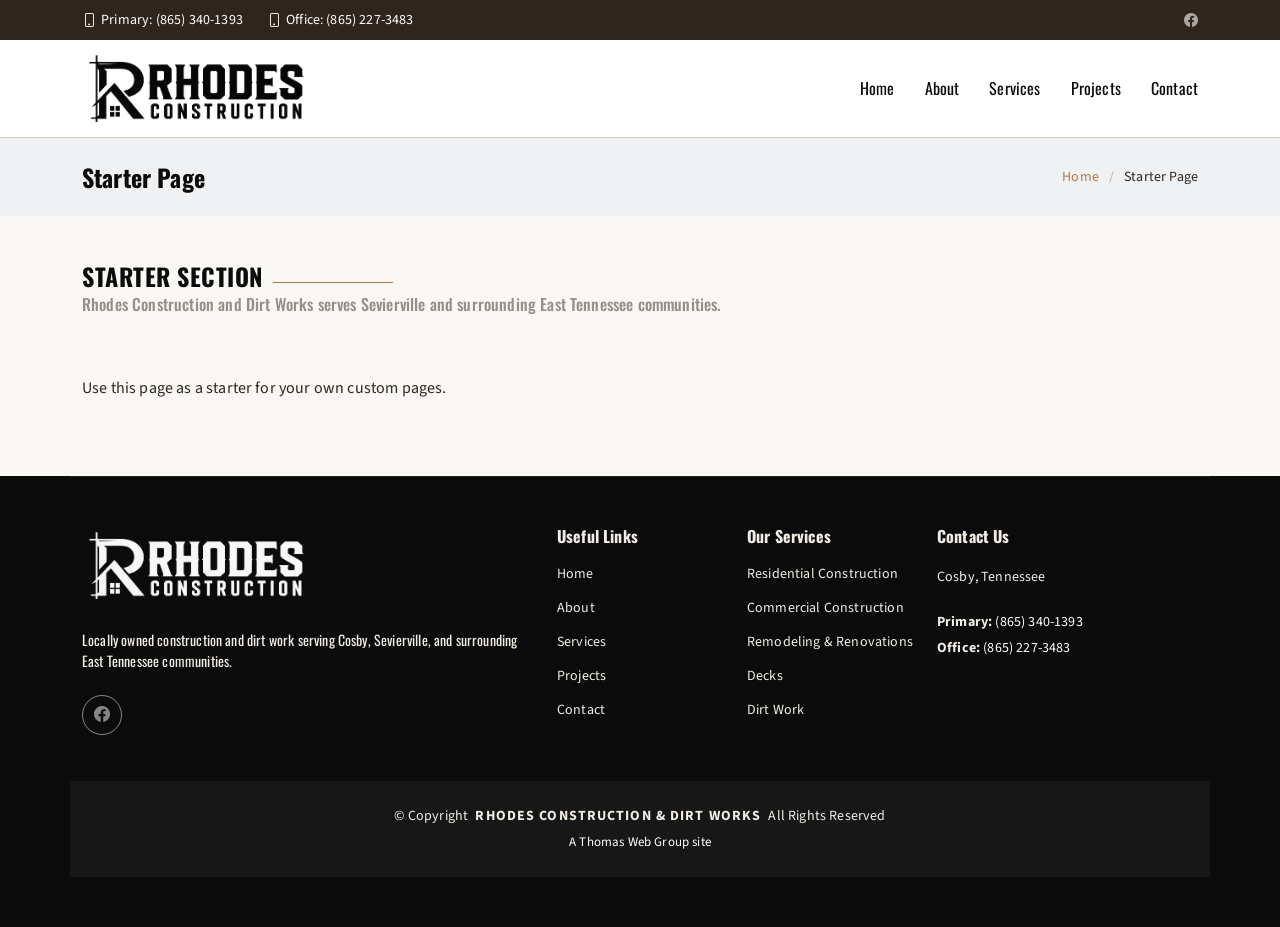
<file: starter-page.html>
<!DOCTYPE html>
<html lang="en">

<head>
  <meta charset="utf-8">
  <meta content="width=device-width, initial-scale=1.0" name="viewport">
  <title>Rhodes Construction and Dirt Works</title>
  <meta name="description" content="Rhodes Construction and Dirt Works serves Sevierville and surrounding East Tennessee communities with construction, remodeling, decks, and dirt work.">
  <meta name="keywords" content="Rhodes Construction Sevierville TN, construction, remodeling, dirt work">

  <!-- Favicons -->
  <link href="assets/img/iconForBrowserTab.png" rel="icon">
  <link href="assets/img/iconForBrowserTab.png" rel="apple-touch-icon">

  <!-- Fonts -->
  <link href="https://fonts.googleapis.com" rel="preconnect">
  <link href="https://fonts.gstatic.com" rel="preconnect" crossorigin>
  <link href="https://fonts.googleapis.com/css2?family=Roboto:ital,wght@0,100;0,300;0,400;0,500;0,700;0,900;1,100;1,300;1,400;1,500;1,700;1,900&family=Lato:ital,wght@0,100;0,300;0,400;0,700;0,900;1,100;1,300;1,400;1,700;1,900&family=Ubuntu:ital,wght@0,300;0,400;0,500;0,700;1,300;1,400;1,500;1,700&display=swap" rel="stylesheet">

  <!-- Vendor CSS Files -->
  <link href="assets/vendor/bootstrap/css/bootstrap.min.css" rel="stylesheet">
  <link href="assets/vendor/bootstrap-icons/bootstrap-icons.css" rel="stylesheet">
  <link href="assets/vendor/aos/aos.css" rel="stylesheet">
  <link href="assets/vendor/swiper/swiper-bundle.min.css" rel="stylesheet">
  <link href="assets/vendor/glightbox/css/glightbox.min.css" rel="stylesheet">

  <!-- Main CSS File -->
  <link href="assets/css/main.css" rel="stylesheet">

</head>

<body class="starter-page-page">

  <header id="header" class="header sticky-top">

    <div class="topbar d-flex align-items-center dark-background">
      <div class="container d-flex justify-content-center justify-content-md-between">
        <div class="contact-info d-flex align-items-center">
          <i class="bi bi-phone d-flex align-items-center"><a href="tel:+18653401393">Primary: (865) 340-1393</a></i>
          <i class="bi bi-phone d-flex align-items-center ms-4"><a href="tel:+18652273483">Office: (865) 227-3483</a></i>
        </div>
        <div class="social-links d-none d-md-flex align-items-center">
          <a href="https://www.facebook.com/profile.php?id=61579933262191" class="facebook" aria-label="Facebook"><i class="bi bi-facebook"></i></a>
        </div>
      </div>
    </div><!-- End Top Bar -->

    <div class="branding d-flex align-items-cente">

      <div class="container position-relative d-flex align-items-center justify-content-between">
        <a href="index.html" class="logo d-flex align-items-center">
          <!-- Uncomment the line below if you also wish to use an image logo -->
          <img src="assets/img/mainLogo.png" alt="Rhodes Construction and Dirt Works">
        </a>

        <nav id="navmenu" class="navmenu">
          <ul>
            <li><a href="index.html">Home</a></li>
            <li><a href="about.html">About</a></li>
            <li><a href="services.html">Services</a></li>
            <li><a href="projects.html">Projects</a></li>
            <li><a href="contact.html">Contact</a></li>
          </ul>
          <i class="mobile-nav-toggle d-xl-none bi bi-list"></i>
        </nav>

      </div>

    </div>

  </header>

  <main class="main">

    <!-- Page Title -->
    <div class="page-title light-background">
      <div class="container d-lg-flex justify-content-between align-items-center">
        <h1 class="mb-2 mb-lg-0">Starter Page</h1>
        <nav class="breadcrumbs">
          <ol>
            <li><a href="index.html">Home</a></li>
            <li class="current">Starter Page</li>
          </ol>
        </nav>
      </div>
    </div><!-- End Page Title -->

    <!-- Starter Section Section -->
    <section id="starter-section" class="starter-section section">

      <!-- Section Title -->
      <div class="container section-title">
        <h2>Starter Section</h2>
        <p>Rhodes Construction and Dirt Works serves Sevierville and surrounding East Tennessee communities.</p>
      </div><!-- End Section Title -->

      <div class="container" data-aos="fade-up">
        <p>Use this page as a starter for your own custom pages.</p>
      </div>

    </section><!-- /Starter Section Section -->

  </main>

  <footer id="footer" class="footer dark-background">

    <div class="container footer-top">
      <div class="row gy-4">
        <div class="col-lg-5 col-md-12 footer-about">
          <a href="index.html" class="logo d-flex align-items-center">
            <img src="assets/img/mainLogo.png" alt="Rhodes Construction and Dirt Works">
          </a>
          <p>Locally owned construction and dirt work serving Cosby, Sevierville, and surrounding East Tennessee communities.</p>
          <div class="social-links d-flex mt-4">
            <a href="https://www.facebook.com/profile.php?id=61579933262191" aria-label="Facebook"><i class="bi bi-facebook"></i></a>
          </div>
        </div>

        <div class="col-lg-2 col-6 footer-links">
          <h4>Useful Links</h4>
          <ul>
            <li><a href="index.html">Home</a></li>
            <li><a href="about.html">About</a></li>
            <li><a href="services.html">Services</a></li>
            <li><a href="projects.html">Projects</a></li>
            <li><a href="contact.html">Contact</a></li>
          </ul>
        </div>

        <div class="col-lg-2 col-6 footer-links">
          <h4>Our Services</h4>
          <ul>
            <li><a href="services.html">Residential Construction</a></li>
            <li><a href="services.html">Commercial Construction</a></li>
            <li><a href="services.html">Remodeling &amp; Renovations</a></li>
            <li><a href="services.html">Decks</a></li>
            <li><a href="services.html">Dirt Work</a></li>
          </ul>
        </div>

        <div class="col-lg-3 col-md-12 footer-contact text-center text-md-start">
          <h4>Contact Us</h4>
          <p>Cosby, Tennessee</p>
          <p class="mt-4"><strong>Primary:</strong> <a href="tel:+18653401393">(865) 340-1393</a></p>
          <p><strong>Office:</strong> <a href="tel:+18652273483">(865) 227-3483</a></p>
        </div>

      </div>
    </div>

    <div class="container copyright text-center mt-4">
      <p>© <span>Copyright</span> <strong class="px-1 sitename">Rhodes Construction &amp; Dirt Works</strong> <span>All Rights Reserved</span></p>
      <p class="credits"><a href="https://www.thomaswebgroup.com/" rel="noopener">A Thomas Web Group site</a></p>
    </div>

  </footer>

  <!-- Scroll Top -->
  <a href="#" id="scroll-top" class="scroll-top d-flex align-items-center justify-content-center"><i class="bi bi-arrow-up-short"></i></a>

  <!-- Preloader -->
  <div id="preloader"></div>

  <!-- Vendor JS Files -->
  <script src="assets/vendor/bootstrap/js/bootstrap.bundle.min.js"></script>
  <script src="assets/vendor/php-email-form/validate.js"></script>
  <script src="assets/vendor/aos/aos.js"></script>
  <script src="assets/vendor/swiper/swiper-bundle.min.js"></script>
  <script src="assets/vendor/glightbox/js/glightbox.min.js"></script>

  <!-- Main JS File -->
  <script src="assets/js/main.js"></script>

</body>

</html>
</file>
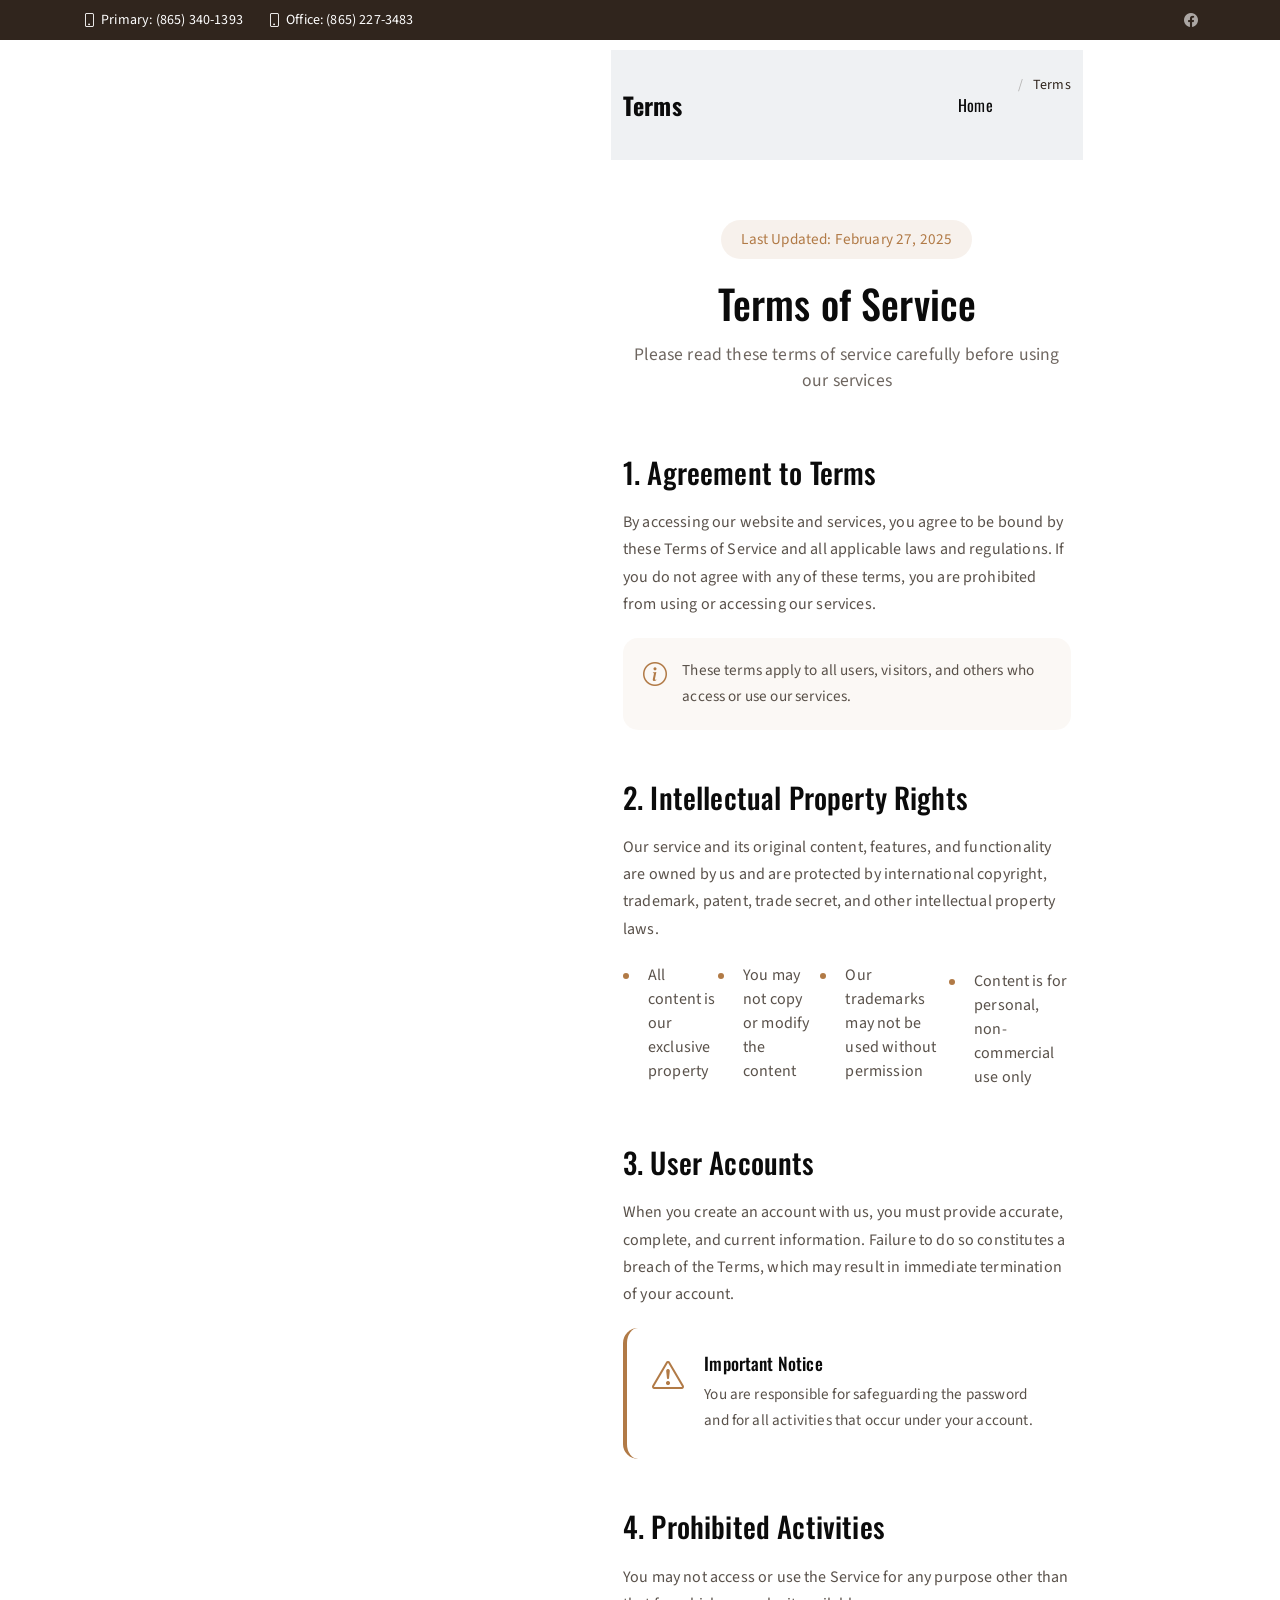
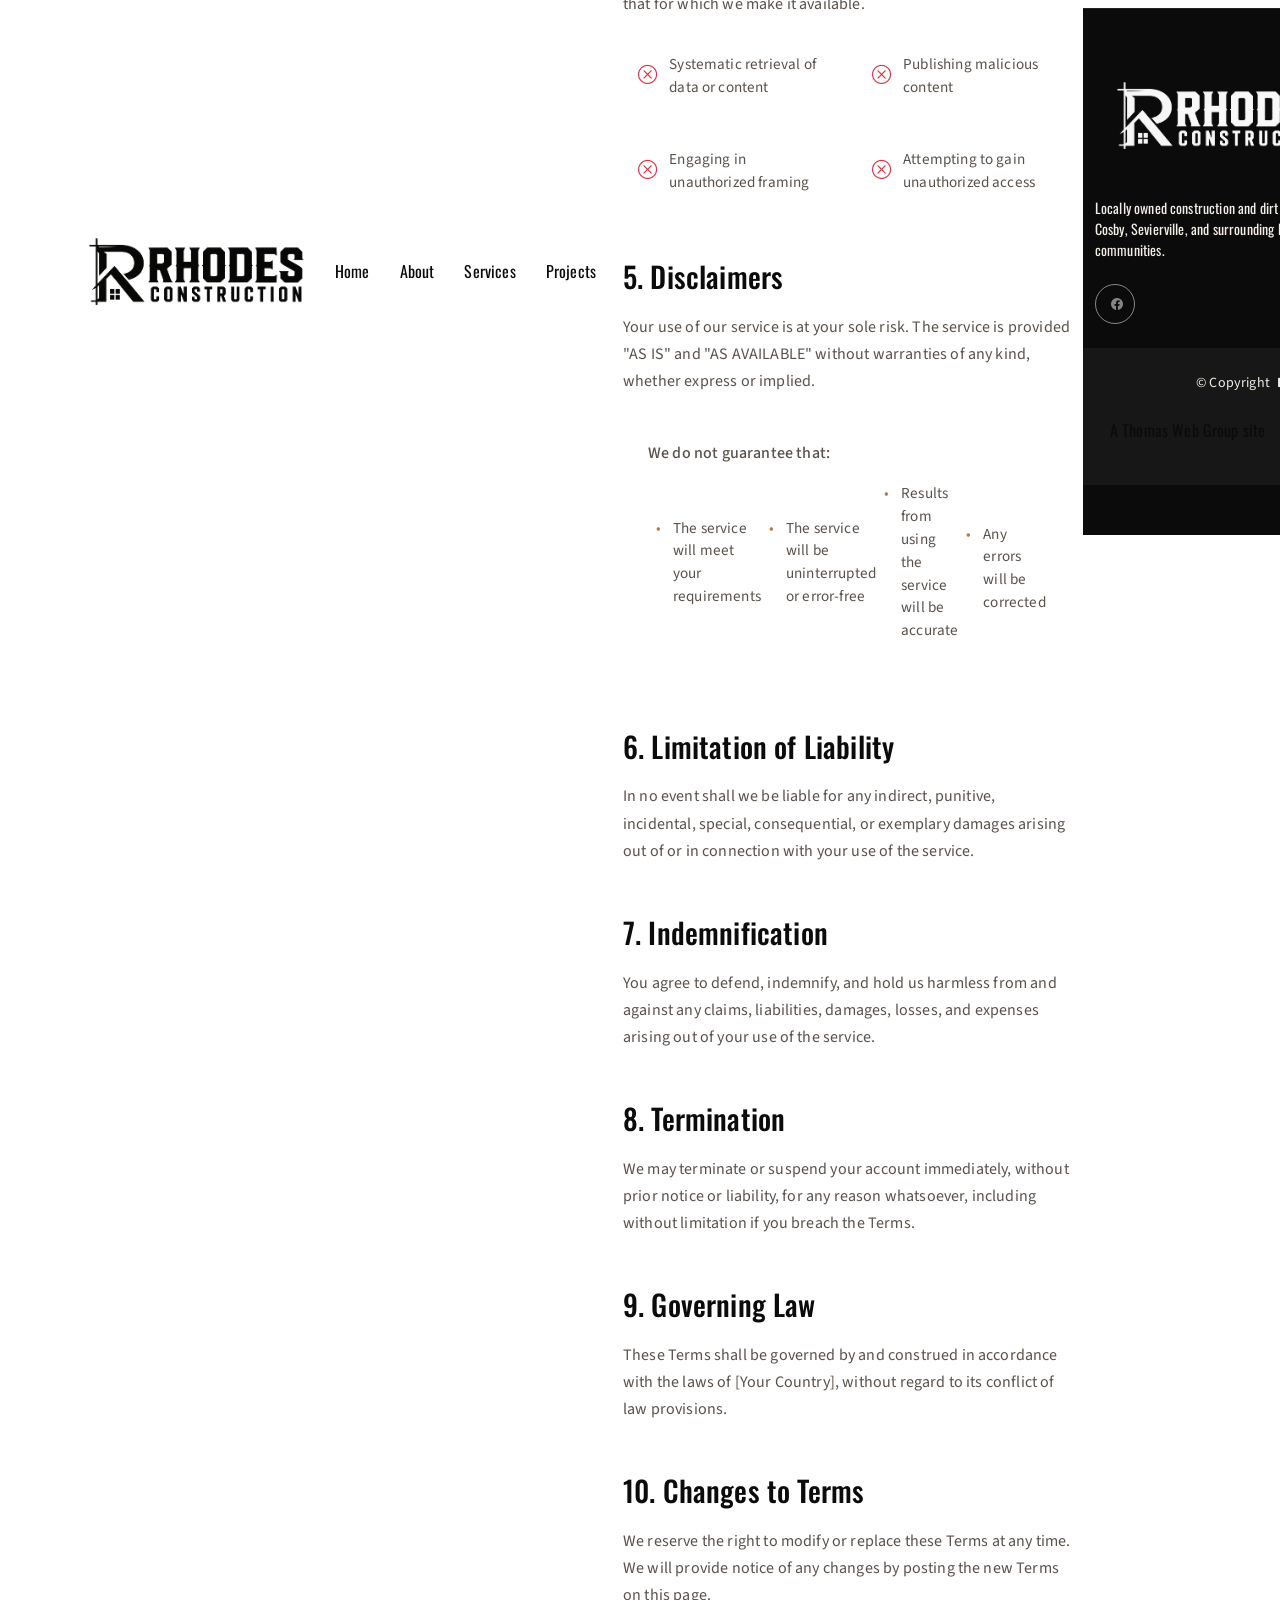
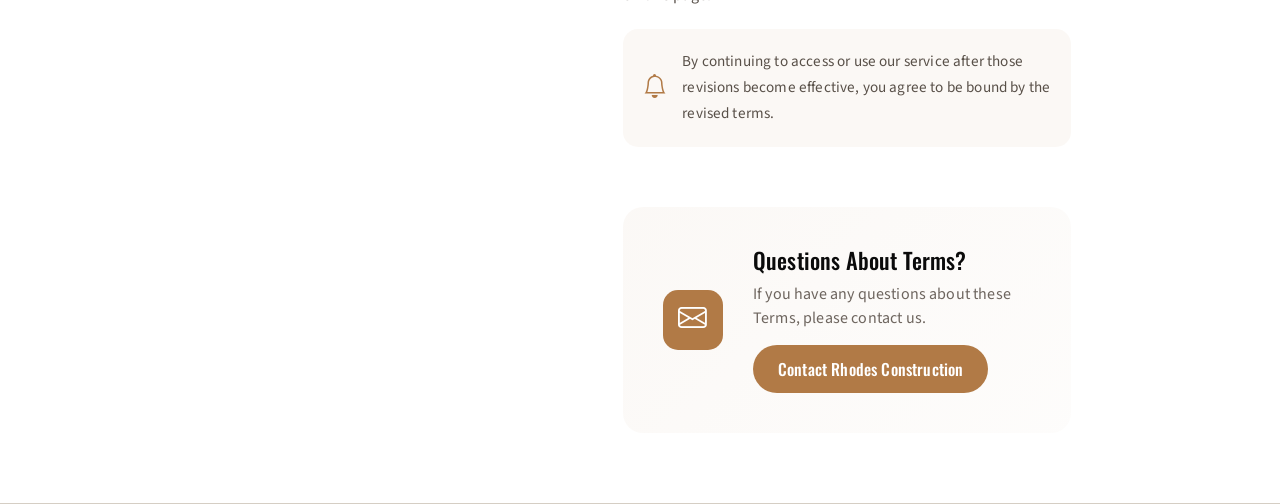
<file: terms.html>
<!DOCTYPE html>
<html lang="en">

<head>
  <meta charset="utf-8">
  <meta content="width=device-width, initial-scale=1.0" name="viewport">
  <title>Terms of Service | Rhodes Construction and Dirt Works</title>
  <meta name="description" content="Terms of service for the Rhodes Construction and Dirt Works website and project inquiry forms.">
  <meta name="keywords" content="Rhodes Construction terms of service">

  <!-- Favicons -->
  <link href="assets/img/iconForBrowserTab.png" rel="icon">
  <link href="assets/img/iconForBrowserTab.png" rel="apple-touch-icon">

  <!-- Fonts -->
  <link href="https://fonts.googleapis.com" rel="preconnect">
  <link href="https://fonts.gstatic.com" rel="preconnect" crossorigin>
  <link href="https://fonts.googleapis.com/css2?family=Roboto:ital,wght@0,100;0,300;0,400;0,500;0,700;0,900;1,100;1,300;1,400;1,500;1,700;1,900&family=Lato:ital,wght@0,100;0,300;0,400;0,700;0,900;1,100;1,300;1,400;1,700;1,900&family=Ubuntu:ital,wght@0,300;0,400;0,500;0,700;1,300;1,400;1,500;1,700&display=swap" rel="stylesheet">

  <!-- Vendor CSS Files -->
  <link href="assets/vendor/bootstrap/css/bootstrap.min.css" rel="stylesheet">
  <link href="assets/vendor/bootstrap-icons/bootstrap-icons.css" rel="stylesheet">
  <link href="assets/vendor/aos/aos.css" rel="stylesheet">
  <link href="assets/vendor/swiper/swiper-bundle.min.css" rel="stylesheet">
  <link href="assets/vendor/glightbox/css/glightbox.min.css" rel="stylesheet">

  <!-- Main CSS File -->
  <link href="assets/css/main.css" rel="stylesheet">

</head>

<body class="terms-page">

  <header id="header" class="header sticky-top">

    <div class="topbar d-flex align-items-center dark-background">
      <div class="container d-flex justify-content-center justify-content-md-between">
        <div class="contact-info d-flex align-items-center">
          <i class="bi bi-phone d-flex align-items-center"><a href="tel:+18653401393">Primary: (865) 340-1393</a></i>
          <i class="bi bi-phone d-flex align-items-center ms-4"><a href="tel:+18652273483">Office: (865) 227-3483</a></i>
        </div>
        <div class="social-links d-none d-md-flex align-items-center">
          <a href="https://www.facebook.com/profile.php?id=61579933262191" class="facebook" aria-label="Facebook"><i class="bi bi-facebook"></i></a>
        </div>
      </div>
    </div><!-- End Top Bar -->

    <div class="branding d-flex align-items-cente">

      <div class="container position-relative d-flex align-items-center justify-content-between">
        <a href="index.html" class="logo d-flex align-items-center">
          <!-- Uncomment the line below if you also wish to use an image logo -->
          <img src="assets/img/mainLogo.png" alt="Rhodes Construction and Dirt Works">
        </a>

        <nav id="navmenu" class="navmenu">
          <ul>
            <li><a href="index.html">Home</a></li>
            <li><a href="about.html">About</a></li>
            <li><a href="services.html">Services</a></li>
            <li><a href="projects.html">Projects</a></li>

  <main class="main">

    <!-- Page Title -->
    <div class="page-title light-background">
      <div class="container d-lg-flex justify-content-between align-items-center">
        <h1 class="mb-2 mb-lg-0">Terms</h1>
        <nav class="breadcrumbs">
          <ol>
            <li><a href="index.html">Home</a></li>
            <li class="current">Terms</li>
          </ol>
        </nav>
      </div>
    </div><!-- End Page Title -->

    <!-- Terms Of Service Section -->
    <section id="terms-of-service" class="terms-of-service section">

      <div class="container" data-aos="fade-up">
        <!-- Page Header -->
        <div class="tos-header text-center" data-aos="fade-up">
          <span class="last-updated">Last Updated: February 27, 2025</span>
          <h2>Terms of Service</h2>
          <p>Please read these terms of service carefully before using our services</p>
        </div>

        <!-- Content -->
        <div class="tos-content" data-aos="fade-up" data-aos-delay="200">
          <!-- Agreement Section -->
          <div id="agreement" class="content-section">
            <h3>1. Agreement to Terms</h3>
            <p>By accessing our website and services, you agree to be bound by these Terms of Service and all applicable laws and regulations. If you do not agree with any of these terms, you are prohibited from using or accessing our services.</p>
            <div class="info-box">
              <i class="bi bi-info-circle"></i>
              <p>These terms apply to all users, visitors, and others who access or use our services.</p>
            </div>
          </div>

          <!-- Intellectual Property -->
          <div id="intellectual-property" class="content-section">
            <h3>2. Intellectual Property Rights</h3>
            <p>Our service and its original content, features, and functionality are owned by us and are protected by international copyright, trademark, patent, trade secret, and other intellectual property laws.</p>
            <ul class="list-items">
              <li>All content is our exclusive property</li>
              <li>You may not copy or modify the content</li>
              <li>Our trademarks may not be used without permission</li>
              <li>Content is for personal, non-commercial use only</li>
            </ul>
          </div>

          <!-- User Accounts -->
          <div id="user-accounts" class="content-section">
            <h3>3. User Accounts</h3>
            <p>When you create an account with us, you must provide accurate, complete, and current information. Failure to do so constitutes a breach of the Terms, which may result in immediate termination of your account.</p>
            <div class="alert-box">
              <i class="bi bi-exclamation-triangle"></i>
              <div class="alert-content">
                <h5>Important Notice</h5>
                <p>You are responsible for safeguarding the password and for all activities that occur under your account.</p>
              </div>
            </div>
          </div>

          <!-- Prohibited Activities -->
          <div id="prohibited" class="content-section">
            <h3>4. Prohibited Activities</h3>
            <p>You may not access or use the Service for any purpose other than that for which we make it available.</p>
            <div class="prohibited-list">
              <div class="prohibited-item">
                <i class="bi bi-x-circle"></i>
                <span>Systematic retrieval of data or content</span>
              </div>
              <div class="prohibited-item">
                <i class="bi bi-x-circle"></i>
                <span>Publishing malicious content</span>
              </div>
              <div class="prohibited-item">
                <i class="bi bi-x-circle"></i>
                <span>Engaging in unauthorized framing</span>
              </div>
              <div class="prohibited-item">
                <i class="bi bi-x-circle"></i>
                <span>Attempting to gain unauthorized access</span>
              </div>
            </div>
          </div>

          <!-- Disclaimers -->
          <div id="disclaimer" class="content-section">
            <h3>5. Disclaimers</h3>
            <p>Your use of our service is at your sole risk. The service is provided "AS IS" and "AS AVAILABLE" without warranties of any kind, whether express or implied.</p>
            <div class="disclaimer-box">
              <p>We do not guarantee that:</p>
              <ul>
                <li>The service will meet your requirements</li>
                <li>The service will be uninterrupted or error-free</li>
                <li>Results from using the service will be accurate</li>
                <li>Any errors will be corrected</li>
              </ul>
            </div>
          </div>

          <!-- Limitation of Liability -->
          <div id="limitation" class="content-section">
            <h3>6. Limitation of Liability</h3>
            <p>In no event shall we be liable for any indirect, punitive, incidental, special, consequential, or exemplary damages arising out of or in connection with your use of the service.</p>
          </div>

          <!-- Indemnification -->
          <div id="indemnification" class="content-section">
            <h3>7. Indemnification</h3>
            <p>You agree to defend, indemnify, and hold us harmless from and against any claims, liabilities, damages, losses, and expenses arising out of your use of the service.</p>
          </div>

          <!-- Termination -->
          <div id="termination" class="content-section">
            <h3>8. Termination</h3>
            <p>We may terminate or suspend your account immediately, without prior notice or liability, for any reason whatsoever, including without limitation if you breach the Terms.</p>
          </div>

          <!-- Governing Law -->
          <div id="governing-law" class="content-section">
            <h3>9. Governing Law</h3>
            <p>These Terms shall be governed by and construed in accordance with the laws of [Your Country], without regard to its conflict of law provisions.</p>
          </div>

          <!-- Changes -->
          <div id="changes" class="content-section">
            <h3>10. Changes to Terms</h3>
            <p>We reserve the right to modify or replace these Terms at any time. We will provide notice of any changes by posting the new Terms on this page.</p>
            <div class="notice-box">
              <i class="bi bi-bell"></i>
              <p>By continuing to access or use our service after those revisions become effective, you agree to be bound by the revised terms.</p>
            </div>
          </div>
        </div>

        <!-- Contact Section -->
        <div class="tos-contact" data-aos="fade-up" data-aos-delay="300">
          <div class="contact-box">
            <div class="contact-icon">
              <i class="bi bi-envelope"></i>
            </div>
            <div class="contact-content">
              <h4>Questions About Terms?</h4>
              <p>If you have any questions about these Terms, please contact us.</p>
              <a href="contact.html" class="contact-link">Contact Rhodes Construction</a>
            </div>
          </div>
        </div>
      </div>

    </section><!-- /Terms Of Service Section -->

  </main>

  <footer id="footer" class="footer dark-background">

    <div class="container footer-top">
      <div class="row gy-4">
        <div class="col-lg-5 col-md-12 footer-about">
          <a href="index.html" class="logo d-flex align-items-center">
            <img src="assets/img/mainLogo.png" alt="Rhodes Construction and Dirt Works">
          </a>
          <p>Locally owned construction and dirt work serving Cosby, Sevierville, and surrounding East Tennessee communities.</p>
          <div class="social-links d-flex mt-4">
            <a href="https://www.facebook.com/profile.php?id=61579933262191" aria-label="Facebook"><i class="bi bi-facebook"></i></a>
          </div>
        </div>

        <div class="col-lg-2 col-6 footer-links">
          <h4>Useful Links</h4>
          <ul>
            <li><a href="index.html">Home</a></li>
            <li><a href="about.html">About</a></li>
            <li><a href="services.html">Services</a></li>
            <li><a href="projects.html">Projects</a></li>
            <li><a href="contact.html">Contact</a></li>
          </ul>
        </div>

        <div class="col-lg-2 col-6 footer-links">
          <h4>Our Services</h4>
          <ul>
            <li><a href="services.html">Residential Construction</a></li>
            <li><a href="services.html">Commercial Construction</a></li>
            <li><a href="services.html">Remodeling &amp; Renovations</a></li>
            <li><a href="services.html">Decks</a></li>
            <li><a href="services.html">Dirt Work</a></li>
          </ul>
        </div>

        <div class="col-lg-3 col-md-12 footer-contact text-center text-md-start">
          <h4>Contact Us</h4>
          <p>Cosby, Tennessee</p>
          <p class="mt-4"><strong>Primary:</strong> <a href="tel:+18653401393">(865) 340-1393</a></p>
          <p><strong>Office:</strong> <a href="tel:+18652273483">(865) 227-3483</a></p>
        </div>

      </div>
    </div>

    <div class="container copyright text-center mt-4">
      <p>© <span>Copyright</span> <strong class="px-1 sitename">Rhodes Construction &amp; Dirt Works</strong> <span>All Rights Reserved</span></p>
      <p class="credits"><a href="https://www.thomaswebgroup.com/" rel="noopener">A Thomas Web Group site</a></p>
    </div>

  </footer>

  <!-- Scroll Top -->
  <a href="#" id="scroll-top" class="scroll-top d-flex align-items-center justify-content-center"><i class="bi bi-arrow-up-short"></i></a>

  <!-- Preloader -->
  <div id="preloader"></div>

  <!-- Vendor JS Files -->
  <script src="assets/vendor/bootstrap/js/bootstrap.bundle.min.js"></script>
  <script src="assets/vendor/php-email-form/validate.js"></script>
  <script src="assets/vendor/aos/aos.js"></script>
  <script src="assets/vendor/swiper/swiper-bundle.min.js"></script>
  <script src="assets/vendor/glightbox/js/glightbox.min.js"></script>

  <!-- Main JS File -->
  <script src="assets/js/main.js"></script>

</body>

</html>
</file>
<file: assets/css/main.css>
@charset "UTF-8";

@import url('https://fonts.googleapis.com/css2?family=Kaushan+Script&family=Oswald:wght@400;500;600;700&family=Source+Sans+3:wght@400;500;600;700&display=swap');

/*--------------------------------------------------------------
# Font & Color Variables
# Rhodes Construction color system
--------------------------------------------------------------*/
/* Fonts */
:root {
  --default-font: "Roboto",  system-ui, -apple-system, "Segoe UI", Roboto, "Helvetica Neue", Arial, "Noto Sans", "Liberation Sans", sans-serif, "Apple Color Emoji", "Segoe UI Emoji", "Segoe UI Symbol", "Noto Color Emoji";
  --heading-font: "Ubuntu",  sans-serif;
  --nav-font: "Lato",  sans-serif;
}

/* Global Colors - The following color variables are used throughout the website. Updating them here will change the color scheme of the entire website */
:root { 
  --background-color: #f9fafb; /* Background color for the entire website, including individual sections */
  --default-color: #333333; /* Default color used for the majority of the text content across the entire website */
  --heading-color: #102a49; /* Color for headings, subheadings and title throughout the website */
  --accent-color: #14529d; /* Accent color that represents your brand on the website. It's used for buttons, links, and other elements that need to stand out */
  --surface-color: #ffffff; /* The surface color is used as a background of boxed elements within sections, such as cards, icon boxes, or other elements that require a visual separation from the global background. */
  --contrast-color: #ffffff; /* Contrast color for text, ensuring readability against backgrounds of accent, heading, or default colors. */
}

/* Nav Menu Colors - The following color variables are used specifically for the navigation menu. They are separate from the global colors to allow for more customization options */
:root {
  --nav-color: #333333;  /* The default color of the main navmenu links */
  --nav-hover-color: #14529d; /* Applied to main navmenu links when they are hovered over or active */
  --nav-mobile-background-color: #ffffff; /* Used as the background color for mobile navigation menu */
  --nav-dropdown-background-color: #ffffff; /* Used as the background color for dropdown items that appear when hovering over primary navigation items */
  --nav-dropdown-color: #333333; /* Used for navigation links of the dropdown items in the navigation menu. */
  --nav-dropdown-hover-color: #14529d; /* Similar to --nav-hover-color, this color is applied to dropdown navigation links when they are hovered over. */
}

/* Color Presets - These classes override global colors when applied to any section or element, providing reuse of the sam color scheme. */

.light-background {
  --background-color: #eff1f3;
  --surface-color: #ffffff;
}

.dark-background {
  --background-color: #14529d;
  --default-color: #ffffff;
  --heading-color: #ffffff;
  --accent-color: #ffffff;
  --surface-color: #252525;
  --contrast-color: #ffffff;
}

/* Smooth scroll */
:root {
  scroll-behavior: smooth;
}

/*--------------------------------------------------------------
# General Styling & Shared Classes
--------------------------------------------------------------*/
body {
  color: var(--default-color);
  background-color: var(--background-color);
  font-family: var(--default-font);
}

a {
  color: var(--accent-color);
  text-decoration: none;
  transition: 0.3s;
}

a:hover {
  color: color-mix(in srgb, var(--accent-color), transparent 25%);
  text-decoration: none;
}

h1,
h2,
h3,
h4,
h5,
h6 {
  color: var(--heading-color);
  font-family: var(--heading-font);
}

/* PHP Email Form Messages
------------------------------*/
.php-email-form .error-message {
  display: none;
  background: #df1529;
  color: #ffffff;
  text-align: left;
  padding: 15px;
  margin-bottom: 24px;
  font-weight: 600;
}

.php-email-form .sent-message {
  display: none;
  color: #ffffff;
  background: #059652;
  text-align: center;
  padding: 15px;
  margin-bottom: 24px;
  font-weight: 600;
}

.php-email-form .loading {
  display: none;
  background: var(--surface-color);
  text-align: center;
  padding: 15px;
  margin-bottom: 24px;
}

.php-email-form .loading:before {
  content: "";
  display: inline-block;
  border-radius: 50%;
  width: 24px;
  height: 24px;
  margin: 0 10px -6px 0;
  border: 3px solid var(--accent-color);
  border-top-color: var(--surface-color);
  animation: php-email-form-loading 1s linear infinite;
}

@keyframes php-email-form-loading {
  0% {
    transform: rotate(0deg);
  }

  100% {
    transform: rotate(360deg);
  }
}

/*--------------------------------------------------------------
# Global Header
--------------------------------------------------------------*/
.header {
  --background-color: #ffffff;
  color: var(--default-color);
  transition: all 0.5s;
  z-index: 997;
  background-color: var(--background-color);
}

.header .topbar {
  background-color: var(--background-color);
  height: 40px;
  padding: 0;
  font-size: 14px;
  transition: all 0.5s;
}

.header .topbar .contact-info i {
  font-style: normal;
  color: var(--contrast-color);
}

.header .topbar .contact-info i a,
.header .topbar .contact-info i span {
  padding-left: 5px;
  color: var(--contrast-color);
}

@media (max-width: 575px) {

  .header .topbar .contact-info i a,
  .header .topbar .contact-info i span {
    font-size: 13px;
  }
}

.header .topbar .contact-info i a {
  line-height: 0;
  transition: 0.3s;
}

.header .topbar .contact-info i a:hover {
  color: var(--contrast-color);
  text-decoration: underline;
}

.header .topbar .social-links a {
  color: color-mix(in srgb, var(--contrast-color), transparent 40%);
  line-height: 0;
  transition: 0.3s;
  margin-left: 20px;
}

.header .topbar .social-links a:hover {
  color: var(--contrast-color);
}

.header .branding {
  min-height: 60px;
  padding: 10px 0;
}

.header .logo {
  line-height: 1;
}

.header .logo img {
  width: 230px;
  height: auto;
  max-height: none;
  margin-right: 8px;
}

.header .logo h1 {
  font-size: 30px;
  margin: 0;
  font-weight: 700;
  color: var(--heading-color);
}

.scrolled .header {
  box-shadow: 0px 0 18px rgba(0, 0, 0, 0.1);
}

.scrolled .header .topbar {
  height: 0;
  visibility: hidden;
  overflow: hidden;
}

/*--------------------------------------------------------------
# Navigation Menu
--------------------------------------------------------------*/
/* Navmenu - Desktop */
@media (min-width: 1200px) {
  .navmenu {
    padding: 0;
  }

  .navmenu ul {
    margin: 0;
    padding: 0;
    display: flex;
    list-style: none;
    align-items: center;
  }

  .navmenu li {
    position: relative;
  }

  .navmenu a,
  .navmenu a:focus {
    color: var(--nav-color);
    padding: 18px 15px;
    font-size: 16px;
    font-family: var(--nav-font);
    font-weight: 400;
    display: flex;
    align-items: center;
    justify-content: space-between;
    white-space: nowrap;
    transition: 0.3s;
  }

  .navmenu a i,
  .navmenu a:focus i {
    font-size: 12px;
    line-height: 0;
    margin-left: 5px;
    transition: 0.3s;
  }

  .navmenu li:last-child a {
    padding-right: 0;
  }

  .navmenu li:hover>a,
  .navmenu .active,
  .navmenu .active:focus {
    color: var(--nav-hover-color);
  }

  .navmenu .dropdown ul {
    margin: 0;
    padding: 10px 0;
    background: var(--nav-dropdown-background-color);
    display: block;
    position: absolute;
    visibility: hidden;
    left: 14px;
    top: 130%;
    opacity: 0;
    transition: 0.3s;
    border-radius: 4px;
    z-index: 99;
    box-shadow: 0px 0px 30px rgba(0, 0, 0, 0.1);
  }

  .navmenu .dropdown ul li {
    min-width: 200px;
  }

  .navmenu .dropdown ul a {
    padding: 10px 20px;
    font-size: 15px;
    text-transform: none;
    color: var(--nav-dropdown-color);
  }

  .navmenu .dropdown ul a i {
    font-size: 12px;
  }

  .navmenu .dropdown ul a:hover,
  .navmenu .dropdown ul .active:hover,
  .navmenu .dropdown ul li:hover>a {
    color: var(--nav-dropdown-hover-color);
  }

  .navmenu .dropdown:hover>ul {
    opacity: 1;
    top: 100%;
    visibility: visible;
  }

  .navmenu .dropdown .dropdown ul {
    top: 0;
    left: -90%;
    visibility: hidden;
  }

  .navmenu .dropdown .dropdown:hover>ul {
    opacity: 1;
    top: 0;
    left: -100%;
    visibility: visible;
  }
}

/* Navmenu - Mobile */
@media (max-width: 1199px) {
  .mobile-nav-toggle {
    color: var(--nav-color);
    font-size: 28px;
    line-height: 0;
    margin-right: 10px;
    cursor: pointer;
    transition: color 0.3s;
  }

  .navmenu {
    padding: 0;
    z-index: 9997;
  }

  .navmenu ul {
    display: none;
    list-style: none;
    position: absolute;
    inset: 60px 20px 20px 20px;
    padding: 10px 0;
    margin: 0;
    border-radius: 6px;
    background-color: var(--nav-mobile-background-color);
    overflow-y: auto;
    transition: 0.3s;
    z-index: 9998;
    box-shadow: 0px 0px 30px rgba(0, 0, 0, 0.1);
  }

  .navmenu a,
  .navmenu a:focus {
    color: var(--nav-dropdown-color);
    padding: 10px 20px;
    font-family: var(--nav-font);
    font-size: 17px;
    font-weight: 500;
    display: flex;
    align-items: center;
    justify-content: space-between;
    white-space: nowrap;
    transition: 0.3s;
  }

  .navmenu a i,
  .navmenu a:focus i {
    font-size: 12px;
    line-height: 0;
    margin-left: 5px;
    width: 30px;
    height: 30px;
    display: flex;
    align-items: center;
    justify-content: center;
    border-radius: 50%;
    transition: 0.3s;
    background-color: color-mix(in srgb, var(--accent-color), transparent 90%);
  }

  .navmenu a i:hover,
  .navmenu a:focus i:hover {
    background-color: var(--accent-color);
    color: var(--contrast-color);
  }

  .navmenu a:hover,
  .navmenu .active,
  .navmenu .active:focus {
    color: var(--nav-dropdown-hover-color);
  }

  .navmenu .active i,
  .navmenu .active:focus i {
    background-color: var(--accent-color);
    color: var(--contrast-color);
    transform: rotate(180deg);
  }

  .navmenu .dropdown ul {
    position: static;
    display: none;
    z-index: 99;
    padding: 10px 0;
    margin: 10px 20px;
    background-color: var(--nav-dropdown-background-color);
    border: 1px solid color-mix(in srgb, var(--default-color), transparent 90%);
    box-shadow: none;
    transition: all 0.5s ease-in-out;
  }

  .navmenu .dropdown ul ul {
    background-color: rgba(33, 37, 41, 0.1);
  }

  .navmenu .dropdown>.dropdown-active {
    display: block;
    background-color: rgba(33, 37, 41, 0.03);
  }

  .mobile-nav-active {
    overflow: hidden;
  }

  .mobile-nav-active .mobile-nav-toggle {
    color: #fff;
    position: absolute;
    font-size: 32px;
    top: 15px;
    right: 15px;
    margin-right: 0;
    z-index: 9999;
  }

  .mobile-nav-active .navmenu {
    position: fixed;
    overflow: hidden;
    inset: 0;
    background: rgba(33, 37, 41, 0.8);
    transition: 0.3s;
  }

  .mobile-nav-active .navmenu>ul {
    display: block;
  }
}

/*--------------------------------------------------------------
# Global Footer
--------------------------------------------------------------*/
.footer {
  color: var(--default-color);
  background-color: var(--background-color);
  font-size: 14px;
  padding-bottom: 50px;
  position: relative;
}

.footer .footer-top {
  padding-top: 50px;
  border-top: 1px solid color-mix(in srgb, var(--default-color), transparent 90%);
}

.footer .footer-about .logo {
  line-height: 1;
  margin-bottom: 25px;
}

.footer .footer-about .logo img {
  max-height: 40px;
  margin-right: 6px;
}

.footer .footer-about .logo span {
  color: var(--heading-color);
  font-size: 30px;
  font-weight: 700;
  letter-spacing: 1px;
  font-family: var(--heading-font);
}

.footer .footer-about p {
  font-size: 14px;
  font-family: var(--heading-font);
}

.footer .social-links a {
  display: flex;
  align-items: center;
  justify-content: center;
  width: 40px;
  height: 40px;
  border-radius: 50%;
  border: 1px solid color-mix(in srgb, var(--default-color), transparent 50%);
  font-size: 16px;
  color: color-mix(in srgb, var(--default-color), transparent 50%);
  margin-right: 10px;
  transition: 0.3s;
}

.footer .social-links a:hover {
  color: var(--accent-color);
  border-color: var(--accent-color);
}

.footer h4 {
  font-size: 16px;
  font-weight: bold;
  position: relative;
  padding-bottom: 12px;
}

.footer .footer-links {
  margin-bottom: 30px;
}

.footer .footer-links ul {
  list-style: none;
  padding: 0;
  margin: 0;
}

.footer .footer-links ul i {
  padding-right: 2px;
  font-size: 12px;
  line-height: 0;
}

.footer .footer-links ul li {
  padding: 10px 0;
  display: flex;
  align-items: center;
}

.footer .footer-links ul li:first-child {
  padding-top: 0;
}

.footer .footer-links ul a {
  color: color-mix(in srgb, var(--default-color), transparent 20%);
  display: inline-block;
  line-height: 1;
}

.footer .footer-links ul a:hover {
  color: var(--accent-color);
}

.footer .footer-contact p {
  margin-bottom: 5px;
}

.footer .copyright {
  padding-top: 25px;
  padding-bottom: 25px;
  background-color: color-mix(in srgb, var(--default-color), transparent 95%);
}

.footer .copyright p {
  margin-bottom: 0;
}

.footer .credits {
  margin-top: 6px;
  font-size: 13px;
}

/*--------------------------------------------------------------
# Preloader
--------------------------------------------------------------*/
#preloader {
  position: fixed;
  inset: 0;
  z-index: 999999;
  overflow: hidden;
  background: var(--background-color);
  transition: all 0.6s ease-out;
}

#preloader:before {
  content: "";
  position: fixed;
  top: calc(50% - 30px);
  left: calc(50% - 30px);
  border: 6px solid #ffffff;
  border-color: var(--accent-color) transparent var(--accent-color) transparent;
  border-radius: 50%;
  width: 60px;
  height: 60px;
  animation: animate-preloader 1.5s linear infinite;
}

@keyframes animate-preloader {
  0% {
    transform: rotate(0deg);
  }

  100% {
    transform: rotate(360deg);
  }
}

/*--------------------------------------------------------------
# Scroll Top Button
--------------------------------------------------------------*/
.scroll-top {
  position: fixed;
  visibility: hidden;
  opacity: 0;
  right: 15px;
  bottom: 15px;
  z-index: 99999;
  background-color: var(--accent-color);
  width: 40px;
  height: 40px;
  border-radius: 4px;
  transition: all 0.4s;
}

.scroll-top i {
  font-size: 24px;
  color: var(--contrast-color);
  line-height: 0;
}

.scroll-top:hover {
  background-color: color-mix(in srgb, var(--accent-color), transparent 20%);
  color: var(--contrast-color);
}

.scroll-top.active {
  visibility: visible;
  opacity: 1;
}

/*--------------------------------------------------------------
# Disable aos animation delay on mobile devices
--------------------------------------------------------------*/
@media screen and (max-width: 768px) {
  [data-aos-delay] {
    transition-delay: 0 !important;
  }
}

/*--------------------------------------------------------------
# Global Page Titles & Breadcrumbs
--------------------------------------------------------------*/
.page-title {
  color: var(--default-color);
  background-color: var(--background-color);
  padding: 25px 0;
  position: relative;
}

.page-title h1 {
  font-size: 24px;
  font-weight: 700;
}

.page-title .breadcrumbs ol {
  display: flex;
  flex-wrap: wrap;
  list-style: none;
  padding: 0;
  margin: 0;
  font-size: 14px;
  font-weight: 400;
}

.page-title .breadcrumbs ol li+li {
  padding-left: 10px;
}

.page-title .breadcrumbs ol li+li::before {
  content: "/";
  display: inline-block;
  padding-right: 10px;
  color: color-mix(in srgb, var(--default-color), transparent 70%);
}

/*--------------------------------------------------------------
# Global Sections
--------------------------------------------------------------*/
section,
.section {
  color: var(--default-color);
  background-color: var(--background-color);
  padding: 60px 0;
  scroll-margin-top: 90px;
  overflow: clip;
}

@media (max-width: 1199px) {

  section,
  .section {
    scroll-margin-top: 66px;
  }
}

/*--------------------------------------------------------------
# Global Section Titles
--------------------------------------------------------------*/
.section-title {
  padding-bottom: 60px;
  position: relative;
}

.section-title h2 {
  font-size: 24px;
  font-weight: 700;
  padding: 0;
  line-height: 1px;
  margin: 0;
  letter-spacing: 0.5px;
  text-transform: uppercase;
  position: relative;
}

.section-title h2::after {
  content: "";
  width: 120px;
  height: 1px;
  display: inline-block;
  background: var(--accent-color);
  margin: 4px 10px;
}

.section-title p {
  color: color-mix(in srgb, var(--default-color), transparent 50%);
  margin: 5px 0 0 0;
  font-size: 16px;
  font-weight: 500;
  font-family: var(--heading-font);
}

/*--------------------------------------------------------------
# Hero Section
--------------------------------------------------------------*/
.hero {
  position: relative;
  padding: 120px 0;
  background-color: var(--background-color);
  overflow: hidden;
}

.hero::before {
  content: "";
  position: absolute;
  top: 0;
  left: 0;
  width: 100%;
  height: 100%;
  background-image: url("../img/heroHouseImg.webp");
  background-size: cover;
  background-position: center;
  opacity: 0.05;
  z-index: 0;
}

.hero .container {
  position: relative;
  z-index: 1;
}

.hero .hero-content {
  margin-bottom: 30px;
}

.hero .hero-content .subtitle {
  display: inline-block;
  font-weight: 600;
  font-size: 14px;
  text-transform: uppercase;
  color: var(--accent-color);
  margin-bottom: 15px;
  letter-spacing: 1px;
  position: relative;
  padding-left: 25px;
}

.hero .hero-content .subtitle::before {
  content: "";
  position: absolute;
  left: 0;
  top: 50%;
  width: 15px;
  height: 2px;
  background-color: var(--accent-color);
  transform: translateY(-50%);
}

.hero .hero-content h1 {
  font-size: 48px;
  font-weight: 700;
  margin-bottom: 20px;
  line-height: 1.2;
}

@media (max-width: 992px) {
  .hero .hero-content h1 {
    font-size: 36px;
  }
}

@media (max-width: 768px) {
  .hero .hero-content h1 {
    font-size: 32px;
  }
}

.hero .hero-content p {
  font-size: 18px;
  margin-bottom: 30px;
  color: color-mix(in srgb, var(--default-color), transparent 20%);
}

.hero .hero-buttons {
  display: flex;
  gap: 15px;
  margin-bottom: 40px;
}

@media (max-width: 576px) {
  .hero .hero-buttons {
    flex-direction: column;
    gap: 10px;
  }
}

.hero .hero-buttons .btn-primary {
  display: inline-block;
  padding: 14px 32px;
  background-color: var(--accent-color);
  color: var(--contrast-color);
  border-radius: 4px;
  font-weight: 600;
  transition: all 0.3s ease;
}

.hero .hero-buttons .btn-primary:hover {
  background-color: color-mix(in srgb, var(--accent-color), black 15%);
  transform: translateY(-3px);
  box-shadow: 0 10px 20px rgba(0, 0, 0, 0.1);
}

.hero .hero-buttons .btn-secondary {
  display: inline-block;
  padding: 14px 32px;
  background-color: transparent;
  color: var(--default-color);
  border: 1px solid color-mix(in srgb, var(--default-color), transparent 70%);
  border-radius: 4px;
  font-weight: 600;
  transition: all 0.3s ease;
}

.hero .hero-buttons .btn-secondary:hover {
  background-color: color-mix(in srgb, var(--default-color), transparent 95%);
  border-color: var(--default-color);
  transform: translateY(-3px);
}

.hero .trust-badges {
  display: flex;
  gap: 30px;
}

@media (max-width: 768px) {
  .hero .trust-badges {
    flex-wrap: wrap;
    gap: 20px;
  }
}

.hero .trust-badges .badge-item {
  display: flex;
  align-items: center;
  gap: 12px;
}

.hero .trust-badges .badge-item i {
  font-size: 32px;
  color: var(--accent-color);
}

.hero .trust-badges .badge-item .badge-text {
  display: flex;
  flex-direction: column;
}

.hero .trust-badges .badge-item .badge-text .count {
  font-size: 24px;
  font-weight: 700;
  color: var(--heading-color);
  line-height: 1;
}

.hero .trust-badges .badge-item .badge-text .label {
  font-size: 14px;
  color: color-mix(in srgb, var(--default-color), transparent 30%);
}

.hero .hero-image {
  position: relative;
  border-radius: 8px;
  overflow: hidden;
  box-shadow: 0 20px 40px rgba(0, 0, 0, 0.1);
}

.hero .hero-image img {
  width: 100%;
  height: auto;
  border-radius: 8px;
  transition: transform 0.5s ease;
}

.hero .hero-image:hover img {
  transform: scale(1.05);
}

.hero .hero-image .image-badge {
  position: absolute;
  bottom: 30px;
  left: 30px;
  background-color: var(--accent-color);
  color: var(--contrast-color);
  padding: 15px 20px;
  border-radius: 4px;
  box-shadow: 0 5px 15px rgba(0, 0, 0, 0.1);
}

.hero .hero-image .image-badge span {
  display: block;
  font-weight: 700;
  font-size: 18px;
}

.hero .hero-image .image-badge p {
  margin: 0;
  font-size: 14px;
  opacity: 0.9;
}

@media (max-width: 992px) {
  .hero {
    padding: 80px 0;
  }

  .hero .hero-content {
    margin-bottom: 50px;
  }
}

/*--------------------------------------------------------------
# About Section
--------------------------------------------------------------*/
.about {
  position: relative;
}

.about .about-content h2 {
  font-size: 2.5rem;
  font-weight: 700;
  margin-bottom: 1.5rem;
  position: relative;
}

.about .about-content h2:after {
  content: "";
  position: absolute;
  left: 0;
  bottom: -0.5rem;
  width: 80px;
  height: 4px;
  background-color: var(--accent-color);
}

.about .about-content .lead {
  font-size: 1.15rem;
  margin-bottom: 1.5rem;
  color: color-mix(in srgb, var(--heading-color), transparent 10%);
}

.about .about-content p {
  margin-bottom: 1rem;
  line-height: 1.7;
}

.about .achievement-boxes .achievement-box {
  background-color: var(--surface-color);
  border-left: 4px solid var(--accent-color);
  padding: 1.2rem;
  height: 100%;
  box-shadow: 0 5px 15px rgba(0, 0, 0, 0.05);
  transition: all 0.3s ease;
}

.about .achievement-boxes .achievement-box:hover {
  transform: translateY(-5px);
  box-shadow: 0 8px 20px rgba(0, 0, 0, 0.08);
}

.about .achievement-boxes .achievement-box h3 {
  font-size: 2rem;
  font-weight: 700;
  margin-bottom: 0.3rem;
  color: var(--accent-color);
}

.about .achievement-boxes .achievement-box p {
  margin-bottom: 0;
  font-size: 0.9rem;
  font-weight: 500;
}

.about .certifications h5 {
  font-size: 1.1rem;
  margin-bottom: 1rem;
  font-weight: 600;
}

.about .certifications img {
  transition: transform 0.3s ease;
  filter: grayscale(100%);
  opacity: 0.7;
}

.about .certifications img:hover {
  filter: grayscale(0);
  opacity: 1;
  transform: scale(1.05);
}

.about .cta-container .btn-primary {
  background-color: var(--accent-color);
  border-color: var(--accent-color);
  color: var(--contrast-color);
  padding: 0.75rem 1.5rem;
  font-weight: 500;
  border-radius: 4px;
  transition: all 0.3s ease;
}

.about .cta-container .btn-primary:hover {
  background-color: color-mix(in srgb, var(--accent-color), #000 10%);
  border-color: color-mix(in srgb, var(--accent-color), #000 10%);
  transform: translateY(-3px);
  box-shadow: 0 5px 15px color-mix(in srgb, var(--accent-color), transparent 70%);
}

.about .about-image {
  position: relative;
}

.about .about-image .main-image {
  border-radius: 8px;
  box-shadow: 0 15px 30px rgba(0, 0, 0, 0.1);
  width: 100%;
}

.about .about-image .image-overlay {
  position: absolute;
  bottom: -60px;
  right: -30px;
  width: 50%;
  z-index: 2;
  border-radius: 8px;
  box-shadow: 0 15px 30px rgba(0, 0, 0, 0.15);
}

.about .about-image .image-overlay img {
  border: 5px solid var(--background-color);
}

.about .about-image .experience-badge {
  position: absolute;
  top: 30px;
  left: -30px;
  background-color: var(--accent-color);
  color: var(--contrast-color);
  padding: 1.5rem;
  border-radius: 50%;
  width: 130px;
  height: 130px;
  display: flex;
  flex-direction: column;
  justify-content: center;
  align-items: center;
  text-align: center;
  box-shadow: 0 10px 25px color-mix(in srgb, var(--accent-color), transparent 60%);
}

.about .about-image .experience-badge span {
  font-size: 2rem;
  font-weight: 700;
  line-height: 1;
}

.about .about-image .experience-badge p {
  font-size: 0.8rem;
  margin-bottom: 0;
  margin-top: 0.3rem;
}

@media (max-width: 991.98px) {
  .about .about-image {
    margin-top: 3rem;
  }

  .about .about-image .image-overlay {
    bottom: -40px;
    right: -20px;
  }

  .about .about-image .experience-badge {
    width: 100px;
    height: 100px;
    padding: 1rem;
    left: -20px;
  }

  .about .about-image .experience-badge span {
    font-size: 1.5rem;
  }

  .about .about-image .experience-badge p {
    font-size: 0.7rem;
  }
}

@media (max-width: 767.98px) {
  .about .achievement-boxes .achievement-box {
    padding: 1rem;
  }

  .about .achievement-boxes .achievement-box h3 {
    font-size: 1.8rem;
  }

  .about .achievement-boxes .achievement-box p {
    font-size: 0.8rem;
  }

  .about .about-image .image-overlay {
    bottom: -30px;
    right: 0;
    width: 40%;
  }
}

/*--------------------------------------------------------------
# Services Section
--------------------------------------------------------------*/
.services {
  position: relative;
}

.services .service-card {
  background-color: var(--surface-color);
  padding: 2.5rem;
  border-radius: 8px;
  box-shadow: 0 10px 30px rgba(0, 0, 0, 0.05);
  height: 100%;
  position: relative;
  transition: all 0.3s ease;
  overflow: hidden;
}

.services .service-card:hover {
  transform: translateY(-5px);
  box-shadow: 0 15px 35px rgba(0, 0, 0, 0.1);
}

.services .service-card.featured {
  border: 2px solid var(--accent-color);
}

.services .service-card.featured .service-icon {
  background-color: color-mix(in srgb, var(--accent-color), transparent 85%);
}

.services .service-card .service-badge {
  position: absolute;
  top: 0;
  right: 0;
  background-color: var(--accent-color);
  color: var(--contrast-color);
  font-size: 0.75rem;
  font-weight: 600;
  padding: 0.25rem 1rem;
  border-radius: 0 0 0 8px;
}

.services .service-card .service-icon {
  width: 70px;
  height: 70px;
  border-radius: 50%;
  display: flex;
  align-items: center;
  justify-content: center;
  margin-bottom: 1.5rem;
  background-color: color-mix(in srgb, var(--heading-color), transparent 90%);
  transition: all 0.3s ease;
}

.services .service-card .service-icon i {
  font-size: 2rem;
  color: var(--accent-color);
}

.services .service-card h3 {
  font-size: 1.5rem;
  margin-bottom: 1rem;
  font-weight: 700;
}

.services .service-card p {
  margin-bottom: 1.5rem;
  color: color-mix(in srgb, var(--default-color), transparent 20%);
}

.services .service-card .service-features {
  display: flex;
  flex-direction: column;
  gap: 0.5rem;
  margin-bottom: 1.5rem;
}

.services .service-card .service-features span {
  display: flex;
  align-items: center;
  gap: 0.5rem;
  font-size: 0.9rem;
}

.services .service-card .service-features span i {
  color: var(--accent-color);
}

.services .service-card .service-link {
  display: inline-flex;
  align-items: center;
  gap: 0.5rem;
  font-weight: 600;
  color: var(--accent-color);
  transition: all 0.3s ease;
}

.services .service-card .service-link:hover {
  gap: 0.75rem;
}

.services .service-image-block {
  height: 100%;
  border-radius: 8px;
  overflow: hidden;
  box-shadow: 0 10px 30px rgba(0, 0, 0, 0.1);
}

.services .service-image-block img {
  width: 100%;
  height: 100%;
  object-fit: cover;
}

.services .service-list-block {
  height: 100%;
  padding: 2rem;
  display: flex;
  flex-direction: column;
}

.services .service-list-block h3 {
  font-size: 1.75rem;
  margin-bottom: 1rem;
  font-weight: 700;
}

.services .service-list-block p {
  margin-bottom: 2rem;
  color: color-mix(in srgb, var(--default-color), transparent 20%);
}

.services .service-list {
  display: flex;
  flex-direction: column;
  gap: 1.5rem;
}

.services .service-list-item {
  display: flex;
  gap: 1rem;
  padding-bottom: 1.5rem;
  border-bottom: 1px solid color-mix(in srgb, var(--default-color), transparent 90%);
}

.services .service-list-item:last-child {
  border-bottom: none;
  padding-bottom: 0;
}

.services .service-list-item .service-list-icon {
  flex-shrink: 0;
  width: 50px;
  height: 50px;
  border-radius: 8px;
  display: flex;
  align-items: center;
  justify-content: center;
  background-color: color-mix(in srgb, var(--accent-color), transparent 85%);
}

.services .service-list-item .service-list-icon i {
  font-size: 1.5rem;
  color: var(--accent-color);
}

.services .service-list-item .service-list-content h4 {
  font-size: 1.2rem;
  margin-bottom: 0.5rem;
  font-weight: 600;
}

.services .service-list-item .service-list-content p {
  margin-bottom: 0;
  font-size: 0.95rem;
  color: color-mix(in srgb, var(--default-color), transparent 20%);
}

.services .cta-container {
  margin-top: 5rem;
  padding: 3rem;
  background-color: color-mix(in srgb, var(--heading-color), transparent 90%);
  border-radius: 10px;
}

.services .cta-container h3 {
  font-size: 1.75rem;
  margin-bottom: 1rem;
  color: var(--heading-color);
}

.services .cta-container p {
  max-width: 700px;
  margin: 0 auto 2rem;
  color: color-mix(in srgb, var(--default-color), transparent 20%);
}

.services .cta-container .btn-cta {
  background-color: var(--accent-color);
  color: var(--contrast-color);
  padding: 0.75rem 2rem;
  font-weight: 600;
  border-radius: 50px;
  transition: all 0.3s ease;
}

.services .cta-container .btn-cta:hover {
  background-color: color-mix(in srgb, var(--accent-color), #000 15%);
  transform: translateY(-3px);
}

@media (max-width: 992px) {
  .services .service-list-block {
    margin-top: 2rem;
  }

  .services .service-card {
    padding: 2rem;
  }

  .services .cta-container {
    padding: 2rem;
  }

  .services .cta-container h3 {
    font-size: 1.5rem;
  }
}

@media (max-width: 768px) {
  .services .service-list-item {
    flex-direction: column;
    gap: 1rem;
  }

  .services .service-list-item .service-list-icon {
    margin-bottom: 0.5rem;
  }
}

/*--------------------------------------------------------------
# Projects Section
--------------------------------------------------------------*/
.projects .projects-grid {
  display: grid;
  grid-template-columns: repeat(auto-fit, minmax(450px, 1fr));
  gap: 40px;
}

@media (max-width: 992px) {
  .projects .projects-grid {
    grid-template-columns: repeat(auto-fit, minmax(350px, 1fr));
    gap: 30px;
  }
}

@media (max-width: 576px) {
  .projects .projects-grid {
    grid-template-columns: 1fr;
    gap: 25px;
  }
}

.projects .project-item {
  display: flex;
  background: var(--surface-color);
  border-radius: 16px;
  overflow: hidden;
  box-shadow: 0 8px 32px color-mix(in srgb, var(--default-color), transparent 92%);
  transition: all 0.4s ease;
  min-height: 280px;
}

.projects .project-item:hover {
  transform: translateY(-5px);
  box-shadow: 0 20px 60px color-mix(in srgb, var(--default-color), transparent 85%);
}

.projects .project-item:hover .project-visual img {
  transform: scale(1.08);
}

.projects .project-item:hover .project-link {
  background: var(--accent-color);
  color: var(--contrast-color);
}

.projects .project-item:hover .project-link i {
  transform: translateX(5px);
}

@media (max-width: 768px) {
  .projects .project-item {
    flex-direction: column;
    min-height: auto;
  }
}

.projects .project-content {
  flex: 1;
  padding: 30px;
  display: flex;
  flex-direction: column;
  justify-content: space-between;
}

@media (max-width: 768px) {
  .projects .project-content {
    padding: 25px;
  }
}

.projects .project-header {
  display: flex;
  justify-content: space-between;
  align-items: center;
  margin-bottom: 15px;
}

.projects .project-category {
  background: color-mix(in srgb, var(--accent-color), transparent 85%);
  color: var(--accent-color);
  padding: 6px 14px;
  border-radius: 20px;
  font-size: 11px;
  font-weight: 700;
  text-transform: uppercase;
  letter-spacing: 0.8px;
}

.projects .project-status {
  padding: 4px 10px;
  border-radius: 12px;
  font-size: 10px;
  font-weight: 600;
  text-transform: uppercase;
  letter-spacing: 0.5px;
}

.projects .project-status.completed {
  background: #22c55e;
  color: #ffffff;
}

.projects .project-status.in-progress {
  background: var(--accent-color);
  color: #ffffff;
}

.projects .project-status.planning {
  background: #f59e0b;
  color: #ffffff;
}

.projects .project-title {
  font-size: 22px;
  font-weight: 700;
  color: var(--heading-color);
  margin-bottom: 15px;
  line-height: 1.3;
}

@media (max-width: 768px) {
  .projects .project-title {
    font-size: 20px;
  }
}

.projects .project-details {
  margin-bottom: 25px;
}

.projects .project-info {
  margin-bottom: 20px;
}

.projects .project-info p {
  color: color-mix(in srgb, var(--default-color), transparent 25%);
  font-size: 14px;
  line-height: 1.6;
  margin-bottom: 15px;
}

.projects .project-specs {
  display: flex;
  gap: 20px;
  margin-bottom: 15px;
}

@media (max-width: 576px) {
  .projects .project-specs {
    flex-direction: column;
    gap: 8px;
  }
}

.projects .spec-item {
  display: flex;
  align-items: center;
  gap: 8px;
  font-size: 12px;
  color: color-mix(in srgb, var(--default-color), transparent 40%);
  font-weight: 500;
}

.projects .spec-item i {
  color: var(--accent-color);
  font-size: 14px;
}

.projects .project-location {
  display: flex;
  align-items: center;
  gap: 8px;
  padding: 8px 0;
  border-top: 1px solid color-mix(in srgb, var(--default-color), transparent 90%);
}

.projects .project-location i {
  color: var(--accent-color);
  font-size: 14px;
}

.projects .project-location span {
  font-size: 13px;
  color: color-mix(in srgb, var(--default-color), transparent 30%);
  font-weight: 500;
}

.projects .project-link {
  display: inline-flex;
  align-items: center;
  gap: 8px;
  background: color-mix(in srgb, var(--accent-color), transparent 90%);
  color: var(--accent-color);
  padding: 12px 20px;
  border-radius: 25px;
  text-decoration: none;
  font-weight: 600;
  font-size: 13px;
  transition: all 0.3s ease;
  align-self: flex-start;
}

.projects .project-link i {
  font-size: 12px;
  transition: transform 0.3s ease;
}

.projects .project-visual {
  flex: 0 0 200px;
  position: relative;
  overflow: hidden;
}

@media (max-width: 768px) {
  .projects .project-visual {
    flex: none;
    height: 200px;
  }
}

.projects .project-visual img {
  width: 100%;
  height: 100%;
  object-fit: cover;
  transition: transform 0.4s ease;
}

.projects .project-badge {
  position: absolute;
  top: 15px;
  right: 15px;
  width: 40px;
  height: 40px;
  background: color-mix(in srgb, var(--surface-color), transparent 10%);
  border-radius: 50%;
  display: flex;
  align-items: center;
  justify-content: center;
  backdrop-filter: blur(10px);
}

.projects .project-badge i {
  color: var(--accent-color);
  font-size: 16px;
}

/*--------------------------------------------------------------
# Testimonials Section
--------------------------------------------------------------*/
.testimonials .testimonials-slider {
  max-width: 900px;
  margin: 0 auto;
  position: relative;
}

.testimonials .swiper-wrapper {
  height: auto !important;
}

.testimonials .testimonial-slide {
  padding: 3.5rem 3rem;
  text-align: center;
  position: relative;
  min-height: 400px;
  border-radius: 25px;
  background: linear-gradient(135deg, var(--surface-color), color-mix(in srgb, var(--accent-color), transparent 97%));
  border: 1px solid color-mix(in srgb, var(--default-color), transparent 90%);
  border-top: 4px solid var(--accent-color);
}

.testimonials .testimonial-header {
  display: flex;
  justify-content: space-between;
  align-items: center;
  margin-bottom: 2rem;
}

.testimonials .stars-rating {
  display: flex;
  gap: 0.5rem;
}

.testimonials .stars-rating i {
  color: #ffc107;
  font-size: 1.25rem;
}

.testimonials .quote-icon {
  width: 60px;
  height: 60px;
  background: linear-gradient(135deg, var(--accent-color), color-mix(in srgb, var(--accent-color), var(--heading-color) 20%));
  border-radius: 50%;
  display: flex;
  align-items: center;
  justify-content: center;
  box-shadow: 0 8px 25px color-mix(in srgb, var(--accent-color), transparent 70%);
}

.testimonials .quote-icon i {
  color: var(--contrast-color);
  font-size: 1.5rem;
}

.testimonials .testimonial-body {
  margin: 2.5rem 0;
}

.testimonials .testimonial-body p {
  font-size: 1.25rem;
  line-height: 1.8;
  font-style: italic;
  color: var(--heading-color);
  margin: 0;
  position: relative;
}

.testimonials .testimonial-footer {
  margin-top: 2.5rem;
}

.testimonials .author-info {
  display: flex;
  align-items: center;
  justify-content: center;
  gap: 1.5rem;
}

.testimonials .author-avatar {
  width: 80px;
  height: 80px;
  border-radius: 50%;
  object-fit: cover;
  border: 4px solid var(--accent-color);
  box-shadow: 0 8px 25px color-mix(in srgb, var(--accent-color), transparent 70%);
}

.testimonials .author-details {
  text-align: left;
}

.testimonials .author-details h4 {
  font-size: 1.375rem;
  margin-bottom: 0.5rem;
  color: var(--heading-color);
}

.testimonials .author-details .role {
  display: block;
  font-size: 1rem;
  color: var(--accent-color);
  font-weight: 600;
  margin-bottom: 0.25rem;
}

.testimonials .author-details .company {
  display: block;
  font-size: 0.9375rem;
  color: color-mix(in srgb, var(--heading-color), transparent 40%);
}

.testimonials .swiper-navigation-wrapper {
  display: flex;
  align-items: center;
  justify-content: center;
  gap: 2rem;
  margin-top: 3rem;
}

.testimonials .swiper-pagination {
  position: static !important;
  margin: 0;
}

.testimonials .swiper-pagination .swiper-pagination-bullet {
  width: 12px;
  height: 12px;
  background: color-mix(in srgb, var(--default-color), transparent 70%);
  opacity: 1;
  transition: all 0.3s ease;
}

.testimonials .swiper-pagination .swiper-pagination-bullet.swiper-pagination-bullet-active {
  background: var(--accent-color);
  transform: scale(1.2);
}

.testimonials .swiper-button-prev,
.testimonials .swiper-button-next {
  position: static !important;
  width: 50px;
  height: 50px;
  margin: 0;
  flex-shrink: 0;
  border-radius: 50%;
  background: var(--accent-color);
  transition: all 0.3s ease;
}

.testimonials .swiper-button-prev:after,
.testimonials .swiper-button-next:after {
  font-size: 1.25rem;
  color: var(--contrast-color);
  font-weight: bold;
}

.testimonials .swiper-button-prev:hover,
.testimonials .swiper-button-next:hover {
  transform: translateY(-2px);
}

@media (max-width: 991.98px) {
  .testimonials .testimonial-slide {
    padding: 2.5rem 2rem;
    min-height: 350px;
  }

  .testimonials .testimonial-body p {
    font-size: 1.125rem;
  }

  .testimonials .author-avatar {
    width: 70px;
    height: 70px;
  }

  .testimonials .author-details h4 {
    font-size: 1.25rem;
  }

  .testimonials .quote-icon {
    width: 50px;
    height: 50px;
  }

  .testimonials .quote-icon i {
    font-size: 1.25rem;
  }

  .testimonials .swiper-button-prev,
  .testimonials .swiper-button-next {
    width: 45px;
    height: 45px;
  }

  .testimonials .swiper-button-prev:after,
  .testimonials .swiper-button-next:after {
    font-size: 1.125rem;
  }
}

@media (max-width: 767.98px) {
  .testimonials .testimonial-slide {
    padding: 2rem 1.5rem;
    min-height: 300px;
  }

  .testimonials .testimonial-header {
    flex-direction: column;
    gap: 1.5rem;
    margin-bottom: 1.5rem;
  }

  .testimonials .testimonial-body {
    margin: 2rem 0;
  }

  .testimonials .testimonial-body p {
    font-size: 1rem;
    line-height: 1.6;
  }

  .testimonials .author-info {
    flex-direction: column;
    gap: 1rem;
    text-align: center;
  }

  .testimonials .author-details {
    text-align: center;
  }

  .testimonials .author-details h4 {
    font-size: 1.125rem;
  }

  .testimonials .author-details .role {
    font-size: 0.9375rem;
  }

  .testimonials .author-details .company {
    font-size: 0.875rem;
  }

  .testimonials .swiper-navigation-wrapper {
    gap: 1.5rem;
    margin-top: 2rem;
  }

  .testimonials .swiper-pagination .swiper-pagination-bullet {
    width: 10px;
    height: 10px;
  }

  .testimonials .swiper-button-prev,
  .testimonials .swiper-button-next {
    width: 40px;
    height: 40px;
  }

  .testimonials .swiper-button-prev:after,
  .testimonials .swiper-button-next:after {
    font-size: 1rem;
  }
}

/*--------------------------------------------------------------
# Certifications Section
--------------------------------------------------------------*/
.certifications {
  padding: 100px 0;
  background: linear-gradient(135deg, var(--background-color) 0%, color-mix(in srgb, var(--accent-color), transparent 95%) 100%);
}

.certifications .content h2 {
  font-size: 2.75rem;
  font-weight: 600;
  margin-bottom: 1.5rem;
  color: var(--heading-color);
  line-height: 1.2;
}

.certifications .content p {
  font-size: 1.1rem;
  line-height: 1.8;
  color: color-mix(in srgb, var(--default-color), transparent 25%);
  margin-bottom: 0;
}

.certifications .badge-highlight {
  display: flex;
  align-items: center;
  background: var(--surface-color);
  padding: 2rem;
  border-radius: 16px;
  box-shadow: 0 10px 40px color-mix(in srgb, var(--accent-color), transparent 85%);
  border: 1px solid color-mix(in srgb, var(--accent-color), transparent 80%);
}

.certifications .badge-highlight img {
  width: 80px;
  height: 80px;
  object-fit: contain;
  margin-right: 1.5rem;
  flex-shrink: 0;
}

.certifications .badge-highlight .badge-content h4 {
  font-size: 1.4rem;
  font-weight: 600;
  color: var(--heading-color);
  margin-bottom: 0.5rem;
}

.certifications .badge-highlight .badge-content p {
  font-size: 0.95rem;
  margin-bottom: 0;
  color: color-mix(in srgb, var(--default-color), transparent 30%);
}

.certifications .certification-grid {
  display: grid;
  grid-template-columns: repeat(auto-fit, minmax(350px, 1fr));
  gap: 2rem;
  margin: 4rem 0;
}

.certifications .certification-grid .cert-card {
  background: var(--surface-color);
  border-radius: 12px;
  padding: 2rem;
  box-shadow: 0 8px 30px color-mix(in srgb, var(--default-color), transparent 90%);
  border: 1px solid color-mix(in srgb, var(--default-color), transparent 85%);
  display: flex;
  align-items: flex-start;
  gap: 1.5rem;
  transition: all 0.4s ease;
  position: relative;
  overflow: hidden;
}

.certifications .certification-grid .cert-card::before {
  content: "";
  position: absolute;
  top: 0;
  left: 0;
  width: 4px;
  height: 100%;
  background: var(--accent-color);
  transform: scaleY(0);
  transform-origin: bottom;
  transition: transform 0.4s ease;
}

.certifications .certification-grid .cert-card:hover {
  transform: translateY(-8px);
  box-shadow: 0 15px 50px color-mix(in srgb, var(--accent-color), transparent 75%);
}

.certifications .certification-grid .cert-card:hover::before {
  transform: scaleY(1);
}

.certifications .certification-grid .cert-card:hover .cert-icon img {
  transform: scale(1.1);
}

.certifications .certification-grid .cert-card .cert-icon {
  width: 70px;
  height: 70px;
  background: color-mix(in srgb, var(--accent-color), transparent 90%);
  border-radius: 12px;
  display: flex;
  align-items: center;
  justify-content: center;
  flex-shrink: 0;
  padding: 0.8rem;
}

.certifications .certification-grid .cert-card .cert-icon img {
  max-width: 100%;
  max-height: 100%;
  object-fit: contain;
  transition: transform 0.4s ease;
}

.certifications .certification-grid .cert-card .cert-details {
  flex: 1;
}

.certifications .certification-grid .cert-card .cert-details h5 {
  font-size: 1.3rem;
  font-weight: 600;
  color: var(--heading-color);
  margin-bottom: 0.3rem;
}

.certifications .certification-grid .cert-card .cert-details .cert-category {
  display: inline-block;
  background: var(--accent-color);
  color: var(--contrast-color);
  font-size: 0.75rem;
  padding: 0.3rem 0.8rem;
  border-radius: 20px;
  font-weight: 500;
  text-transform: uppercase;
  letter-spacing: 0.5px;
  margin-bottom: 1rem;
}

.certifications .certification-grid .cert-card .cert-details p {
  font-size: 0.9rem;
  line-height: 1.6;
  color: color-mix(in srgb, var(--default-color), transparent 35%);
  margin-bottom: 0;
}

.certifications .achievements-banner {
  background: var(--surface-color);
  border-radius: 16px;
  padding: 3rem 2rem;
  box-shadow: 0 12px 40px color-mix(in srgb, var(--default-color), transparent 88%);
  border: 2px solid color-mix(in srgb, var(--accent-color), transparent 85%);
  margin-top: 3rem;
}

.certifications .achievements-banner .achievement-item {
  padding: 1rem;
}

.certifications .achievements-banner .achievement-item i {
  font-size: 2.5rem;
  color: var(--accent-color);
  margin-bottom: 1rem;
  display: block;
}

.certifications .achievements-banner .achievement-item h3 {
  font-size: 2.8rem;
  font-weight: 700;
  color: var(--heading-color);
  margin-bottom: 0.5rem;
  line-height: 1;
}

.certifications .achievements-banner .achievement-item p {
  font-size: 0.95rem;
  color: color-mix(in srgb, var(--default-color), transparent 40%);
  margin-bottom: 0;
  text-transform: uppercase;
  letter-spacing: 0.8px;
  font-weight: 500;
}

@media (max-width: 992px) {
  .certifications .certification-grid {
    grid-template-columns: 1fr;
    gap: 1.5rem;
  }

  .certifications .certification-grid .cert-card {
    padding: 1.5rem;
    gap: 1rem;
  }

  .certifications .certification-grid .cert-card .cert-icon {
    width: 60px;
    height: 60px;
  }
}

@media (max-width: 768px) {
  .certifications {
    padding: 80px 0;
  }

  .certifications h2 {
    font-size: 2.2rem;
  }

  .certifications .badge-highlight {
    flex-direction: column;
    text-align: center;
    padding: 1.5rem;
  }

  .certifications .badge-highlight img {
    margin-right: 0;
    margin-bottom: 1rem;
  }

  .certifications .cert-card {
    flex-direction: column;
    text-align: center;
  }

  .certifications .cert-card .cert-icon {
    margin: 0 auto;
  }

  .certifications .achievements-banner {
    padding: 2rem 1rem;
  }

  .certifications .achievements-banner .achievement-item {
    margin-bottom: 2rem;
  }

  .certifications .achievements-banner .achievement-item:last-child {
    margin-bottom: 0;
  }

  .certifications .achievements-banner .achievement-item h3 {
    font-size: 2.2rem;
  }
}

/*--------------------------------------------------------------
# Team Section
--------------------------------------------------------------*/
.team .team-card {
  background: var(--surface-color);
  border-radius: 15px;
  overflow: hidden;
  box-shadow: 0 5px 25px color-mix(in srgb, var(--default-color), transparent 92%);
  transition: all 0.4s ease-in-out;
  height: 100%;
}

.team .team-card:hover {
  transform: translateY(-8px);
  box-shadow: 0 15px 40px color-mix(in srgb, var(--default-color), transparent 85%);
}

.team .team-card.featured .team-header {
  display: flex;
  padding: 30px;
  gap: 25px;
  align-items: flex-start;
}

.team .team-card.featured .team-header .team-image {
  position: relative;
  flex-shrink: 0;
}

.team .team-card.featured .team-header .team-image img {
  width: 120px;
  height: 120px;
  object-fit: cover;
  border-radius: 15px;
}

.team .team-card.featured .team-header .team-image .experience-badge {
  position: absolute;
  top: -10px;
  right: -10px;
  background: var(--accent-color);
  color: var(--contrast-color);
  font-size: 12px;
  font-weight: 600;
  padding: 5px 10px;
  border-radius: 20px;
  white-space: nowrap;
}

.team .team-card.featured .team-header .team-info {
  flex: 1;
}

.team .team-card.featured .team-header .team-info h4 {
  color: var(--heading-color);
  font-size: 24px;
  font-weight: 700;
  margin: 0 0 8px 0;
}

.team .team-card.featured .team-header .team-info .position {
  color: var(--accent-color);
  font-size: 16px;
  font-weight: 600;
  display: block;
  margin-bottom: 15px;
  text-transform: uppercase;
  letter-spacing: 0.5px;
}

.team .team-card.featured .team-header .team-info .contact-info {
  display: flex;
  flex-direction: column;
  gap: 8px;
}

.team .team-card.featured .team-header .team-info .contact-info a {
  color: var(--default-color);
  font-size: 14px;
  text-decoration: none;
  display: flex;
  align-items: center;
  gap: 8px;
  transition: all 0.3s ease;
}

.team .team-card.featured .team-header .team-info .contact-info a i {
  color: var(--accent-color);
  font-size: 16px;
}

.team .team-card.featured .team-header .team-info .contact-info a:hover {
  color: var(--accent-color);
}

.team .team-card.featured .team-details {
  padding: 0 30px 30px 30px;
}

.team .team-card.featured .team-details p {
  color: var(--default-color);
  font-size: 15px;
  line-height: 1.6;
  margin-bottom: 20px;
}

.team .team-card.featured .team-details .credentials {
  display: flex;
  gap: 15px;
  margin-bottom: 20px;
  flex-wrap: wrap;
}

.team .team-card.featured .team-details .credentials .cred-item {
  display: flex;
  align-items: center;
  gap: 8px;
  background: color-mix(in srgb, var(--accent-color), transparent 90%);
  padding: 8px 15px;
  border-radius: 25px;
  border: 1px solid color-mix(in srgb, var(--accent-color), transparent 80%);
}

.team .team-card.featured .team-details .credentials .cred-item i {
  color: var(--accent-color);
  font-size: 14px;
}

.team .team-card.featured .team-details .credentials .cred-item span {
  color: var(--accent-color);
  font-size: 13px;
  font-weight: 500;
}

.team .team-card.featured .team-details .social-links {
  display: flex;
  gap: 12px;
}

.team .team-card.featured .team-details .social-links a {
  background: color-mix(in srgb, var(--default-color), transparent 90%);
  color: var(--default-color);
  width: 40px;
  height: 40px;
  border-radius: 50%;
  display: flex;
  align-items: center;
  justify-content: center;
  font-size: 16px;
  transition: all 0.3s ease-in-out;
  text-decoration: none;
}

.team .team-card.featured .team-details .social-links a:hover {
  background: var(--accent-color);
  color: var(--contrast-color);
  transform: translateY(-2px);
}

.team .team-card.compact .member-photo {
  position: relative;
  overflow: hidden;
}

.team .team-card.compact .member-photo img {
  width: 100%;
  height: 220px;
  object-fit: cover;
  transition: all 0.4s ease-in-out;
}

.team .team-card.compact .member-photo .hover-overlay {
  position: absolute;
  top: 0;
  left: 0;
  width: 100%;
  height: 100%;
  background: linear-gradient(135deg, color-mix(in srgb, var(--accent-color), transparent 10%) 0%, color-mix(in srgb, var(--heading-color), transparent 20%) 100%);
  opacity: 0;
  transition: all 0.4s ease-in-out;
  display: flex;
  align-items: center;
  justify-content: center;
}

.team .team-card.compact .member-photo .hover-overlay .overlay-content {
  text-align: center;
  color: var(--contrast-color);
  transform: translateY(20px);
  transition: all 0.4s ease-in-out;
}

.team .team-card.compact .member-photo .hover-overlay .overlay-content h5 {
  font-size: 20px;
  font-weight: 700;
  margin: 0 0 5px 0;
  color: var(--contrast-color);
}

.team .team-card.compact .member-photo .hover-overlay .overlay-content span {
  font-size: 14px;
  margin-bottom: 15px;
  display: block;
  text-transform: uppercase;
  letter-spacing: 0.5px;
}

.team .team-card.compact .member-photo .hover-overlay .overlay-content .quick-contact {
  display: flex;
  gap: 10px;
  justify-content: center;
}

.team .team-card.compact .member-photo .hover-overlay .overlay-content .quick-contact a {
  background: var(--contrast-color);
  color: var(--accent-color);
  width: 35px;
  height: 35px;
  border-radius: 50%;
  display: flex;
  align-items: center;
  justify-content: center;
  font-size: 14px;
  transition: all 0.3s ease;
  text-decoration: none;
}

.team .team-card.compact .member-photo .hover-overlay .overlay-content .quick-contact a:hover {
  transform: scale(1.1);
  background: color-mix(in srgb, var(--contrast-color), transparent 10%);
}

.team .team-card.compact .member-photo:hover .hover-overlay {
  opacity: 1;
}

.team .team-card.compact .member-photo:hover .hover-overlay .overlay-content {
  transform: translateY(0);
}

.team .team-card.compact .member-photo:hover img {
  transform: scale(1.05);
}

.team .team-card.compact .member-summary {
  padding: 20px;
  text-align: center;
}

.team .team-card.compact .member-summary h5 {
  color: var(--heading-color);
  font-size: 18px;
  font-weight: 600;
  margin: 0 0 5px 0;
}

.team .team-card.compact .member-summary span {
  color: var(--accent-color);
  font-size: 14px;
  font-weight: 500;
  text-transform: uppercase;
  letter-spacing: 0.5px;
  margin-bottom: 15px;
  display: block;
}

.team .team-card.compact .member-summary .skills {
  display: flex;
  gap: 8px;
  justify-content: center;
  flex-wrap: wrap;
}

.team .team-card.compact .member-summary .skills .skill-tag {
  background: color-mix(in srgb, var(--accent-color), transparent 88%);
  color: var(--accent-color);
  font-size: 11px;
  font-weight: 500;
  padding: 4px 10px;
  border-radius: 12px;
  text-transform: none;
  letter-spacing: 0;
  margin: 0;
  border: 1px solid color-mix(in srgb, var(--accent-color), transparent 75%);
}

@media (max-width: 992px) {
  .team .team-card.featured .team-header {
    flex-direction: column;
    text-align: center;
    gap: 20px;
  }

  .team .team-card.featured .team-header .team-image {
    align-self: center;
  }
}

@media (max-width: 768px) {
  .team .team-card.featured .team-header {
    padding: 25px 20px;
  }

  .team .team-card.featured .team-header .team-image img {
    width: 100px;
    height: 100px;
  }

  .team .team-card.featured .team-header .team-info h4 {
    font-size: 20px;
  }

  .team .team-card.featured .team-header .team-info .contact-info a {
    font-size: 13px;
  }

  .team .team-card.featured .team-details {
    padding: 0 20px 25px 20px;
  }

  .team .team-card.featured .team-details .credentials {
    justify-content: center;
  }

  .team .team-card.featured .team-details .credentials .cred-item {
    font-size: 12px;
    padding: 6px 12px;
  }

  .team .team-card.featured .team-details .social-links {
    justify-content: center;
  }

  .team .team-card.featured .team-details .social-links a {
    width: 36px;
    height: 36px;
    font-size: 14px;
  }

  .team .team-card.compact .member-photo img {
    height: 200px;
  }

  .team .team-card.compact .member-photo .hover-overlay .overlay-content h5 {
    font-size: 18px;
  }

  .team .team-card.compact .member-photo .hover-overlay .overlay-content .quick-contact a {
    width: 32px;
    height: 32px;
    font-size: 13px;
  }

  .team .team-card.compact .member-summary {
    padding: 15px;
  }

  .team .team-card.compact .member-summary h5 {
    font-size: 16px;
  }

  .team .team-card.compact .member-summary .skills .skill-tag {
    font-size: 10px;
    padding: 3px 8px;
  }
}

/*--------------------------------------------------------------
# Call To Action Section
--------------------------------------------------------------*/
.call-to-action {
  position: relative;
}

.call-to-action::before {
  content: "";
  position: absolute;
  top: 0;
  left: 0;
  right: 0;
  bottom: 0;
  background: linear-gradient(45deg, color-mix(in srgb, var(--accent-color), transparent 98%) 0%, color-mix(in srgb, var(--heading-color), transparent 97%) 100%);
  z-index: 1;
}

.call-to-action .container {
  position: relative;
  z-index: 2;
}

.call-to-action .cta-hero-content .badge-wrapper {
  margin-bottom: 2rem;
}

.call-to-action .cta-hero-content .badge-wrapper .cta-badge {
  display: inline-flex;
  align-items: center;
  gap: 8px;
  background: var(--accent-color);
  color: var(--contrast-color);
  padding: 8px 20px;
  border-radius: 25px;
  font-size: 0.9rem;
  font-weight: 600;
}

.call-to-action .cta-hero-content .badge-wrapper .cta-badge i {
  font-size: 1rem;
}

.call-to-action .cta-hero-content h2 {
  font-size: 3.2rem;
  font-weight: 800;
  line-height: 1.1;
  margin-bottom: 1.5rem;
  color: var(--heading-color);
}

@media (max-width: 992px) {
  .call-to-action .cta-hero-content h2 {
    font-size: 2.8rem;
  }
}

@media (max-width: 768px) {
  .call-to-action .cta-hero-content h2 {
    font-size: 2.2rem;
  }
}

.call-to-action .cta-hero-content p {
  font-size: 1.1rem;
  line-height: 1.7;
  color: color-mix(in srgb, var(--default-color), transparent 25%);
  margin-bottom: 2.5rem;
}

.call-to-action .cta-hero-content .feature-highlights {
  display: flex;
  flex-direction: column;
  gap: 15px;
}

.call-to-action .cta-hero-content .feature-highlights .highlight-item {
  display: flex;
  align-items: center;
  gap: 12px;
}

.call-to-action .cta-hero-content .feature-highlights .highlight-item i {
  color: var(--accent-color);
  font-size: 1.1rem;
  flex-shrink: 0;
}

.call-to-action .cta-hero-content .feature-highlights .highlight-item span {
  font-size: 1rem;
  color: var(--default-color);
  font-weight: 500;
}

.call-to-action .cta-form-section .form-container {
  background: var(--surface-color);
  border-radius: 20px;
  padding: 40px;
  box-shadow: 0 25px 80px color-mix(in srgb, var(--default-color), transparent 88%);
  border: 1px solid color-mix(in srgb, var(--accent-color), transparent 90%);
}

@media (max-width: 768px) {
  .call-to-action .cta-form-section .form-container {
    padding: 30px 25px;
  }
}

.call-to-action .cta-form-section .form-header {
  text-align: center;
  margin-bottom: 2rem;
}

.call-to-action .cta-form-section .form-header h3 {
  font-size: 1.8rem;
  font-weight: 700;
  color: var(--heading-color);
  margin-bottom: 0.5rem;
}

.call-to-action .cta-form-section .form-header p {
  color: color-mix(in srgb, var(--default-color), transparent 30%);
  font-size: 1rem;
  margin: 0;
}

.call-to-action .cta-form-section .form-group {
  margin-bottom: 1rem;
}

.call-to-action .cta-form-section .form-group input,
.call-to-action .cta-form-section .form-group select,
.call-to-action .cta-form-section .form-group textarea {
  width: 100%;
  padding: 15px 20px;
  border: 2px solid color-mix(in srgb, var(--default-color), transparent 85%);
  border-radius: 10px;
  font-size: 1rem;
  transition: all 0.3s ease;
  color: var(--default-color);
  background-color: var(--surface-color);
}

.call-to-action .cta-form-section .form-group input:focus,
.call-to-action .cta-form-section .form-group select:focus,
.call-to-action .cta-form-section .form-group textarea:focus {
  outline: none;
  border-color: var(--accent-color);
  box-shadow: 0 0 0 3px color-mix(in srgb, var(--accent-color), transparent 90%);
}

.call-to-action .cta-form-section .form-group input::placeholder,
.call-to-action .cta-form-section .form-group select::placeholder,
.call-to-action .cta-form-section .form-group textarea::placeholder {
  color: color-mix(in srgb, var(--default-color), transparent 60%);
}

.call-to-action .cta-form-section .form-group select {
  cursor: pointer;
}

.call-to-action .cta-form-section .form-group textarea {
  resize: vertical;
  min-height: 100px;
}

.call-to-action .cta-form-section .form-actions {
  margin-top: 2rem;
  text-align: center;
}

.call-to-action .cta-form-section .form-actions .btn-primary {
  display: inline-flex;
  align-items: center;
  gap: 10px;
  background: var(--accent-color);
  color: var(--contrast-color);
  border: none;
  padding: 15px 35px;
  border-radius: 10px;
  font-size: 1.1rem;
  font-weight: 600;
  transition: all 0.3s ease;
  text-decoration: none;
  width: 100%;
  justify-content: center;
  margin-bottom: 1.5rem;
}

.call-to-action .cta-form-section .form-actions .btn-primary:hover {
  background: color-mix(in srgb, var(--accent-color), black 15%);
  transform: translateY(-2px);
  box-shadow: 0 8px 25px color-mix(in srgb, var(--accent-color), transparent 60%);
}

.call-to-action .cta-form-section .form-actions .btn-primary i {
  font-size: 1.2rem;
}

.call-to-action .cta-form-section .form-actions .contact-alternative {
  display: flex;
  flex-direction: column;
  align-items: center;
  gap: 8px;
}

.call-to-action .cta-form-section .form-actions .contact-alternative span {
  font-size: 0.9rem;
  color: color-mix(in srgb, var(--default-color), transparent 40%);
}

.call-to-action .cta-form-section .form-actions .contact-alternative .phone-link {
  display: flex;
  align-items: center;
  gap: 8px;
  color: var(--accent-color);
  font-weight: 600;
  font-size: 1.1rem;
  text-decoration: none;
  transition: all 0.3s ease;
}

.call-to-action .cta-form-section .form-actions .contact-alternative .phone-link:hover {
  color: color-mix(in srgb, var(--accent-color), black 15%);
}

.call-to-action .cta-form-section .form-actions .contact-alternative .phone-link i {
  font-size: 1rem;
}

.call-to-action .cta-form-section .trust-indicators {
  margin-top: 2rem;
  padding-top: 2rem;
  border-top: 1px solid color-mix(in srgb, var(--default-color), transparent 90%);
}

.call-to-action .cta-form-section .trust-indicators .trust-item {
  text-align: center;
}

.call-to-action .cta-form-section .trust-indicators .trust-item .trust-icon {
  margin-bottom: 10px;
}

.call-to-action .cta-form-section .trust-indicators .trust-item .trust-icon i {
  font-size: 1.5rem;
  color: var(--accent-color);
}

.call-to-action .cta-form-section .trust-indicators .trust-item .trust-content {
  display: flex;
  flex-direction: column;
  gap: 2px;
}

.call-to-action .cta-form-section .trust-indicators .trust-item .trust-content .trust-number {
  font-size: 1.2rem;
  font-weight: 700;
  color: var(--heading-color);
  line-height: 1;
}

.call-to-action .cta-form-section .trust-indicators .trust-item .trust-content .trust-label {
  font-size: 0.8rem;
  color: color-mix(in srgb, var(--default-color), transparent 40%);
  font-weight: 500;
}

@media (max-width: 992px) {
  .call-to-action .cta-hero-content {
    margin-bottom: 3rem;
    text-align: center;
  }
}

/*--------------------------------------------------------------
# Service Details Section
--------------------------------------------------------------*/
.service-details .service-sidebar {
  position: sticky;
  top: 120px;
}

.service-details .service-sidebar .service-overview-card,
.service-details .service-sidebar .quick-info-card,
.service-details .service-sidebar .contact-action-card {
  background-color: var(--surface-color);
  border-radius: 15px;
  padding: 2rem;
  margin-bottom: 2rem;
  box-shadow: 0 10px 40px rgba(0, 0, 0, 0.08);
  border: 1px solid color-mix(in srgb, var(--default-color), transparent 95%);
}

.service-details .service-sidebar .service-overview-card {
  text-align: center;
}

.service-details .service-sidebar .service-overview-card .service-icon {
  width: 80px;
  height: 80px;
  background: linear-gradient(135deg, var(--accent-color), color-mix(in srgb, var(--accent-color), black 20%));
  border-radius: 50%;
  display: flex;
  align-items: center;
  justify-content: center;
  margin: 0 auto 1.5rem;
}

.service-details .service-sidebar .service-overview-card .service-icon i {
  font-size: 2rem;
  color: var(--contrast-color);
}

.service-details .service-sidebar .service-overview-card h3 {
  color: var(--heading-color);
  font-size: 1.5rem;
  font-weight: 700;
  margin-bottom: 1rem;
}

.service-details .service-sidebar .service-overview-card p {
  color: var(--default-color);
  font-size: 0.95rem;
  line-height: 1.6;
  margin-bottom: 2rem;
}

.service-details .service-sidebar .service-overview-card .service-stats {
  display: grid;
  grid-template-columns: 1fr 1fr;
  gap: 1.5rem;
}

.service-details .service-sidebar .service-overview-card .service-stats .stat-item {
  text-align: center;
}

.service-details .service-sidebar .service-overview-card .service-stats .stat-item .stat-number {
  display: block;
  font-size: 1.8rem;
  font-weight: 700;
  color: var(--accent-color);
  line-height: 1;
}

.service-details .service-sidebar .service-overview-card .service-stats .stat-item .stat-label {
  font-size: 0.85rem;
  color: color-mix(in srgb, var(--default-color), transparent 30%);
  margin-top: 0.5rem;
}

.service-details .service-sidebar .quick-info-card h4 {
  color: var(--heading-color);
  font-size: 1.3rem;
  font-weight: 600;
  margin-bottom: 1.5rem;
}

.service-details .service-sidebar .quick-info-card .info-grid .info-row {
  display: flex;
  justify-content: space-between;
  align-items: center;
  padding: 1rem 0;
  border-bottom: 1px solid color-mix(in srgb, var(--default-color), transparent 92%);
}

.service-details .service-sidebar .quick-info-card .info-grid .info-row:last-child {
  border-bottom: none;
}

.service-details .service-sidebar .quick-info-card .info-grid .info-row .label {
  color: var(--default-color);
  font-weight: 500;
  font-size: 0.95rem;
}

.service-details .service-sidebar .quick-info-card .info-grid .info-row .value {
  color: var(--accent-color);
  font-weight: 600;
  font-size: 0.95rem;
}

.service-details .service-sidebar .contact-action-card h4 {
  color: var(--heading-color);
  font-size: 1.3rem;
  font-weight: 600;
  margin-bottom: 1rem;
}

.service-details .service-sidebar .contact-action-card .contact-text {
  color: var(--default-color);
  font-size: 0.95rem;
  line-height: 1.6;
  margin-bottom: 1.5rem;
}

.service-details .service-sidebar .contact-action-card .contact-methods {
  display: grid;
  grid-template-columns: 1fr 1fr;
  gap: 1rem;
  margin-bottom: 1.5rem;
}

.service-details .service-sidebar .contact-action-card .contact-methods .contact-btn {
  display: flex;
  flex-direction: column;
  align-items: center;
  padding: 1rem;
  background-color: color-mix(in srgb, var(--accent-color), transparent 95%);
  border-radius: 10px;
  text-decoration: none;
  transition: all 0.3s ease;
}

.service-details .service-sidebar .contact-action-card .contact-methods .contact-btn i {
  font-size: 1.5rem;
  color: var(--accent-color);
  margin-bottom: 0.5rem;
}

.service-details .service-sidebar .contact-action-card .contact-methods .contact-btn span {
  color: var(--default-color);
  font-weight: 500;
  font-size: 0.9rem;
}

.service-details .service-sidebar .contact-action-card .contact-methods .contact-btn:hover {
  background-color: var(--accent-color);
  transform: translateY(-2px);
}

.service-details .service-sidebar .contact-action-card .contact-methods .contact-btn:hover i,
.service-details .service-sidebar .contact-action-card .contact-methods .contact-btn:hover span {
  color: var(--contrast-color);
}

.service-details .service-sidebar .contact-action-card .btn {
  background-color: var(--accent-color);
  border-color: var(--accent-color);
  color: var(--contrast-color);
  font-weight: 600;
  padding: 0.8rem 1.5rem;
  border-radius: 10px;
  transition: all 0.3s ease;
}

.service-details .service-sidebar .contact-action-card .btn:hover {
  background-color: color-mix(in srgb, var(--accent-color), black 15%);
  border-color: color-mix(in srgb, var(--accent-color), black 15%);
  transform: translateY(-2px);
}

.service-details .service-main-content .hero-section {
  position: relative;
  border-radius: 20px;
  overflow: hidden;
  margin-bottom: 3rem;
}

.service-details .service-main-content .hero-section img {
  width: 100%;
  height: 350px;
  object-fit: cover;
}

.service-details .service-main-content .hero-section .hero-overlay {
  position: absolute;
  top: 0;
  left: 0;
  right: 0;
  bottom: 0;
  background: linear-gradient(135deg, rgba(0, 0, 0, 0.3), rgba(0, 0, 0, 0.1));
  display: flex;
  align-items: flex-end;
  padding: 2rem;
}

.service-details .service-main-content .hero-section .hero-overlay .hero-badge {
  background-color: var(--accent-color);
  color: var(--contrast-color);
  padding: 0.75rem 1.5rem;
  border-radius: 50px;
  display: flex;
  align-items: center;
  gap: 0.5rem;
  font-weight: 600;
}

.service-details .service-main-content .hero-section .hero-overlay .hero-badge i {
  font-size: 1.1rem;
}

.service-details .service-main-content .content-section {
  margin-bottom: 3rem;
}

.service-details .service-main-content .content-section h1 {
  color: var(--heading-color);
  font-size: 2.5rem;
  font-weight: 700;
  margin-bottom: 2rem;
  line-height: 1.2;
}

.service-details .service-main-content .content-section .content-intro p {
  font-size: 1.1rem;
  line-height: 1.8;
  color: var(--default-color);
  margin-bottom: 1.5rem;
}

.service-details .service-main-content .content-section .content-intro p:last-child {
  margin-bottom: 0;
}

.service-details .service-main-content .capabilities-grid {
  margin-bottom: 4rem;
}

.service-details .service-main-content .capabilities-grid h2 {
  color: var(--heading-color);
  font-size: 2rem;
  font-weight: 600;
  margin-bottom: 2.5rem;
  text-align: center;
}

.service-details .service-main-content .capabilities-grid .capability-card {
  background-color: var(--surface-color);
  padding: 2rem;
  border-radius: 15px;
  text-align: center;
  height: 100%;
  box-shadow: 0 5px 25px rgba(0, 0, 0, 0.08);
  border: 1px solid color-mix(in srgb, var(--default-color), transparent 95%);
  transition: all 0.3s ease;
}

.service-details .service-main-content .capabilities-grid .capability-card:hover {
  transform: translateY(-5px);
  box-shadow: 0 15px 35px rgba(0, 0, 0, 0.12);
}

.service-details .service-main-content .capabilities-grid .capability-card .capability-icon {
  width: 70px;
  height: 70px;
  background: linear-gradient(135deg, var(--accent-color), color-mix(in srgb, var(--accent-color), black 20%));
  border-radius: 50%;
  display: flex;
  align-items: center;
  justify-content: center;
  margin: 0 auto 1.5rem;
}

.service-details .service-main-content .capabilities-grid .capability-card .capability-icon i {
  font-size: 1.8rem;
  color: var(--contrast-color);
}

.service-details .service-main-content .capabilities-grid .capability-card h4 {
  color: var(--heading-color);
  font-size: 1.3rem;
  font-weight: 600;
  margin-bottom: 1rem;
}

.service-details .service-main-content .capabilities-grid .capability-card p {
  color: var(--default-color);
  font-size: 0.95rem;
  line-height: 1.6;
  margin: 0;
}

.service-details .service-main-content .methodology-section h2 {
  color: var(--heading-color);
  font-size: 2rem;
  font-weight: 600;
  margin-bottom: 3rem;
  text-align: center;
}

.service-details .service-main-content .methodology-section .methodology-timeline {
  position: relative;
}

.service-details .service-main-content .methodology-section .methodology-timeline::before {
  content: "";
  position: absolute;
  left: 40px;
  top: 0;
  bottom: 0;
  width: 2px;
  background: linear-gradient(to bottom, var(--accent-color), color-mix(in srgb, var(--accent-color), transparent 50%));
}

.service-details .service-main-content .methodology-section .methodology-timeline .timeline-item {
  position: relative;
  padding-left: 120px;
  margin-bottom: 3rem;
}

.service-details .service-main-content .methodology-section .methodology-timeline .timeline-item:last-child {
  margin-bottom: 0;
}

.service-details .service-main-content .methodology-section .methodology-timeline .timeline-item .timeline-marker {
  position: absolute;
  left: 0;
  top: 0;
  width: 80px;
  height: 80px;
  background: linear-gradient(135deg, var(--accent-color), color-mix(in srgb, var(--accent-color), black 20%));
  border-radius: 50%;
  display: flex;
  align-items: center;
  justify-content: center;
  box-shadow: 0 5px 20px rgba(0, 0, 0, 0.15);
}

.service-details .service-main-content .methodology-section .methodology-timeline .timeline-item .timeline-marker .phase-number {
  color: var(--contrast-color);
  font-size: 1.5rem;
  font-weight: 700;
}

.service-details .service-main-content .methodology-section .methodology-timeline .timeline-item .timeline-content {
  background-color: var(--surface-color);
  padding: 2rem;
  border-radius: 15px;
  box-shadow: 0 5px 25px rgba(0, 0, 0, 0.08);
  border: 1px solid color-mix(in srgb, var(--default-color), transparent 95%);
}

.service-details .service-main-content .methodology-section .methodology-timeline .timeline-item .timeline-content h4 {
  color: var(--heading-color);
  font-size: 1.4rem;
  font-weight: 600;
  margin-bottom: 1rem;
}

.service-details .service-main-content .methodology-section .methodology-timeline .timeline-item .timeline-content p {
  color: var(--default-color);
  font-size: 1rem;
  line-height: 1.7;
  margin-bottom: 1.5rem;
}

.service-details .service-main-content .methodology-section .methodology-timeline .timeline-item .timeline-content .phase-features {
  list-style: none;
  padding: 0;
  margin: 0;
}

.service-details .service-main-content .methodology-section .methodology-timeline .timeline-item .timeline-content .phase-features li {
  color: var(--default-color);
  font-size: 0.95rem;
  padding: 0.4rem 0;
  position: relative;
  padding-left: 1.5rem;
}

.service-details .service-main-content .methodology-section .methodology-timeline .timeline-item .timeline-content .phase-features li::before {
  content: "✓";
  position: absolute;
  left: 0;
  color: var(--accent-color);
  font-weight: 600;
}

.service-details .portfolio-showcase .showcase-header {
  margin-bottom: 2rem;
}

.service-details .portfolio-showcase .showcase-header h2 {
  color: var(--heading-color);
  font-size: 2rem;
  font-weight: 600;
  margin-bottom: 1rem;
}

.service-details .portfolio-showcase .showcase-header p {
  color: var(--default-color);
  font-size: 1.1rem;
  max-width: 600px;
  margin: 0 auto;
}

.service-details .portfolio-showcase .project-showcase-item {
  position: relative;
  border-radius: 15px;
  overflow: hidden;
  height: 100%;
}

.service-details .portfolio-showcase .project-showcase-item .project-image {
  position: relative;
  height: 100%;
  min-height: 250px;
}

.service-details .portfolio-showcase .project-showcase-item .project-image img {
  width: 100%;
  height: 100%;
  object-fit: cover;
  transition: transform 0.3s ease;
}

.service-details .portfolio-showcase .project-showcase-item .project-image .project-overlay {
  position: absolute;
  top: 0;
  left: 0;
  right: 0;
  bottom: 0;
  background: linear-gradient(135deg, rgba(0, 0, 0, 0.7), rgba(0, 0, 0, 0.4));
  opacity: 0;
  transition: opacity 0.3s ease;
  display: flex;
  align-items: center;
  justify-content: center;
}

.service-details .portfolio-showcase .project-showcase-item .project-image .project-overlay .project-info {
  text-align: center;
  color: var(--contrast-color);
  padding: 1.5rem;
}

.service-details .portfolio-showcase .project-showcase-item .project-image .project-overlay .project-info h4 {
  font-size: 1.3rem;
  font-weight: 600;
  margin-bottom: 0.5rem;
}

.service-details .portfolio-showcase .project-showcase-item .project-image .project-overlay .project-info p {
  font-size: 0.95rem;
  opacity: 0.9;
  margin-bottom: 1.5rem;
}

.service-details .portfolio-showcase .project-showcase-item .project-image .project-overlay .project-info .view-btn {
  display: inline-flex;
  align-items: center;
  justify-content: center;
  width: 50px;
  height: 50px;
  background-color: var(--accent-color);
  color: var(--contrast-color);
  border-radius: 50%;
  text-decoration: none;
  transition: all 0.3s ease;
}

.service-details .portfolio-showcase .project-showcase-item .project-image .project-overlay .project-info .view-btn i {
  font-size: 1.2rem;
}

.service-details .portfolio-showcase .project-showcase-item .project-image .project-overlay .project-info .view-btn:hover {
  background-color: color-mix(in srgb, var(--accent-color), white 20%);
  transform: scale(1.1);
}

.service-details .portfolio-showcase .project-showcase-item:hover .project-image img {
  transform: scale(1.05);
}

.service-details .portfolio-showcase .project-showcase-item:hover .project-image .project-overlay {
  opacity: 1;
}

@media (max-width: 992px) {
  .service-details .service-sidebar {
    position: static;
    margin-top: 3rem;
  }

  .service-details .service-main-content .content-section h1 {
    font-size: 2rem;
  }

  .service-details .service-main-content .methodology-section .methodology-timeline::before {
    left: 30px;
  }

  .service-details .service-main-content .methodology-section .methodology-timeline .timeline-item {
    padding-left: 100px;
  }

  .service-details .service-main-content .methodology-section .methodology-timeline .timeline-item .timeline-marker {
    width: 60px;
    height: 60px;
  }

  .service-details .service-main-content .methodology-section .methodology-timeline .timeline-item .timeline-marker .phase-number {
    font-size: 1.2rem;
  }
}

@media (max-width: 768px) {
  .service-details .service-sidebar .contact-action-card .contact-methods {
    grid-template-columns: 1fr;
  }

  .service-details .service-main-content .hero-section img {
    height: 250px;
  }

  .service-details .service-main-content .hero-section .hero-overlay {
    padding: 1.5rem;
  }

  .service-details .service-main-content .capabilities-grid .row {
    --bs-gutter-y: 2rem;
  }

  .service-details .service-main-content .methodology-section .methodology-timeline::before {
    display: none;
  }

  .service-details .service-main-content .methodology-section .methodology-timeline .timeline-item {
    padding-left: 0;
    text-align: center;
  }

  .service-details .service-main-content .methodology-section .methodology-timeline .timeline-item .timeline-marker {
    position: relative;
    margin: 0 auto 1.5rem;
  }
}

/*--------------------------------------------------------------
# Project Details Section
--------------------------------------------------------------*/
.project-details .project-header {
  margin-bottom: 60px;
}

.project-details .project-header .project-banner {
  position: relative;
  border-radius: 12px;
  overflow: hidden;
  box-shadow: 0 15px 35px color-mix(in srgb, var(--default-color), transparent 85%);
}

.project-details .project-header .project-banner img {
  width: 100%;
  height: 450px;
  object-fit: cover;
}

.project-details .project-header .project-banner .banner-badge {
  position: absolute;
  top: 25px;
  left: 25px;
}

.project-details .project-header .project-banner .banner-badge .status-indicator {
  background: linear-gradient(135deg, var(--accent-color), color-mix(in srgb, var(--accent-color), #1e40af 30%));
  color: var(--contrast-color);
  padding: 10px 24px;
  border-radius: 25px;
  font-size: 13px;
  font-weight: 600;
  text-transform: uppercase;
  letter-spacing: 1px;
  box-shadow: 0 4px 15px color-mix(in srgb, var(--accent-color), transparent 60%);
}

.project-details .project-header .project-summary {
  padding-left: 50px;
}

.project-details .project-header .project-summary .project-tags {
  display: flex;
  gap: 15px;
  margin-bottom: 25px;
}

.project-details .project-header .project-summary .project-tags .tag {
  background: color-mix(in srgb, var(--accent-color), transparent 90%);
  color: var(--accent-color);
  padding: 6px 16px;
  border-radius: 15px;
  font-size: 13px;
  font-weight: 500;
  text-transform: uppercase;
  letter-spacing: 0.5px;
}

.project-details .project-header .project-summary .main-title {
  font-size: 2.8rem;
  font-weight: 200;
  line-height: 1.2;
  margin-bottom: 30px;
  color: var(--heading-color);
}

.project-details .project-header .project-summary .summary-text {
  font-size: 17px;
  line-height: 1.7;
  color: color-mix(in srgb, var(--default-color), transparent 25%);
  margin-bottom: 45px;
}

.project-details .project-header .project-summary .key-metrics .metric-row {
  display: flex;
  gap: 40px;
  margin-bottom: 20px;
}

.project-details .project-header .project-summary .key-metrics .metric-row:last-child {
  margin-bottom: 0;
}

.project-details .project-header .project-summary .key-metrics .metric {
  flex: 1;
  padding: 20px;
  background: var(--surface-color);
  border-radius: 8px;
  border-left: 4px solid var(--accent-color);
}

.project-details .project-header .project-summary .key-metrics .metric .metric-title {
  display: block;
  color: color-mix(in srgb, var(--default-color), transparent 50%);
  font-size: 13px;
  font-weight: 500;
  text-transform: uppercase;
  letter-spacing: 0.5px;
  margin-bottom: 8px;
}

.project-details .project-header .project-summary .key-metrics .metric .metric-data {
  display: block;
  color: var(--heading-color);
  font-size: 18px;
  font-weight: 700;
}

@media (max-width: 992px) {
  .project-details .project-header .project-summary {
    padding-left: 0;
    margin-top: 40px;
  }

  .project-details .project-header .project-banner img {
    height: 350px;
  }

  .project-details .project-header .main-title {
    font-size: 2.2rem;
  }

  .project-details .project-header .key-metrics .metric-row {
    flex-direction: column;
    gap: 15px;
  }
}

@media (max-width: 768px) {
  .project-details .project-header .project-tags {
    flex-wrap: wrap;
  }
}

.project-details .visual-showcase {
  margin-bottom: 80px;
}

.project-details .visual-showcase .showcase-grid {
  display: grid;
  grid-template-columns: 2fr 1fr 1fr;
  grid-template-rows: repeat(2, 250px);
  gap: 20px;
}

.project-details .visual-showcase .showcase-grid .showcase-item {
  position: relative;
  border-radius: 10px;
  overflow: hidden;
  transition: all 0.4s ease;
}

.project-details .visual-showcase .showcase-grid .showcase-item:hover {
  transform: scale(1.02);
  box-shadow: 0 20px 40px color-mix(in srgb, var(--default-color), transparent 80%);
}

.project-details .visual-showcase .showcase-grid .showcase-item.large {
  grid-row: span 2;
}

.project-details .visual-showcase .showcase-grid .showcase-item.tall {
  grid-row: span 2;
}

.project-details .visual-showcase .showcase-grid .showcase-item img {
  width: 100%;
  height: 100%;
  object-fit: cover;
  transition: all 0.4s ease;
}

.project-details .visual-showcase .showcase-grid .showcase-item .item-overlay {
  position: absolute;
  bottom: 0;
  left: 0;
  right: 0;
  background: linear-gradient(transparent, rgba(0, 0, 0, 0.3));
  padding: 30px 20px 20px;
}

.project-details .visual-showcase .showcase-grid .showcase-item .item-overlay .overlay-label {
  color: var(--contrast-color);
  font-size: 14px;
  font-weight: 600;
  text-transform: uppercase;
  letter-spacing: 0.5px;
}

@media (max-width: 768px) {
  .project-details .visual-showcase .showcase-grid {
    grid-template-columns: 1fr;
    grid-template-rows: repeat(4, 200px);
  }

  .project-details .visual-showcase .showcase-grid .showcase-item.large,
  .project-details .visual-showcase .showcase-grid .showcase-item.tall {
    grid-row: span 1;
  }
}

.project-details .detailed-breakdown {
  margin-bottom: 80px;
}

.project-details .detailed-breakdown .breakdown-content h3 {
  font-size: 1.9rem;
  font-weight: 300;
  margin-bottom: 25px;
  color: var(--heading-color);
}

.project-details .detailed-breakdown .breakdown-content p {
  font-size: 16px;
  line-height: 1.8;
  color: color-mix(in srgb, var(--default-color), transparent 20%);
  margin-bottom: 25px;
}

.project-details .detailed-breakdown .breakdown-content .achievement-list {
  margin-top: 40px;
}

.project-details .detailed-breakdown .breakdown-content .achievement-list .achievement-point {
  display: flex;
  align-items: flex-start;
  margin-bottom: 35px;
}

.project-details .detailed-breakdown .breakdown-content .achievement-list .achievement-point:last-child {
  margin-bottom: 0;
}

.project-details .detailed-breakdown .breakdown-content .achievement-list .achievement-point .achievement-marker {
  width: 45px;
  height: 45px;
  background: color-mix(in srgb, var(--accent-color), transparent 90%);
  border-radius: 50%;
  display: flex;
  align-items: center;
  justify-content: center;
  margin-right: 20px;
  flex-shrink: 0;
}

.project-details .detailed-breakdown .breakdown-content .achievement-list .achievement-point .achievement-marker i {
  color: var(--accent-color);
  font-size: 18px;
}

.project-details .detailed-breakdown .breakdown-content .achievement-list .achievement-point .achievement-details h5 {
  font-size: 1.2rem;
  font-weight: 600;
  margin-bottom: 10px;
  color: var(--heading-color);
}

.project-details .detailed-breakdown .breakdown-content .achievement-list .achievement-point .achievement-details p {
  margin-bottom: 0;
  color: color-mix(in srgb, var(--default-color), transparent 30%);
  font-size: 15px;
}

.project-details .detailed-breakdown .specifications-panel {
  background: var(--surface-color);
  padding: 40px;
  border-radius: 15px;
  border: 1px solid color-mix(in srgb, var(--default-color), transparent 90%);
}

.project-details .detailed-breakdown .specifications-panel h4 {
  font-size: 1.4rem;
  font-weight: 600;
  margin-bottom: 30px;
  color: var(--heading-color);
}

.project-details .detailed-breakdown .specifications-panel .spec-table {
  margin-bottom: 40px;
}

.project-details .detailed-breakdown .specifications-panel .spec-table .spec-row {
  display: flex;
  justify-content: space-between;
  align-items: center;
  padding: 15px 0;
  border-bottom: 1px solid color-mix(in srgb, var(--default-color), transparent 92%);
}

.project-details .detailed-breakdown .specifications-panel .spec-table .spec-row:last-child {
  border-bottom: none;
}

.project-details .detailed-breakdown .specifications-panel .spec-table .spec-row .spec-name {
  color: color-mix(in srgb, var(--default-color), transparent 40%);
  font-weight: 500;
  font-size: 14px;
}

.project-details .detailed-breakdown .specifications-panel .spec-table .spec-row .spec-detail {
  color: var(--heading-color);
  font-weight: 600;
  font-size: 14px;
}

.project-details .detailed-breakdown .specifications-panel .progress-indicator .progress-header {
  display: flex;
  justify-content: space-between;
  align-items: center;
  margin-bottom: 15px;
}

.project-details .detailed-breakdown .specifications-panel .progress-indicator .progress-header .progress-label {
  color: var(--heading-color);
  font-weight: 600;
  font-size: 15px;
}

.project-details .detailed-breakdown .specifications-panel .progress-indicator .progress-header .progress-percentage {
  color: var(--accent-color);
  font-weight: 700;
  font-size: 16px;
}

.project-details .detailed-breakdown .specifications-panel .progress-indicator .progress-bar-container {
  height: 8px;
  background: color-mix(in srgb, var(--default-color), transparent 90%);
  border-radius: 4px;
  overflow: hidden;
}

.project-details .detailed-breakdown .specifications-panel .progress-indicator .progress-bar-container .progress-bar {
  height: 100%;
  background: linear-gradient(90deg, var(--accent-color), color-mix(in srgb, var(--accent-color), #10b981 40%));
  border-radius: 4px;
  transition: width 0.8s ease;
}

@media (max-width: 992px) {
  .project-details .detailed-breakdown .specifications-panel {
    margin-top: 50px;
  }
}

@media (max-width: 768px) {
  .project-details .detailed-breakdown .specifications-panel {
    padding: 30px 25px;
  }
}

.project-details .technical-gallery .gallery-header {
  text-align: center;
  margin-bottom: 50px;
}

.project-details .technical-gallery .gallery-header h3 {
  font-size: 1.9rem;
  font-weight: 300;
  margin-bottom: 15px;
  color: var(--heading-color);
}

.project-details .technical-gallery .gallery-header p {
  color: color-mix(in srgb, var(--default-color), transparent 30%);
  font-size: 16px;
  max-width: 600px;
  margin: 0 auto;
}

.project-details .technical-gallery .tech-item {
  position: relative;
  border-radius: 8px;
  overflow: hidden;
  transition: all 0.3s ease;
}

.project-details .technical-gallery .tech-item:hover {
  transform: translateY(-8px);
}

.project-details .technical-gallery .tech-item:hover .tech-caption {
  background: var(--accent-color);
}

.project-details .technical-gallery .tech-item img {
  width: 100%;
  height: 220px;
  object-fit: cover;
}

.project-details .technical-gallery .tech-item .tech-caption {
  position: absolute;
  bottom: 0;
  left: 0;
  right: 0;
  background: color-mix(in srgb, var(--default-color), transparent 15%);
  color: var(--contrast-color);
  padding: 15px 20px;
  font-size: 14px;
  font-weight: 600;
  text-align: center;
  transition: all 0.3s ease;
}

@media (max-width: 768px) {
  .project-details .technical-gallery .tech-item {
    margin-bottom: 20px;
  }

  .project-details .technical-gallery .tech-item img {
    height: 180px;
  }
}

/*--------------------------------------------------------------
# Quote Section
--------------------------------------------------------------*/
.quote .quote-form-container {
  background: var(--surface-color);
  border-radius: 15px;
  box-shadow: 0 15px 40px rgba(0, 0, 0, 0.1);
  overflow: hidden;
}

.quote .quote-info {
  background: linear-gradient(135deg, var(--accent-color) 0%, color-mix(in srgb, var(--accent-color), #000 20%) 100%);
  padding: 60px 40px;
  color: var(--contrast-color);
  display: flex;
  align-items: center;
  min-height: 100%;
}

@media (max-width: 992px) {
  .quote .quote-info {
    padding: 40px 30px;
  }
}

.quote .quote-info .quote-content {
  width: 100%;
}

.quote .quote-info h3 {
  color: var(--contrast-color);
  font-size: 28px;
  font-weight: 700;
  margin-bottom: 20px;
  line-height: 1.3;
}

.quote .quote-info>p {
  color: color-mix(in srgb, var(--contrast-color), transparent 15%);
  font-size: 16px;
  line-height: 1.6;
  margin-bottom: 30px;
}

.quote .contact-items {
  margin-bottom: 30px;
}

.quote .contact-item {
  display: flex;
  align-items: center;
  margin-bottom: 20px;
}

.quote .contact-item:last-child {
  margin-bottom: 0;
}

.quote .contact-item .contact-icon {
  width: 50px;
  height: 50px;
  background: color-mix(in srgb, var(--contrast-color), transparent 85%);
  border-radius: 10px;
  display: flex;
  align-items: center;
  justify-content: center;
  margin-right: 15px;
}

.quote .contact-item .contact-icon i {
  font-size: 20px;
  color: var(--contrast-color);
}

.quote .contact-item .contact-details h4 {
  color: var(--contrast-color);
  font-size: 16px;
  font-weight: 600;
  margin-bottom: 5px;
}

.quote .contact-item .contact-details p {
  color: color-mix(in srgb, var(--contrast-color), transparent 15%);
  font-size: 14px;
  margin: 0;
}

.quote .trust-badges {
  display: flex;
  flex-wrap: wrap;
  gap: 15px;
}

.quote .trust-badges .trust-badge {
  display: flex;
  align-items: center;
  background: color-mix(in srgb, var(--contrast-color), transparent 85%);
  padding: 10px 15px;
  border-radius: 25px;
}

.quote .trust-badges .trust-badge i {
  color: var(--contrast-color);
  font-size: 16px;
  margin-right: 8px;
}

.quote .trust-badges .trust-badge span {
  color: var(--contrast-color);
  font-size: 13px;
  font-weight: 600;
}

.quote .quote-form-wrapper {
  padding: 60px 40px;
}

@media (max-width: 992px) {
  .quote .quote-form-wrapper {
    padding: 40px 30px;
  }
}

.quote .form-header {
  margin-bottom: 30px;
}

.quote .form-header h4 {
  color: var(--heading-color);
  font-size: 24px;
  font-weight: 700;
  margin-bottom: 10px;
}

.quote .form-header p {
  color: color-mix(in srgb, var(--default-color), transparent 30%);
  font-size: 14px;
  margin: 0;
}

.quote .php-email-form .form-group {
  margin-bottom: 20px;
}

.quote .php-email-form input[type=text],
.quote .php-email-form input[type=email],
.quote .php-email-form input[type=tel],
.quote .php-email-form select,
.quote .php-email-form textarea {
  width: 100%;
  padding: 14px 18px;
  border: 1px solid color-mix(in srgb, var(--default-color), transparent 80%);
  border-radius: 8px;
  font-size: 14px;
  transition: all 0.3s ease;
  color: var(--default-color);
  background-color: var(--surface-color);
}

.quote .php-email-form input[type=text]:focus,
.quote .php-email-form input[type=email]:focus,
.quote .php-email-form input[type=tel]:focus,
.quote .php-email-form select:focus,
.quote .php-email-form textarea:focus {
  outline: none;
  border-color: var(--accent-color);
  box-shadow: 0 0 0 3px color-mix(in srgb, var(--accent-color), transparent 85%);
}

.quote .php-email-form input[type=text]::placeholder,
.quote .php-email-form input[type=email]::placeholder,
.quote .php-email-form input[type=tel]::placeholder,
.quote .php-email-form select::placeholder,
.quote .php-email-form textarea::placeholder {
  color: color-mix(in srgb, var(--default-color), transparent 50%);
}

.quote .php-email-form select {
  background-image: url("data:image/svg+xml;charset=UTF-8,%3csvg xmlns='http://www.w3.org/2000/svg' viewBox='0 0 24 24' fill='none' stroke='%23666' stroke-width='2' stroke-linecap='round' stroke-linejoin='round'%3e%3cpolyline points='6,9 12,15 18,9'%3e%3c/polyline%3e%3c/svg%3e");
  background-repeat: no-repeat;
  background-position: right 16px center;
  background-size: 16px;
  padding-right: 50px;
  appearance: none;
}

.quote .php-email-form textarea {
  resize: vertical;
  min-height: 120px;
}

.quote .php-email-form button[type=submit] {
  background: var(--accent-color);
  color: var(--contrast-color);
  padding: 14px 40px;
  border: none;
  border-radius: 8px;
  font-size: 16px;
  font-weight: 600;
  cursor: pointer;
  transition: all 0.3s ease;
}

.quote .php-email-form button[type=submit]:hover {
  background: color-mix(in srgb, var(--accent-color), #000 10%);
  transform: translateY(-2px);
  box-shadow: 0 8px 25px color-mix(in srgb, var(--accent-color), transparent 60%);
}

@media (max-width: 992px) {
  .quote .quote-info {
    text-align: center;
  }

  .quote .quote-info .contact-items {
    max-width: 400px;
    margin: 30px auto;
  }

  .quote .quote-info .trust-badges {
    justify-content: center;
  }
}

@media (max-width: 576px) {
  .quote .quote-form-container {
    border-radius: 10px;
  }

  .quote .quote-info {
    padding: 30px 20px;
  }

  .quote .quote-info h3 {
    font-size: 24px;
  }

  .quote .quote-form-wrapper {
    padding: 30px 20px;
  }

  .quote .form-header h4 {
    font-size: 20px;
  }
}

/*--------------------------------------------------------------
# Contact Section
--------------------------------------------------------------*/
.contact .container {
  max-width: 1280px;
}

.contact .contact-wrapper {
  display: grid;
  grid-template-columns: 1fr;
  gap: 40px;
}

@media (min-width: 992px) {
  .contact .contact-wrapper {
    grid-template-columns: 38% 62%;
    gap: 30px;
  }
}

.contact .contact-info-panel {
  background: linear-gradient(145deg, var(--accent-color), color-mix(in srgb, var(--accent-color), #1a4372 40%));
  color: var(--contrast-color);
  border-radius: 20px;
  padding: 40px 30px;
  height: 100%;
  display: flex;
  flex-direction: column;
  box-shadow: 0 15px 35px rgba(0, 0, 0, 0.1);
}

.contact .contact-info-panel .contact-info-header {
  margin-bottom: 30px;
}

.contact .contact-info-panel .contact-info-header h3 {
  font-size: 28px;
  font-weight: 700;
  margin-bottom: 15px;
  color: var(--contrast-color);
}

.contact .contact-info-panel .contact-info-header p {
  font-size: 15px;
  opacity: 0.85;
  line-height: 1.6;
}

.contact .contact-info-cards {
  display: grid;
  grid-template-columns: 1fr;
  gap: 20px;
  margin-bottom: auto;
}

@media (min-width: 576px) and (max-width: 991px) {
  .contact .contact-info-cards {
    grid-template-columns: repeat(2, 1fr);
  }
}

.contact .info-card {
  background-color: rgba(255, 255, 255, 0.1);
  border-radius: 12px;
  padding: 20px;
  display: flex;
  align-items: center;
  gap: 15px;
  backdrop-filter: blur(5px);
  transition: all 0.3s ease;
}

.contact .info-card:hover {
  background-color: rgba(255, 255, 255, 0.2);
  transform: translateY(-5px);
}

.contact .info-card .icon-container {
  width: 45px;
  height: 45px;
  flex-shrink: 0;
  background-color: rgba(255, 255, 255, 0.25);
  border-radius: 50%;
  display: flex;
  align-items: center;
  justify-content: center;
}

.contact .info-card .icon-container i {
  font-size: 20px;
  color: var(--contrast-color);
}

.contact .info-card .card-content h4 {
  font-size: 16px;
  font-weight: 600;
  margin-bottom: 5px;
  color: var(--contrast-color);
}

.contact .info-card .card-content p {
  font-size: 14px;
  margin-bottom: 0;
  opacity: 0.8;
}

.contact .info-card .card-content a {
  color: #ffffff;
  font-weight: 600;
}

.contact .social-links-panel {
  margin-top: 35px;
}

.contact .social-links-panel h5 {
  font-size: 18px;
  font-weight: 600;
  margin-bottom: 15px;
  color: var(--contrast-color);
}

.contact .social-links-panel .social-icons {
  display: flex;
  gap: 12px;
}

.contact .social-links-panel .social-icons a {
  display: flex;
  align-items: center;
  justify-content: center;
  width: 42px;
  height: 42px;
  border-radius: 50%;
  background-color: rgba(255, 255, 255, 0.15);
  color: var(--contrast-color);
  font-size: 18px;
  transition: all 0.3s ease;
}

.contact .social-links-panel .social-icons a:hover {
  background-color: rgba(255, 255, 255, 0.3);
  transform: translateY(-5px);
}

.contact .contact-form-panel {
  display: flex;
  flex-direction: column;
  gap: 30px;
}

.contact .map-container {
  width: 100%;
  height: 280px;
  border-radius: 15px;
  overflow: hidden;
  box-shadow: 0 5px 20px rgba(0, 0, 0, 0.08);
}

.contact .form-container {
  background-color: var(--surface-color);
  border-radius: 20px;
  padding: 35px;
  box-shadow: 0 5px 25px rgba(0, 0, 0, 0.06);
}

.contact .form-container h3 {
  font-size: 26px;
  font-weight: 700;
  margin-bottom: 15px;
  color: var(--heading-color);
  background: linear-gradient(120deg, var(--heading-color), color-mix(in srgb, var(--heading-color), var(--accent-color) 30%));
  -webkit-background-clip: text;
  -webkit-text-fill-color: transparent;
  background-clip: text;
  text-fill-color: transparent;
}

.contact .form-container p {
  font-size: 15px;
  color: color-mix(in srgb, var(--default-color), transparent 15%);
  margin-bottom: 25px;
}

.contact .form-container .form-floating {
  margin-bottom: 20px;
}

.contact .form-container .form-floating .form-control {
  border-radius: 12px;
  border: 1px solid color-mix(in srgb, var(--default-color), transparent 80%);
  padding: 24px 20px 8px 20px;
  height: calc(3.5rem + 3px);
  background-color: var(--surface-color);
  color: var(--default-color);
  transition: all 0.3s ease;
}

.contact .form-container .form-floating .form-control:focus {
  box-shadow: 0 0 0 4px color-mix(in srgb, var(--accent-color), transparent 85%);
  border-color: color-mix(in srgb, var(--accent-color), transparent 40%);
  background-color: var(--surface-color);
}

.contact .form-container .form-floating .form-control::placeholder {
  color: transparent;
}

.contact .form-container .form-floating label {
  color: color-mix(in srgb, var(--default-color), transparent 40%);
  padding: 1rem 1.25rem 2.5rem 1.25rem;
}

.contact .form-container .form-floating label::after {
  background-color: transparent;
}

.contact .form-container .btn-submit {
  background: linear-gradient(145deg, var(--accent-color), color-mix(in srgb, var(--accent-color), #1a4372 30%));
  color: var(--contrast-color);
  border: none;
  padding: 15px 25px;
  border-radius: 12px;
  font-weight: 600;
  font-size: 16px;
  transition: all 0.3s ease;
  display: flex;
  align-items: center;
  justify-content: center;
}

.contact .form-container .btn-submit:hover {
  transform: translateY(-3px);
  box-shadow: 0 10px 20px color-mix(in srgb, var(--accent-color), transparent 75%);
}

.contact .form-container .btn-submit i {
  transition: transform 0.3s ease;
}

.contact .form-container .btn-submit:hover i {
  transform: translateX(5px);
}

@media (max-width: 768px) {
  .contact .contact-info-panel {
    padding: 30px 25px;
  }

  .contact .form-container {
    padding: 30px 25px;
  }
}

@media (max-width: 576px) {
  .contact .social-links-panel .social-icons {
    flex-wrap: wrap;
  }
}

/*--------------------------------------------------------------
# Terms Of Service Section
--------------------------------------------------------------*/
.terms-of-service .tos-header {
  margin-bottom: 60px;
}

.terms-of-service .tos-header .last-updated {
  display: inline-block;
  padding: 8px 20px;
  background-color: color-mix(in srgb, var(--accent-color), transparent 90%);
  border-radius: 30px;
  color: var(--accent-color);
  font-size: 0.95rem;
  margin-bottom: 20px;
}

.terms-of-service .tos-header h2 {
  font-size: 2.5rem;
  margin-bottom: 15px;
}

.terms-of-service .tos-header p {
  color: color-mix(in srgb, var(--default-color), transparent 30%);
  font-size: 1.1rem;
  max-width: 700px;
  margin: 0 auto;
}

.terms-of-service .tos-content .content-section {
  margin-bottom: 50px;
  scroll-margin-top: 100px;
}

.terms-of-service .tos-content .content-section:last-child {
  margin-bottom: 0;
}

.terms-of-service .tos-content .content-section h3 {
  font-size: 1.8rem;
  margin-bottom: 20px;
  color: var(--heading-color);
}

.terms-of-service .tos-content .content-section p {
  color: color-mix(in srgb, var(--default-color), transparent 20%);
  line-height: 1.7;
  margin-bottom: 20px;
}

.terms-of-service .tos-content .content-section p:last-child {
  margin-bottom: 0;
}

.terms-of-service .tos-content .content-section .info-box {
  display: flex;
  align-items: flex-start;
  gap: 15px;
  padding: 20px;
  background-color: color-mix(in srgb, var(--accent-color), transparent 95%);
  border-radius: 15px;
  margin-top: 20px;
}

.terms-of-service .tos-content .content-section .info-box i {
  font-size: 1.5rem;
  color: var(--accent-color);
  flex-shrink: 0;
}

.terms-of-service .tos-content .content-section .info-box p {
  margin: 0;
  font-size: 0.95rem;
}

.terms-of-service .tos-content .content-section .list-items {
  list-style: none;
  padding: 0;
  margin: 20px 0;
}

.terms-of-service .tos-content .content-section .list-items li {
  position: relative;
  padding-left: 25px;
  margin-bottom: 12px;
  color: color-mix(in srgb, var(--default-color), transparent 20%);
}

.terms-of-service .tos-content .content-section .list-items li:last-child {
  margin-bottom: 0;
}

.terms-of-service .tos-content .content-section .list-items li::before {
  content: "";
  position: absolute;
  left: 0;
  top: 10px;
  width: 6px;
  height: 6px;
  border-radius: 50%;
  background-color: var(--accent-color);
}

.terms-of-service .tos-content .content-section .alert-box {
  display: flex;
  gap: 20px;
  padding: 25px;
  background-color: var(--surface-color);
  border-radius: 15px;
  border-left: 4px solid var(--accent-color);
  margin-top: 20px;
}

.terms-of-service .tos-content .content-section .alert-box i {
  font-size: 2rem;
  color: var(--accent-color);
  flex-shrink: 0;
}

.terms-of-service .tos-content .content-section .alert-box .alert-content h5 {
  font-size: 1.1rem;
  margin-bottom: 8px;
}

.terms-of-service .tos-content .content-section .alert-box .alert-content p {
  margin: 0;
  font-size: 0.95rem;
}

.terms-of-service .tos-content .content-section .prohibited-list {
  display: grid;
  grid-template-columns: repeat(2, 1fr);
  gap: 20px;
  margin-top: 20px;
}

@media (max-width: 576px) {
  .terms-of-service .tos-content .content-section .prohibited-list {
    grid-template-columns: 1fr;
  }
}

.terms-of-service .tos-content .content-section .prohibited-list .prohibited-item {
  display: flex;
  align-items: center;
  gap: 12px;
  padding: 15px;
  background-color: var(--surface-color);
  border-radius: 12px;
}

.terms-of-service .tos-content .content-section .prohibited-list .prohibited-item i {
  color: #dc3545;
  font-size: 1.2rem;
}

.terms-of-service .tos-content .content-section .prohibited-list .prohibited-item span {
  font-size: 0.95rem;
  color: color-mix(in srgb, var(--default-color), transparent 20%);
}

.terms-of-service .tos-content .content-section .disclaimer-box {
  background-color: var(--surface-color);
  padding: 25px;
  border-radius: 15px;
  margin-top: 20px;
}

.terms-of-service .tos-content .content-section .disclaimer-box p {
  margin-bottom: 15px;
  font-weight: 500;
}

.terms-of-service .tos-content .content-section .disclaimer-box ul {
  list-style: none;
  padding: 0;
  margin: 0;
}

.terms-of-service .tos-content .content-section .disclaimer-box ul li {
  position: relative;
  padding-left: 25px;
  margin-bottom: 12px;
  color: color-mix(in srgb, var(--default-color), transparent 20%);
  font-size: 0.95rem;
}

.terms-of-service .tos-content .content-section .disclaimer-box ul li:last-child {
  margin-bottom: 0;
}

.terms-of-service .tos-content .content-section .disclaimer-box ul li::before {
  content: "•";
  position: absolute;
  left: 8px;
  color: var(--accent-color);
}

.terms-of-service .tos-content .content-section .notice-box {
  display: flex;
  align-items: center;
  gap: 15px;
  padding: 20px;
  background-color: color-mix(in srgb, var(--accent-color), transparent 95%);
  border-radius: 15px;
  margin-top: 20px;
}

.terms-of-service .tos-content .content-section .notice-box i {
  font-size: 1.5rem;
  color: var(--accent-color);
  flex-shrink: 0;
}

.terms-of-service .tos-content .content-section .notice-box p {
  margin: 0;
  font-size: 0.95rem;
}

.terms-of-service .tos-contact {
  margin-top: 60px;
}

/* Rhodes Construction visual direction */
:root {
  --default-font: "Source Sans 3", sans-serif;
  --heading-font: "Oswald", sans-serif;
  --nav-font: "Oswald", sans-serif;
  --background-color: #faf8f4;
  --default-color: #30251d;
  --heading-color: #0b0b0b;
  --accent-color: #b17a46;
  --surface-color: #ffffff;
  --nav-color: #0b0b0b;
  --nav-hover-color: #9a6b3e;
  --nav-mobile-background-color: #faf8f4;
  --nav-dropdown-background-color: #1c1b19;
  --nav-dropdown-color: #ffffff;
  --nav-dropdown-hover-color: #c7a077;
}

body {
  letter-spacing: 0.01em;
}

.header .branding {
  border-bottom: 1px solid #d5cec4;
}

.header .topbar {
  background-color: #30251d;
}

.header .logo h1,
.footer .footer-about .logo span,
.sitename {
  text-transform: uppercase;
  letter-spacing: 0.08em;
}

.footer .footer-about .logo img {
  width: 230px;
  height: auto;
  max-height: none;
  filter: invert(1);
}

@media (max-width: 575px) {
  .header .logo img,
  .footer .footer-about .logo img {
    width: 185px;
  }
}

.hero {
  background: #0b0b0b;
  color: #faf8f4;
  padding: 96px 0;
}

.hero::before {
  background-image: linear-gradient(90deg, rgba(11, 11, 11, 0.94) 0%, rgba(11, 11, 11, 0.72) 48%, rgba(48, 37, 29, 0.3) 100%), url("../img/heroHouseImg.webp");
  background-position: center;
  opacity: 1;
}

.hero .hero-content h1,
.hero .hero-content p,
.hero .hero-content .subtitle,
.hero .trust-badges .badge-item .badge-text .count,
.hero .trust-badges .badge-item .badge-text .label {
  color: #faf8f4;
}

.hero .hero-content h1 {
  max-width: 700px;
  text-transform: uppercase;
  letter-spacing: 0.02em;
}

.hero .hero-content p {
  color: rgba(250, 248, 244, 0.82);
}

.hero .hero-image {
  border: 1px solid rgba(199, 160, 119, 0.65);
  box-shadow: 16px 16px 0 rgba(154, 107, 62, 0.35), 0 22px 44px rgba(0, 0, 0, 0.4);
}

.hero .hero-image::after {
  content: "";
  position: absolute;
  inset: 0;
  background: linear-gradient(180deg, transparent 50%, rgba(11, 11, 11, 0.5));
  pointer-events: none;
}

.hero-contact-card {
  position: relative;
  max-width: 520px;
  margin-left: auto;
  padding: 34px;
  background: rgba(250, 248, 244, 0.97);
  color: #30251d;
  border: 1px solid rgba(199, 160, 119, 0.75);
  box-shadow: 14px 14px 0 rgba(154, 107, 62, 0.38), 0 22px 44px rgba(0, 0, 0, 0.35);
}

.hero-contact-heading {
  margin-bottom: 22px;
}

.hero-contact-eyebrow {
  display: block;
  margin-bottom: 8px;
  color: #9a6b3e;
  font-family: var(--heading-font);
  font-size: 0.8rem;
  font-weight: 600;
  letter-spacing: 0.12em;
  text-transform: uppercase;
}

.hero-contact-heading h2 {
  margin-bottom: 10px;
  color: #0b0b0b;
  font-size: 2rem;
  line-height: 1.1;
  text-transform: uppercase;
}

.hero-contact-heading p {
  margin: 0;
  color: #6f6b65;
  font-size: 0.98rem;
}

.hero-contact-form {
  display: grid;
  gap: 14px;
}

.hero-form-grid {
  display: grid;
  grid-template-columns: 1fr 1fr;
  gap: 14px;
}

.hero-form-field {
  display: grid;
  gap: 6px;
}

.hero-form-field label {
  color: #30251d;
  font-family: var(--heading-font);
  font-size: 0.78rem;
  letter-spacing: 0.08em;
  text-transform: uppercase;
}

.hero-form-field input,
.hero-form-field select,
.hero-form-field textarea {
  width: 100%;
  padding: 11px 12px;
  border: 1px solid #d5cec4;
  border-radius: 0;
  background: #ffffff;
  color: #30251d;
  font: inherit;
}

.hero-form-field textarea {
  resize: vertical;
}

.hero-form-field input:focus,
.hero-form-field select:focus,
.hero-form-field textarea:focus {
  outline: 2px solid #b17a46;
  outline-offset: 1px;
  border-color: #b17a46;
}

.hero-form-submit {
  display: inline-flex;
  align-items: center;
  justify-content: center;
  gap: 9px;
  width: 100%;
  padding: 13px 18px;
  border: 1px solid #b17a46;
  background: #b17a46;
  color: #0b0b0b;
  font-family: var(--heading-font);
  font-size: 1rem;
  letter-spacing: 0.08em;
  text-transform: uppercase;
  transition: background 0.25s ease, transform 0.25s ease;
}

.hero-form-submit:hover {
  background: #c7a077;
  transform: translateY(-2px);
}

.hero-form-note {
  margin: 0;
  color: #6f6b65;
  font-size: 0.78rem;
  line-height: 1.4;
}

@media (max-width: 576px) {
  .hero-contact-card {
    padding: 25px 20px;
    box-shadow: 8px 8px 0 rgba(154, 107, 62, 0.38), 0 16px 30px rgba(0, 0, 0, 0.3);
  }

  .hero-form-grid {
    grid-template-columns: 1fr;
  }
}

.btn-primary,
.btn-secondary:hover,
.hero .btn-primary {
  background: #b17a46;
  border-color: #b17a46;
  color: #0b0b0b;
}

.btn-secondary {
  border-color: #b17a46;
  color: #b17a46;
}

.footer {
  background: #0b0b0b;
  color: #f2eee7;
}

.footer h4,
.footer .footer-about .logo span,
.footer .footer-contact p,
.footer .footer-links ul a {
  color: #f2eee7;
}

.terms-of-service .tos-contact .contact-box {
  background: linear-gradient(135deg, color-mix(in srgb, var(--accent-color), transparent 95%) 0%, color-mix(in srgb, var(--accent-color), transparent 98%) 100%);
  border-radius: 20px;
  padding: 40px;
  display: flex;
  align-items: center;
  gap: 30px;
}

@media (max-width: 576px) {
  .terms-of-service .tos-contact .contact-box {
    flex-direction: column;
    text-align: center;
  }
}

.terms-of-service .tos-contact .contact-box .contact-icon {
  width: 60px;
  height: 60px;
  background-color: var(--accent-color);
  border-radius: 15px;
  display: flex;
  align-items: center;
  justify-content: center;
  flex-shrink: 0;
}

.terms-of-service .tos-contact .contact-box .contact-icon i {
  font-size: 1.8rem;
  color: var(--contrast-color);
}

.terms-of-service .tos-contact .contact-box .contact-content {
  flex: 1;
}

.terms-of-service .tos-contact .contact-box .contact-content h4 {
  font-size: 1.4rem;
  margin-bottom: 8px;
}

.terms-of-service .tos-contact .contact-box .contact-content p {
  color: color-mix(in srgb, var(--default-color), transparent 30%);
  margin-bottom: 15px;
}

.terms-of-service .tos-contact .contact-box .contact-content .contact-link {
  display: inline-flex;
  align-items: center;
  gap: 8px;
  padding: 12px 25px;
  background-color: var(--accent-color);
  color: var(--contrast-color);
  border-radius: 30px;
  text-decoration: none;
  font-weight: 500;
  transition: all 0.3s;
}

.terms-of-service .tos-contact .contact-box .contact-content .contact-link:hover {
  transform: translateY(-2px);
  box-shadow: 0 5px 15px rgba(0, 0, 0, 0.1);
}

@media print {
  .terms-of-service .tos-contact {
    display: none;
  }

  .terms-of-service .content-section {
    page-break-inside: avoid;
  }
}

/*--------------------------------------------------------------
# Privacy Section
--------------------------------------------------------------*/
.privacy {
  font-size: 1rem;
  line-height: 1.7;
}

.privacy .privacy-header {
  margin-bottom: 60px;
  text-align: center;
  border-bottom: 1px solid color-mix(in srgb, var(--default-color), transparent 90%);
  padding-bottom: 40px;
}

.privacy .privacy-header .header-content {
  max-width: 800px;
  margin: 0 auto;
}

.privacy .privacy-header .header-content .last-updated {
  font-size: 0.95rem;
  color: color-mix(in srgb, var(--default-color), transparent 40%);
  margin-bottom: 20px;
}

.privacy .privacy-header .header-content h1 {
  font-size: 2.8rem;
  color: var(--heading-color);
  margin-bottom: 20px;
  font-weight: 600;
}

.privacy .privacy-header .header-content .intro-text {
  font-size: 1.2rem;
  color: color-mix(in srgb, var(--default-color), transparent 20%);
  line-height: 1.6;
}

.privacy .privacy-content {
  margin: 0 auto 60px;
}

.privacy .privacy-content .content-section {
  margin-bottom: 50px;
}

.privacy .privacy-content .content-section:last-child {
  margin-bottom: 0;
}

.privacy .privacy-content .content-section h2 {
  font-size: 1.8rem;
  color: var(--heading-color);
  margin-bottom: 25px;
  font-weight: 600;
}

.privacy .privacy-content .content-section h3 {
  font-size: 1.4rem;
  color: var(--heading-color);
  margin: 30px 0 20px;
  font-weight: 500;
}

.privacy .privacy-content .content-section p {
  margin-bottom: 20px;
}

.privacy .privacy-content .content-section p:last-child {
  margin-bottom: 0;
}

.privacy .privacy-content .content-section ul {
  list-style: none;
  padding: 0;
  margin: 0 0 20px;
}

.privacy .privacy-content .content-section ul li {
  position: relative;
  padding-left: 25px;
  margin-bottom: 12px;
}

.privacy .privacy-content .content-section ul li:last-child {
  margin-bottom: 0;
}

.privacy .privacy-content .content-section ul li::before {
  content: "•";
  position: absolute;
  left: 8px;
  color: var(--accent-color);
}

.privacy .privacy-contact {
  max-width: 800px;
  margin: 0 auto;
  padding-top: 40px;
  border-top: 1px solid color-mix(in srgb, var(--default-color), transparent 90%);
}

.privacy .privacy-contact h2 {
  font-size: 1.8rem;
  color: var(--heading-color);
  margin-bottom: 20px;
  font-weight: 600;
}

.privacy .privacy-contact p {
  margin-bottom: 20px;
}

.privacy .privacy-contact .contact-details {
  background-color: var(--surface-color);
  padding: 25px;
  border-radius: 10px;
}

.privacy .privacy-contact .contact-details p {
  margin-bottom: 10px;
}

.privacy .privacy-contact .contact-details p:last-child {
  margin-bottom: 0;
}

.privacy .privacy-contact .contact-details p strong {
  color: var(--heading-color);
  font-weight: 600;
}

@media print {
  .privacy {
    font-size: 12pt;
    line-height: 1.5;
  }

  .privacy .privacy-header {
    text-align: left;
    border-bottom: 1pt solid #000;
    padding-bottom: 20pt;
    margin-bottom: 30pt;
  }

  .privacy h1 {
    font-size: 24pt;
  }

  .privacy h2 {
    font-size: 18pt;
    page-break-after: avoid;
  }

  .privacy h3 {
    font-size: 14pt;
    page-break-after: avoid;
  }

  .privacy p,
  .privacy ul {
    page-break-inside: avoid;
  }

  .privacy .contact-details {
    border: 1pt solid #000;
    padding: 15pt;
  }
}

@media (max-width: 767px) {
  .privacy .privacy-header {
    margin-bottom: 40px;
    padding-bottom: 30px;
  }

  .privacy .privacy-header .header-content h1 {
    font-size: 2.2rem;
  }

  .privacy .privacy-header .header-content .intro-text {
    font-size: 1.1rem;
  }

  .privacy .privacy-content .content-section {
    margin-bottom: 40px;
  }

  .privacy .privacy-content .content-section h2 {
    font-size: 1.6rem;
  }

  .privacy .privacy-content .content-section h3 {
    font-size: 1.3rem;
  }
}

/*--------------------------------------------------------------
# Error 404 Section
--------------------------------------------------------------*/
.error-404 {
  padding: 80px 0;
  margin: 0 auto;
}

.error-404 .error-icon {
  font-size: 5rem;
  color: color-mix(in srgb, var(--accent-color), transparent 15%);
}

.error-404 .error-code {
  font-size: clamp(6rem, 15vw, 12rem);
  font-weight: 800;
  color: color-mix(in srgb, var(--heading-color), transparent 10%);
  font-family: var(--heading-font);
  line-height: 1;
}

.error-404 .error-title {
  font-size: 2rem;
  color: var(--heading-color);
  font-weight: 600;
}

.error-404 .error-text {
  font-size: 1.1rem;
  color: color-mix(in srgb, var(--default-color), transparent 20%);
  max-width: 600px;
  margin: 0 auto;
}

.error-404 .search-box {
  max-width: 500px;
  margin: 0 auto;
}

.error-404 .search-box .input-group {
  border-radius: 50px;
  overflow: hidden;
  box-shadow: 0 5px 15px rgba(0, 0, 0, 0.05);
}

.error-404 .search-box .form-control {
  border: 1px solid color-mix(in srgb, var(--default-color), transparent 90%);
  padding: 0.75rem 1.5rem;
  font-size: 1rem;
  color: var(--default-color);
  background-color: var(--surface-color);
  border-radius: 50px;
}

.error-404 .search-box .form-control:focus {
  box-shadow: none;
  border-color: var(--accent-color);
}

.error-404 .search-box .form-control::placeholder {
  color: color-mix(in srgb, var(--default-color), transparent 60%);
}

.error-404 .search-box .search-btn {
  background-color: var(--accent-color);
  color: var(--contrast-color);
  border: none;
  padding: 0.75rem 1.5rem;
  transition: all 0.3s ease;
}

.error-404 .search-box .search-btn:hover {
  background-color: color-mix(in srgb, var(--accent-color), transparent 15%);
}

.error-404 .error-action .btn-primary {
  padding: 0.75rem 2rem;
  font-size: 1.1rem;
  background-color: var(--accent-color);
  border: none;
  color: var(--contrast-color);
  border-radius: 50px;
  transition: all 0.3s ease;
}

.error-404 .error-action .btn-primary:hover {
  background-color: color-mix(in srgb, var(--accent-color), transparent 15%);
  transform: translateY(-2px);
}

@media (max-width: 768px) {
  .error-404 {
    padding: 60px 0;
  }

  .error-404 .error-code {
    font-size: clamp(4rem, 12vw, 8rem);
  }

  .error-404 .error-title {
    font-size: 1.5rem;
  }

  .error-404 .error-text {
    font-size: 1rem;
    padding: 0 20px;
  }

  .error-404 .search-box {
    margin: 0 20px;
  }
}

/*--------------------------------------------------------------
# Starter Section Section
--------------------------------------------------------------*/
.starter-section {
  /* Add your styles here */
}
</file>
